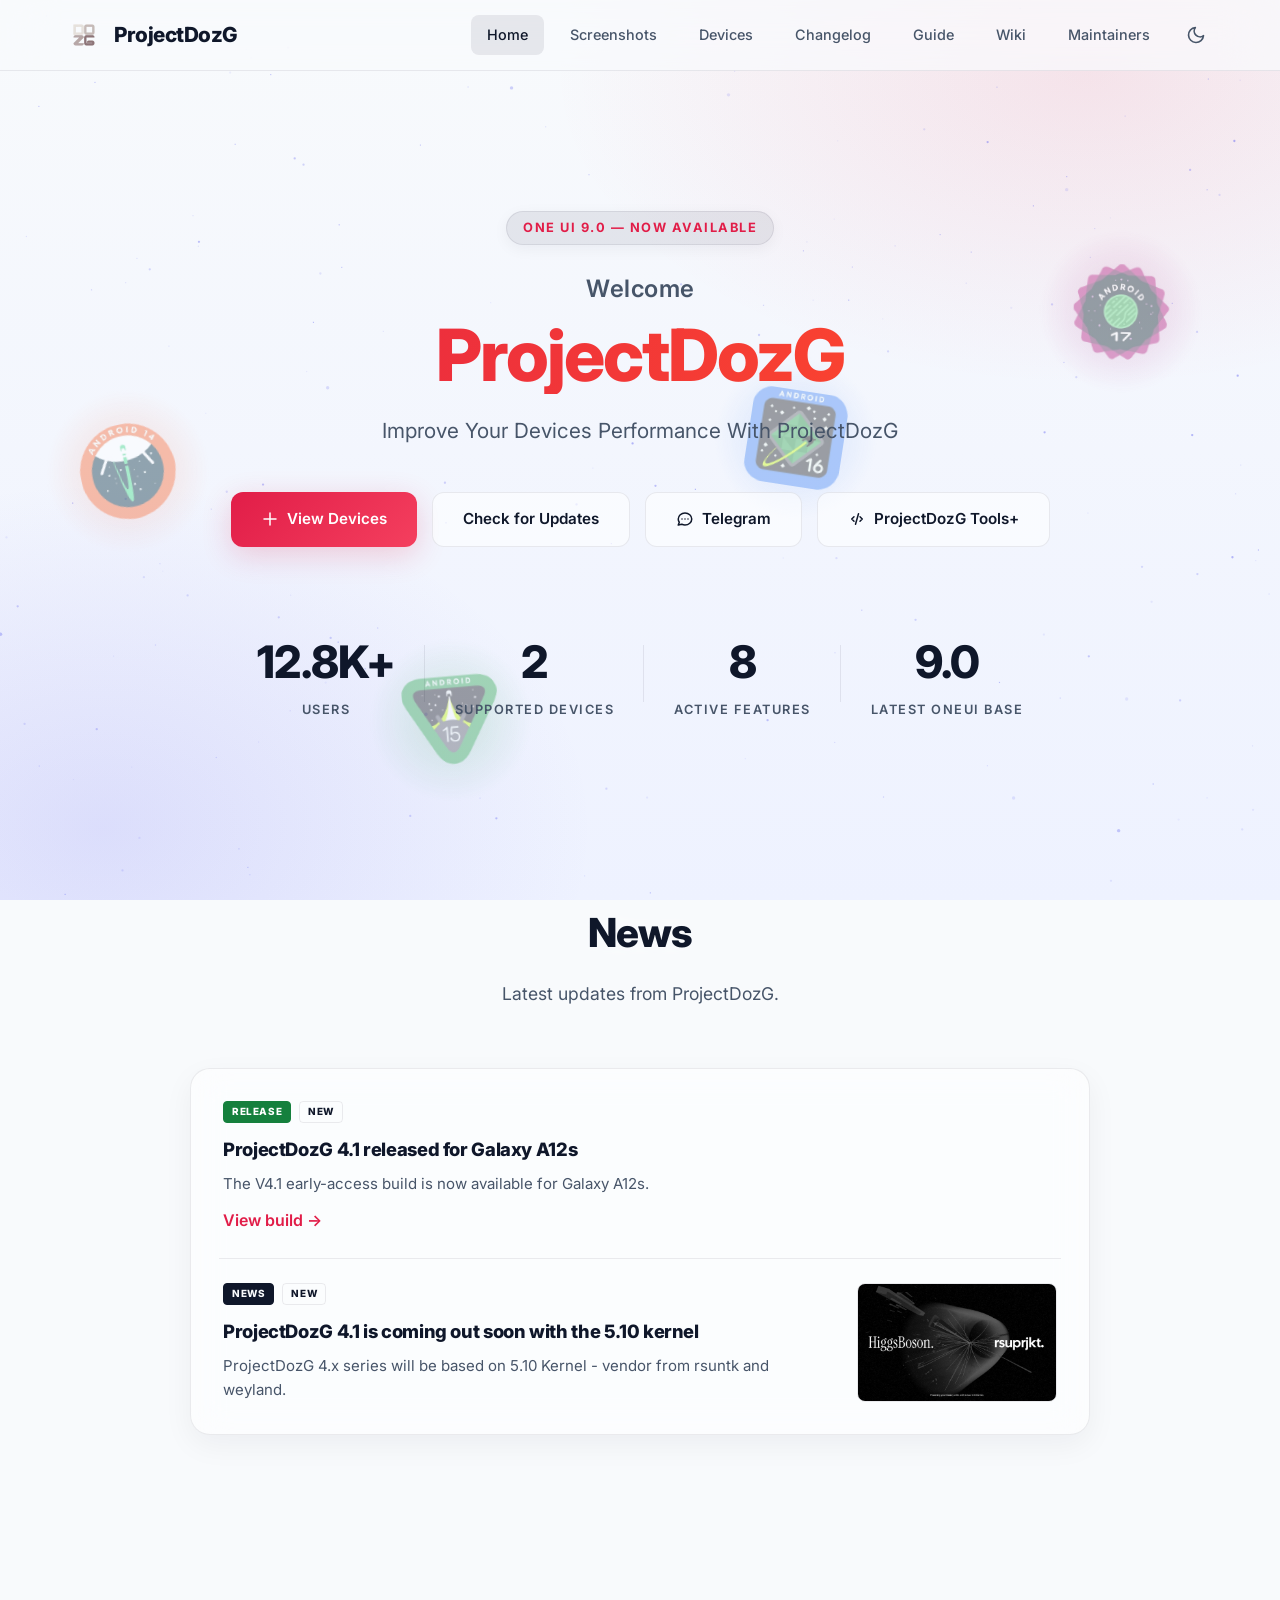
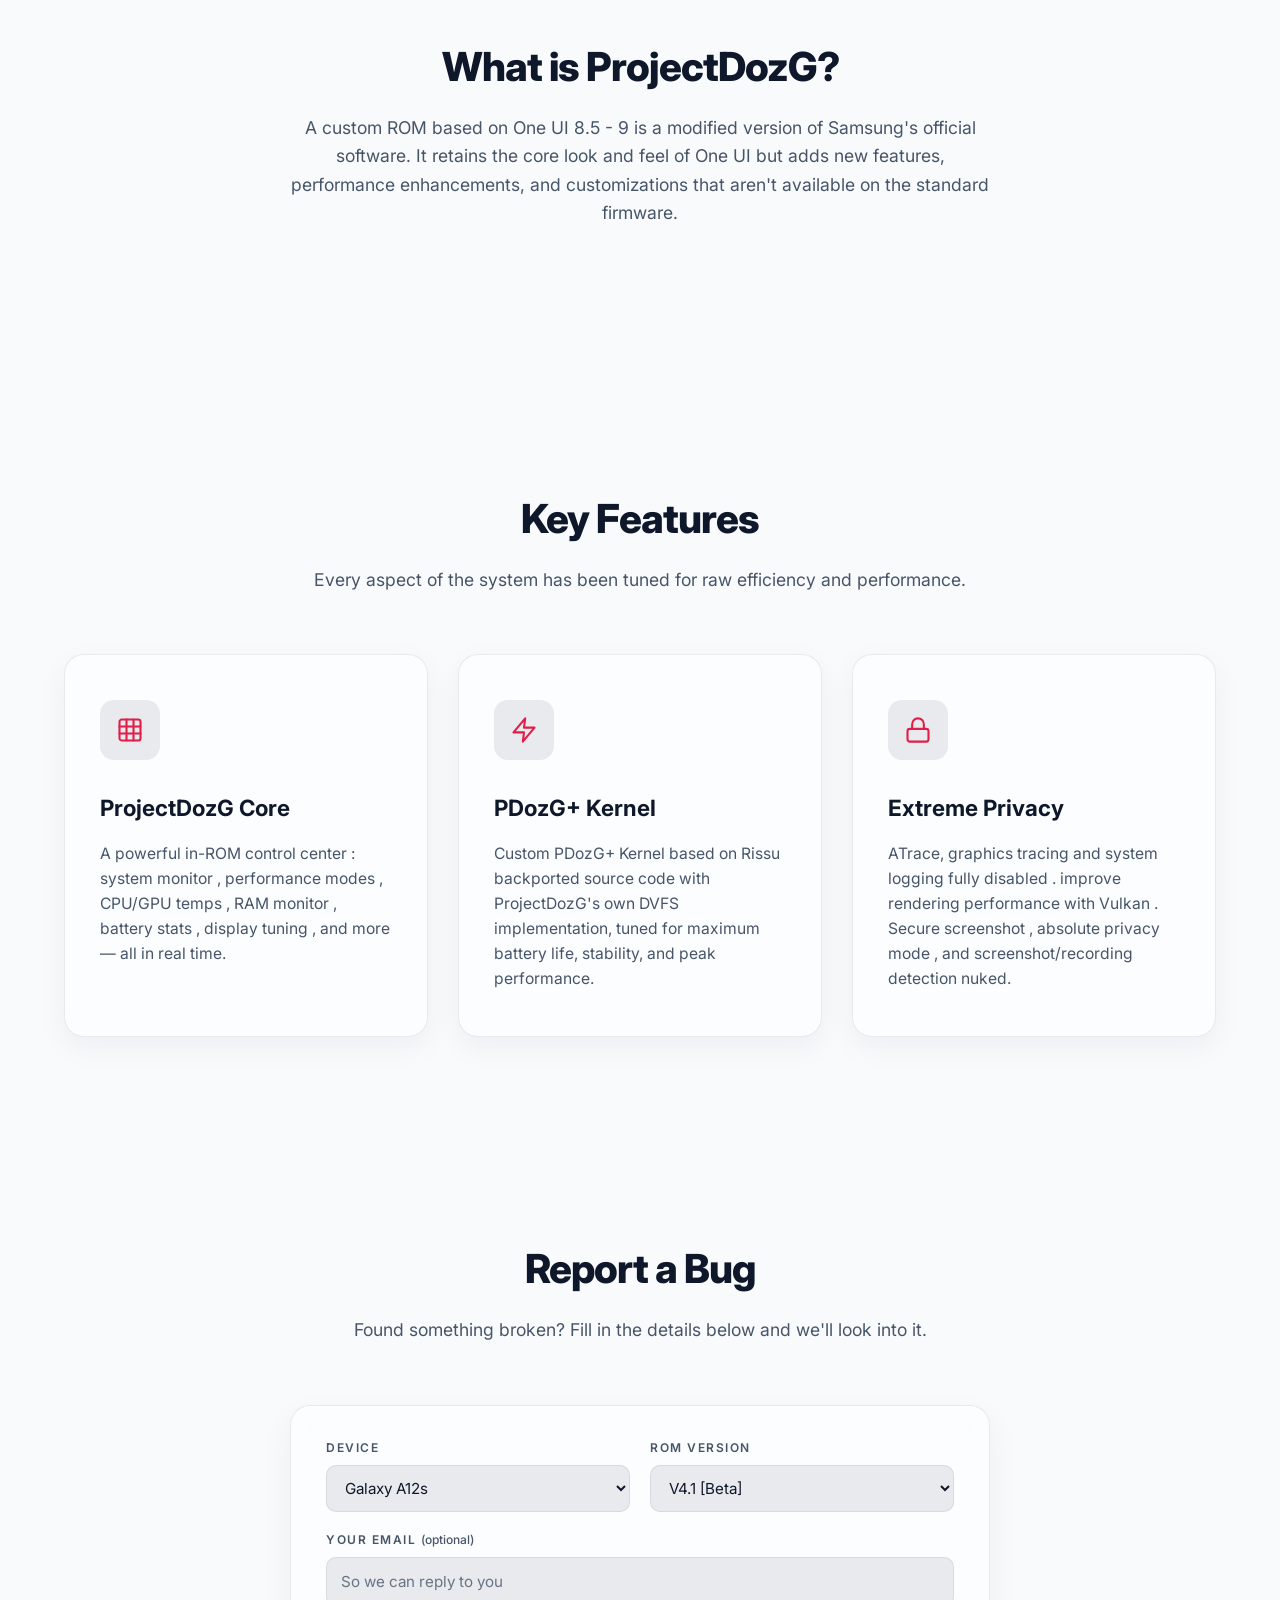
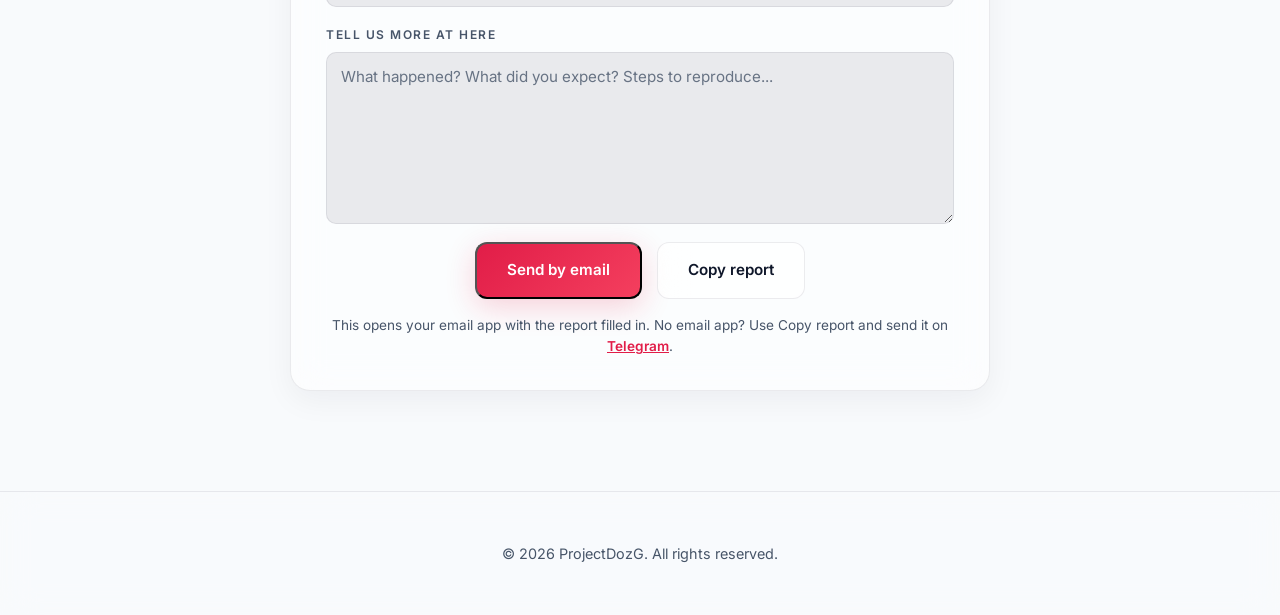
<file: index.html>
<!DOCTYPE html>
<html lang="en" data-theme="dark">
<head>
    <meta charset="UTF-8">
    <meta name="viewport" content="width=device-width, initial-scale=1.0">
    <meta name="theme-color" content="#08090d">
    <meta name="description" content="ProjectDozG: a custom One UI ROM with a tuned kernel, performance modes and extra privacy for Samsung Galaxy devices.">
    <title>ProjectDozG — Enhanced One UI 8.5–9</title>
    <link rel="icon" href="assets/logo-64.png" sizes="64x64" type="image/png">
    <link rel="apple-touch-icon" href="assets/logo-192.png">
    <link rel="preconnect" href="https://fonts.googleapis.com">
    <link rel="preconnect" href="https://fonts.gstatic.com" crossorigin>
    <link href="https://fonts.googleapis.com/css2?family=Inter:wght@400;500;600;700;800&family=JetBrains+Mono:wght@400&display=swap" rel="stylesheet">
    <link rel="stylesheet" href="style.css">
    <script>try{var t=localStorage.getItem('theme')||(matchMedia('(prefers-color-scheme: dark)').matches?'dark':'light');document.documentElement.dataset.theme=t;document.querySelector('meta[name="theme-color"]').content=t==='light'?'#f8fafc':'#08090d'}catch(e){}</script>
    <noscript><style>.reveal { opacity: 1; }</style></noscript>
</head>
<body>

    <a class="skip-link" href="#main">Skip to content</a>

    <div class="space" aria-hidden="true">
        <canvas id="space"></canvas>
    </div>

    <header>
        <a href="index.html" class="logo">
            <img src="assets/logo.webp" alt="" class="logo-img" width="40" height="40" fetchpriority="high">
            <span>ProjectDozG</span>
        </a>
        <div class="header-end">
            <nav aria-label="Main">
                <a href="index.html" class="active" aria-current="page">Home</a>
                <a href="screenshots.html">Screenshots</a>
                <a href="devices.html">Devices</a>
                <a href="changelog.html">Changelog</a>
                <a href="guide.html">Guide</a>
                <a href="wiki.html">Wiki</a>
                <a href="maintainers.html">Maintainers</a>
            </nav>
            <button type="button" class="theme-toggle-btn" id="themeToggle" aria-label="Toggle theme">
                <svg id="themeIcon" viewBox="0 0 24 24" aria-hidden="true"></svg>
            </button>
        </div>
    </header>

    <main id="main" tabindex="-1">
        <div class="hero">
            <span class="badge">ONE UI 9.0 — NOW AVAILABLE</span>
            <div class="welcome" aria-hidden="true"><span id="welcomeWord" lang="en">Welcome</span></div>
            <h1>ProjectDozG</h1>
            <p>Improve Your Devices Performance With ProjectDozG</p>

            <div class="btn-group">
                <a href="devices.html" class="btn btn-primary"><svg width="18" height="18" fill="none" stroke="currentColor" stroke-width="2" viewBox="0 0 24 24" aria-hidden="true"><path stroke-linecap="round" stroke-linejoin="round" d="M12 4v16m8-8H4"/></svg> View Devices</a>
                <a href="devices.html#Up" class="btn btn-secondary">Check for Updates</a>
                <a href="https://t.me/DaidozBuild" target="_blank" rel="noopener noreferrer" class="btn btn-secondary"><svg width="18" height="18" fill="none" stroke="currentColor" stroke-width="2" viewBox="0 0 24 24" aria-hidden="true"><path stroke-linecap="round" stroke-linejoin="round" d="M8 12h.01M12 12h.01M16 12h.01M21 12c0 4.418-4.03 8-9 8a9.863 9.863 0 01-4.255-.949L3 20l1.395-3.72C3.512 15.042 3 13.574 3 12c0-4.418 4.03-8 9-8s9 3.582 9 8z"/></svg> Telegram</a>
                <a href="wiki.html#tools" class="btn btn-secondary"><svg width="18" height="18" fill="none" stroke="currentColor" stroke-width="2" viewBox="0 0 24 24" aria-hidden="true"><path stroke-linecap="round" stroke-linejoin="round" d="M8 9l-3 3 3 3M16 9l3 3-3 3M14 5l-4 14"/></svg> ProjectDozG Tools+</a>
            </div>

            <div class="stats">
                <div class="stat-item">
                    <h3>12.8K+</h3>
                    <p>Users</p>
                </div>
                <div class="stat-item">
                    <h3>2</h3>
                    <p>Supported Devices</p>
                </div>
                <div class="stat-item">
                    <h3>8</h3>
                    <p>Active Features</p>
                </div>
                <div class="stat-item">
                    <h3>9.0</h3>
                    <p>Latest OneUI Base</p>
                </div>
            </div>
        </div>

        <section id="news" class="reveal">
            <h2 class="section-title">News</h2>
            <p class="section-desc">Latest updates from ProjectDozG.</p>

            <div class="news-list">
                <article class="news-item">
                    <div class="news-item-main">
                        <div class="news-meta">
                            <div class="news-badges">
                                <span class="news-badge is-release">RELEASE</span>
                                <span class="news-badge is-new">NEW</span>
                            </div>
                        </div>
                        <h3 class="news-title">ProjectDozG 4.1 released for Galaxy A12s</h3>
                        <p class="news-summary">The V4.1 early-access build is now available for Galaxy A12s.</p>
                        <a class="news-link" href="build.html?device=a12s&amp;build=v4.1">View build <span aria-hidden="true">→</span></a>
                    </div>
                </article>

                <article class="news-item">
                    <div class="news-item-main">
                        <div class="news-meta">
                            <div class="news-badges">
                                <span class="news-badge is-news">NEWS</span>
                                <span class="news-badge is-new">NEW</span>
                            </div>
                        </div>
                        <h3 class="news-title">ProjectDozG 4.1 is coming out soon with the 5.10 kernel</h3>
                        <p class="news-summary">ProjectDozG 4.x series will be based on 5.10 Kernel - vendor from rsuntk and weyland.</p>
                    </div>
                    <img class="news-thumb" src="assets/news/510-kernel.jpg" alt="HiggsBoson / rsuprjkt — powering the Galaxy A12s with the Linux 5.10 kernel" width="1280" height="720" loading="lazy" decoding="async">
                </article>
            </div>
        </section>

        <section id="about" class="reveal">
            <h2 class="section-title">What is ProjectDozG?</h2>
            <p class="section-desc">A custom ROM based on One UI 8.5 - 9 is a modified version of Samsung's official software. It retains the core look and feel of One UI but adds new features, performance enhancements, and customizations that aren't available on the standard firmware.</p>
        </section>

        <section id="features">
            <h2 class="section-title reveal">Key Features</h2>
            <p class="section-desc reveal">Every aspect of the system has been tuned for raw efficiency and performance.</p>

            <div class="features-grid">
                <div class="feature-card reveal" style="--delay: 0.1s;">
                    <div class="feature-icon-wrapper">
                        <svg viewBox="0 0 24 24" aria-hidden="true"><rect x="3" y="3" width="18" height="18" rx="2" ry="2"/><path d="M9 3v18M15 3v18M3 9h18M3 15h18"/></svg>
                    </div>
                    <h3>ProjectDozG Core</h3>
                    <p>A powerful in-ROM control center : system monitor , performance modes , CPU/GPU temps , RAM monitor , battery stats , display tuning , and more — all in real time.</p>
                </div>
                <div class="feature-card reveal" style="--delay: 0.2s;">
                    <div class="feature-icon-wrapper">
                        <svg viewBox="0 0 24 24" aria-hidden="true"><polygon points="13 2 3 14 12 14 11 22 21 10 12 10 13 2"/></svg>
                    </div>
                    <h3>PDozG+ Kernel</h3>
                    <p>Custom PDozG+ Kernel based on Rissu backported source code with ProjectDozG's own DVFS implementation, tuned for maximum battery life, stability, and peak performance.</p>
                </div>
                <div class="feature-card reveal" style="--delay: 0.3s;">
                    <div class="feature-icon-wrapper">
                        <svg viewBox="0 0 24 24" aria-hidden="true"><rect x="3" y="11" width="18" height="11" rx="2" ry="2"/><path d="M7 11V7a5 5 0 0 1 10 0v4"/></svg>
                    </div>
                    <h3>Extreme Privacy</h3>
                    <p>ATrace, graphics tracing and system logging fully disabled . improve rendering performance with Vulkan . Secure screenshot , absolute privacy mode , and screenshot/recording detection nuked.</p>
                </div>
            </div>
        </section>
        <section id="bugs">
            <h2 class="section-title reveal">Report a Bug</h2>
            <p class="section-desc reveal">Found something broken? Fill in the details below and we'll look into it.</p>

            <form class="bug-form reveal" id="bugForm" novalidate>
                <div class="field-row">
                    <div class="field">
                        <label class="build-label" for="bugDevice">Device</label>
                        <select class="field-input" id="bugDevice" required>
                            <option>Galaxy A12s</option>
                            <option>Galaxy A22</option>
                            <option>Other</option>
                        </select>
                    </div>
                    <div class="field">
                        <label class="build-label" for="bugVersion">ROM version</label>
                        <select class="field-input" id="bugVersion" required>
                            <option>V4.1 [Beta]</option>
                            <option>V3.5.3</option>
                            <option>Beta V3.1</option>
                            <option>Other</option>
                        </select>
                    </div>
                </div>

                <div class="field">
                    <label class="build-label" for="bugEmail">Your email <span class="optional">(optional)</span></label>
                    <input class="field-input" type="email" id="bugEmail" autocomplete="email" placeholder="So we can reply to you">
                </div>

                <div class="field">
                    <label class="build-label" for="bugDetails">Tell us more at here</label>
                    <textarea class="field-input" id="bugDetails" rows="6" required placeholder="What happened? What did you expect? Steps to reproduce..."></textarea>
                </div>

                <div class="btn-group">
                    <button type="submit" class="btn btn-primary">Send by email</button>
                    <button type="button" class="btn btn-secondary" id="bugCopy">Copy report</button>
                </div>
                <p class="form-note" id="bugNote" aria-live="polite">This opens your email app with the report filled in. No email app? Use Copy report and send it on <a href="https://t.me/DaidozBuild" target="_blank" rel="noopener noreferrer">Telegram</a>.</p>
            </form>
        </section>
    </main>

    <footer>
        <p>© <span data-year>2026</span> ProjectDozG. All rights reserved.</p>
    </footer>

    <script src="script.js" defer></script>
    <script src="space.js" defer></script>
    <script src="home.js" defer></script>
</body>
</html>
</file>
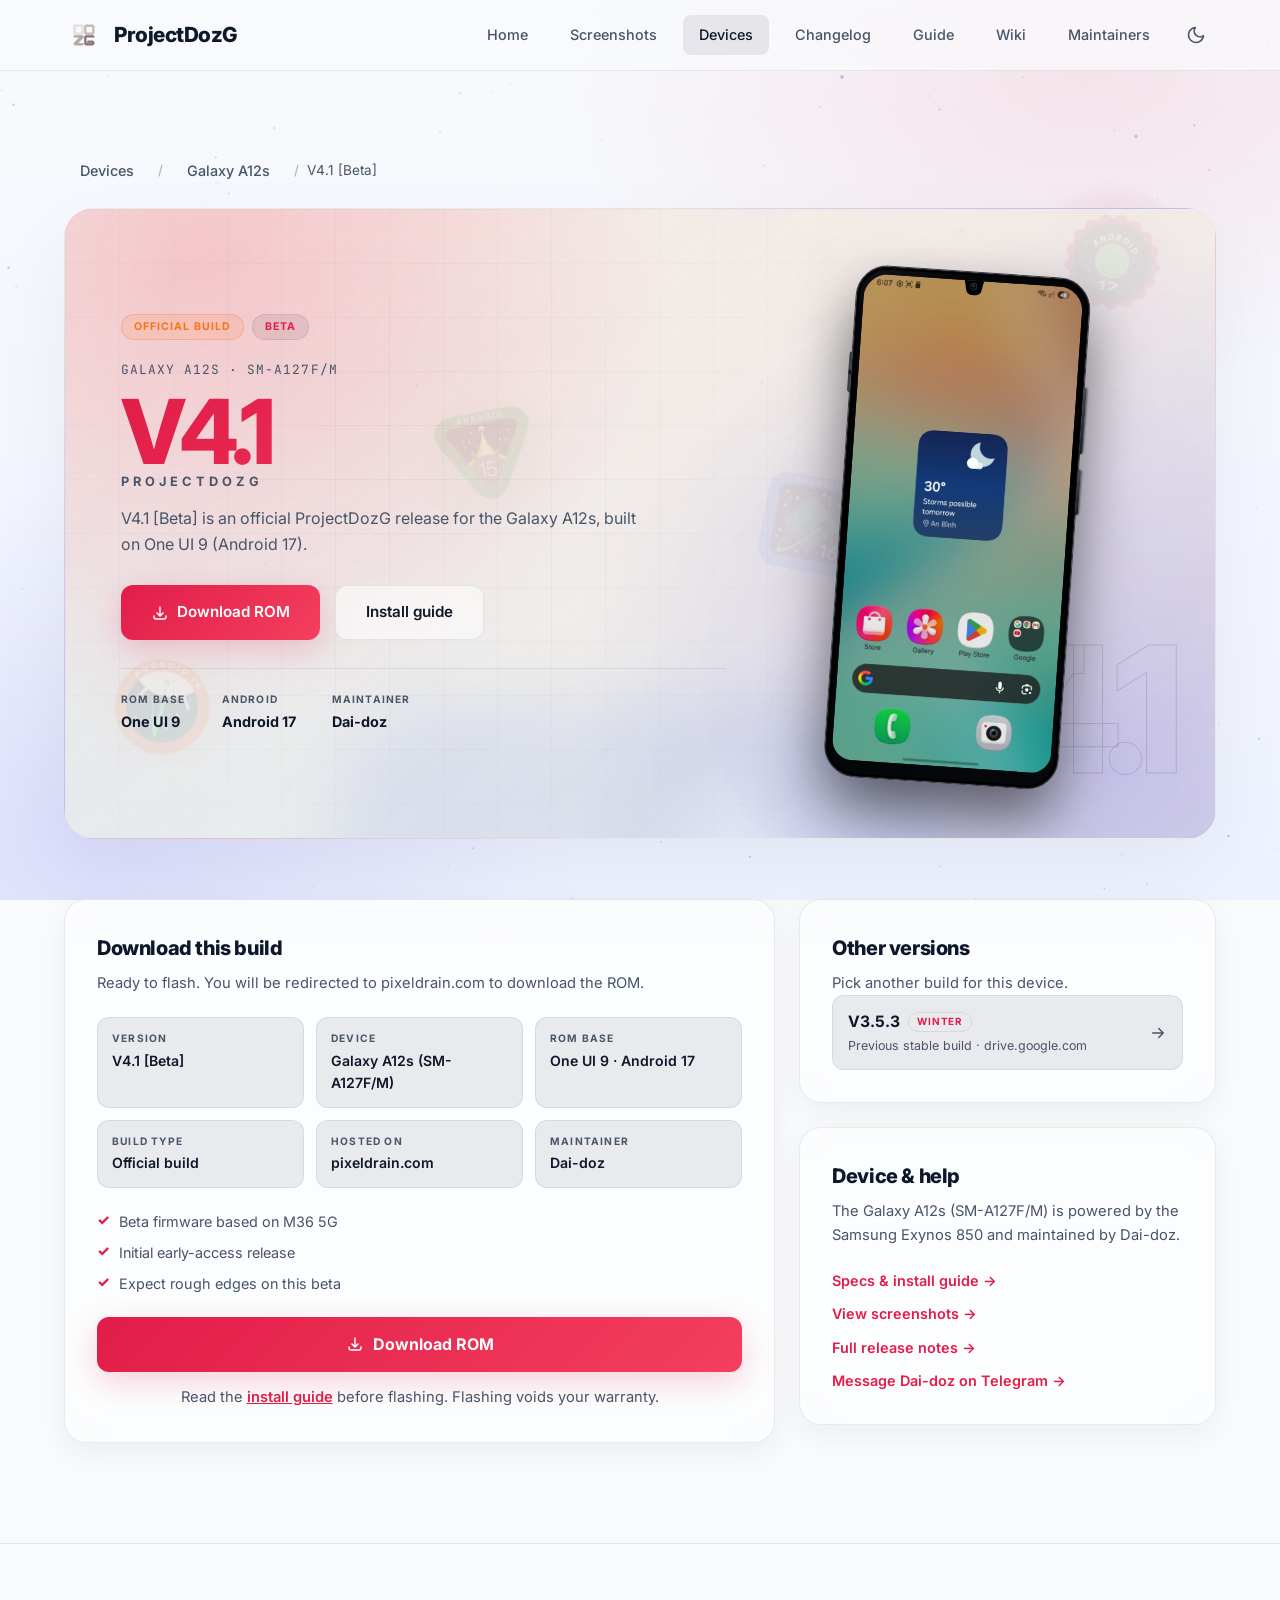
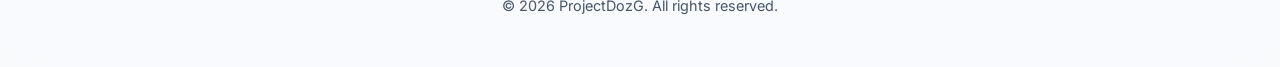
<file: build.html>
<!DOCTYPE html>
<html lang="en" data-theme="dark">
<head>
    <meta charset="UTF-8">
    <meta name="viewport" content="width=device-width, initial-scale=1.0">
    <meta name="theme-color" content="#08090d">
    <meta name="description" content="ProjectDozG build details, banner and download.">
    <title>Build — ProjectDozG</title>
    <link rel="icon" href="assets/logo-64.png" sizes="64x64" type="image/png">
    <link rel="apple-touch-icon" href="assets/logo-192.png">
    <link rel="preconnect" href="https://fonts.googleapis.com">
    <link rel="preconnect" href="https://fonts.gstatic.com" crossorigin>
    <link href="https://fonts.googleapis.com/css2?family=Inter:wght@400;500;600;700;800&family=JetBrains+Mono:wght@400&display=swap" rel="stylesheet">
    <link rel="stylesheet" href="style.css">
    <script>try{var t=localStorage.getItem('theme')||(matchMedia('(prefers-color-scheme: dark)').matches?'dark':'light');document.documentElement.dataset.theme=t;document.querySelector('meta[name="theme-color"]').content=t==='light'?'#f8fafc':'#08090d'}catch(e){}</script>
    <noscript><style>.reveal { opacity: 1; }</style></noscript>
</head>
<body>

    <a class="skip-link" href="#main">Skip to content</a>

    <div class="space" aria-hidden="true">
        <canvas id="space"></canvas>
    </div>

    <header>
        <a href="index.html" class="logo">
            <img src="assets/logo.webp" alt="" class="logo-img" width="40" height="40" fetchpriority="high">
            <span>ProjectDozG</span>
        </a>
        <div class="header-end">
            <nav aria-label="Main">
                <a href="index.html">Home</a>
                <a href="screenshots.html">Screenshots</a>
                <a href="devices.html" class="active" aria-current="page">Devices</a>
                <a href="changelog.html">Changelog</a>
                <a href="guide.html">Guide</a>
                <a href="wiki.html">Wiki</a>
                <a href="maintainers.html">Maintainers</a>
            </nav>
            <button type="button" class="theme-toggle-btn" id="themeToggle" aria-label="Toggle theme">
                <svg id="themeIcon" viewBox="0 0 24 24" aria-hidden="true"></svg>
            </button>
        </div>
    </header>

    <main id="main" class="build-page" tabindex="-1">
        <section class="build-hero" id="buildContent">
            <nav class="build-breadcrumb" aria-label="Breadcrumb">
                <a href="devices.html">Devices</a>
                <span class="build-crumb-sep" aria-hidden="true">/</span>
                <a href="devices.html" id="crumbDevice">Device</a>
                <span class="build-crumb-sep" aria-hidden="true">/</span>
                <span id="crumbBuild" aria-current="page">Build</span>
            </nav>

            <div class="build-banner" id="buildBanner">
                <div class="build-banner-copy">
                    <div class="build-eyebrow">
                        <span class="build-status" id="buildStatus">Official build</span>
                        <span class="build-tag" id="buildTag">Beta</span>
                    </div>

                    <p class="build-device" id="buildDevice">ProjectDozG build</p>

                    <h1>
                        <span class="build-version" id="buildVersion">V4.1</span>
                        <span class="build-wordmark">ProjectDozG</span>
                    </h1>

                    <p class="build-desc" id="buildDesc"></p>

                    <div class="btn-group build-actions">
                        <a class="btn btn-primary" id="bannerDownload" target="_blank" rel="noopener noreferrer">
                            <svg width="18" height="18" fill="none" stroke="currentColor" stroke-width="2" viewBox="0 0 24 24" aria-hidden="true"><path stroke-linecap="round" stroke-linejoin="round" d="M4 16v1a3 3 0 003 3h10a3 3 0 003-3v-1m-4-4l-4 4m0 0l-4-4m4 4V4"/></svg>
                            <span id="bannerDownloadText">Download ROM</span>
                        </a>
                        <a class="btn btn-secondary" id="bannerGuide" href="guide.html">Install guide</a>
                    </div>

                    <ul class="build-facts">
                        <li><span>ROM base</span><strong id="factBase">—</strong></li>
                        <li><span>Android</span><strong id="factAndroid">—</strong></li>
                        <li><span>Maintainer</span><strong id="factMaintainer">—</strong></li>
                    </ul>
                </div>

                <div class="build-banner-visual">
                    <span class="build-watermark" id="buildWatermark" aria-hidden="true">V4.1</span>
                    <div class="build-phone">
                        <span class="shot-notch" aria-hidden="true"></span>
                        <span class="shot-key shot-key-volume" aria-hidden="true"></span>
                        <span class="shot-key shot-key-power" aria-hidden="true"></span>
                        <span class="shot-sim" aria-hidden="true"></span>
                        <img id="buildShot" src="screenshots/v4.1/3.jpg" alt="" width="576" height="1280" decoding="async">
                    </div>
                </div>
            </div>
        </section>

        <section class="build-detail" id="buildDetail">
            <div class="build-layout">
                <article class="build-panel reveal">
                    <h2>Download this build</h2>
                    <p id="downloadDesc"></p>

                    <dl class="build-meta">
                        <div><dt>Version</dt><dd id="metaVersion">—</dd></div>
                        <div><dt>Device</dt><dd id="metaDevice">—</dd></div>
                        <div><dt>ROM base</dt><dd id="metaBase">—</dd></div>
                        <div><dt>Build type</dt><dd id="metaType">—</dd></div>
                        <div><dt>Hosted on</dt><dd id="metaHost">—</dd></div>
                        <div><dt>Maintainer</dt><dd id="metaMaintainer">—</dd></div>
                    </dl>

                    <ul class="build-highlights" id="buildHighlights"></ul>

                    <a class="build-download" id="detailDownload" target="_blank" rel="noopener noreferrer">
                        <svg width="18" height="18" fill="none" stroke="currentColor" stroke-width="2" viewBox="0 0 24 24" aria-hidden="true"><path stroke-linecap="round" stroke-linejoin="round" d="M4 16v1a3 3 0 003 3h10a3 3 0 003-3v-1m-4-4l-4 4m0 0l-4-4m4 4V4"/></svg>
                        <span id="detailDownloadText">Download ROM</span>
                    </a>

                    <p class="build-note" id="buildNote">Read the <a href="guide.html">install guide</a> before flashing. Flashing voids your warranty.</p>
                </article>

                <aside class="build-side">
                    <div class="build-panel reveal">
                        <h2>Other versions</h2>
                        <p>Pick another build for this device.</p>
                        <div class="build-list" id="otherBuilds"></div>
                    </div>

                    <div class="build-panel reveal">
                        <h2>Device &amp; help</h2>
                        <p id="deviceInfo"></p>
                        <div class="build-links">
                            <a class="card-more" id="deviceWiki" href="devices.html">Specs &amp; install guide →</a>
                            <a class="card-more" id="buildScreenshots" href="screenshots.html">View screenshots →</a>
                            <a class="card-more" href="changelog.html">Full release notes →</a>
                            <a class="card-more" id="deviceTelegram" href="https://t.me/Daidoza" target="_blank" rel="noopener noreferrer">Message maintainer on Telegram →</a>
                        </div>
                    </div>
                </aside>
            </div>
        </section>

        <section class="build-missing" id="buildMissing" hidden>
            <span class="badge">Build not found</span>
            <h1>That build isn't here</h1>
            <p>The version you followed may have moved. Pick a device and try again.</p>
            <a class="btn btn-primary" href="devices.html">Browse devices</a>
        </section>
    </main>

    <footer>
        <p>© <span data-year>2026</span> ProjectDozG. All rights reserved.</p>
    </footer>

    <script src="script.js" defer></script>
    <script src="space.js" defer></script>
    <script src="builds.js" defer></script>
    <script src="build.js" defer></script>
</body>
</html>
</file>
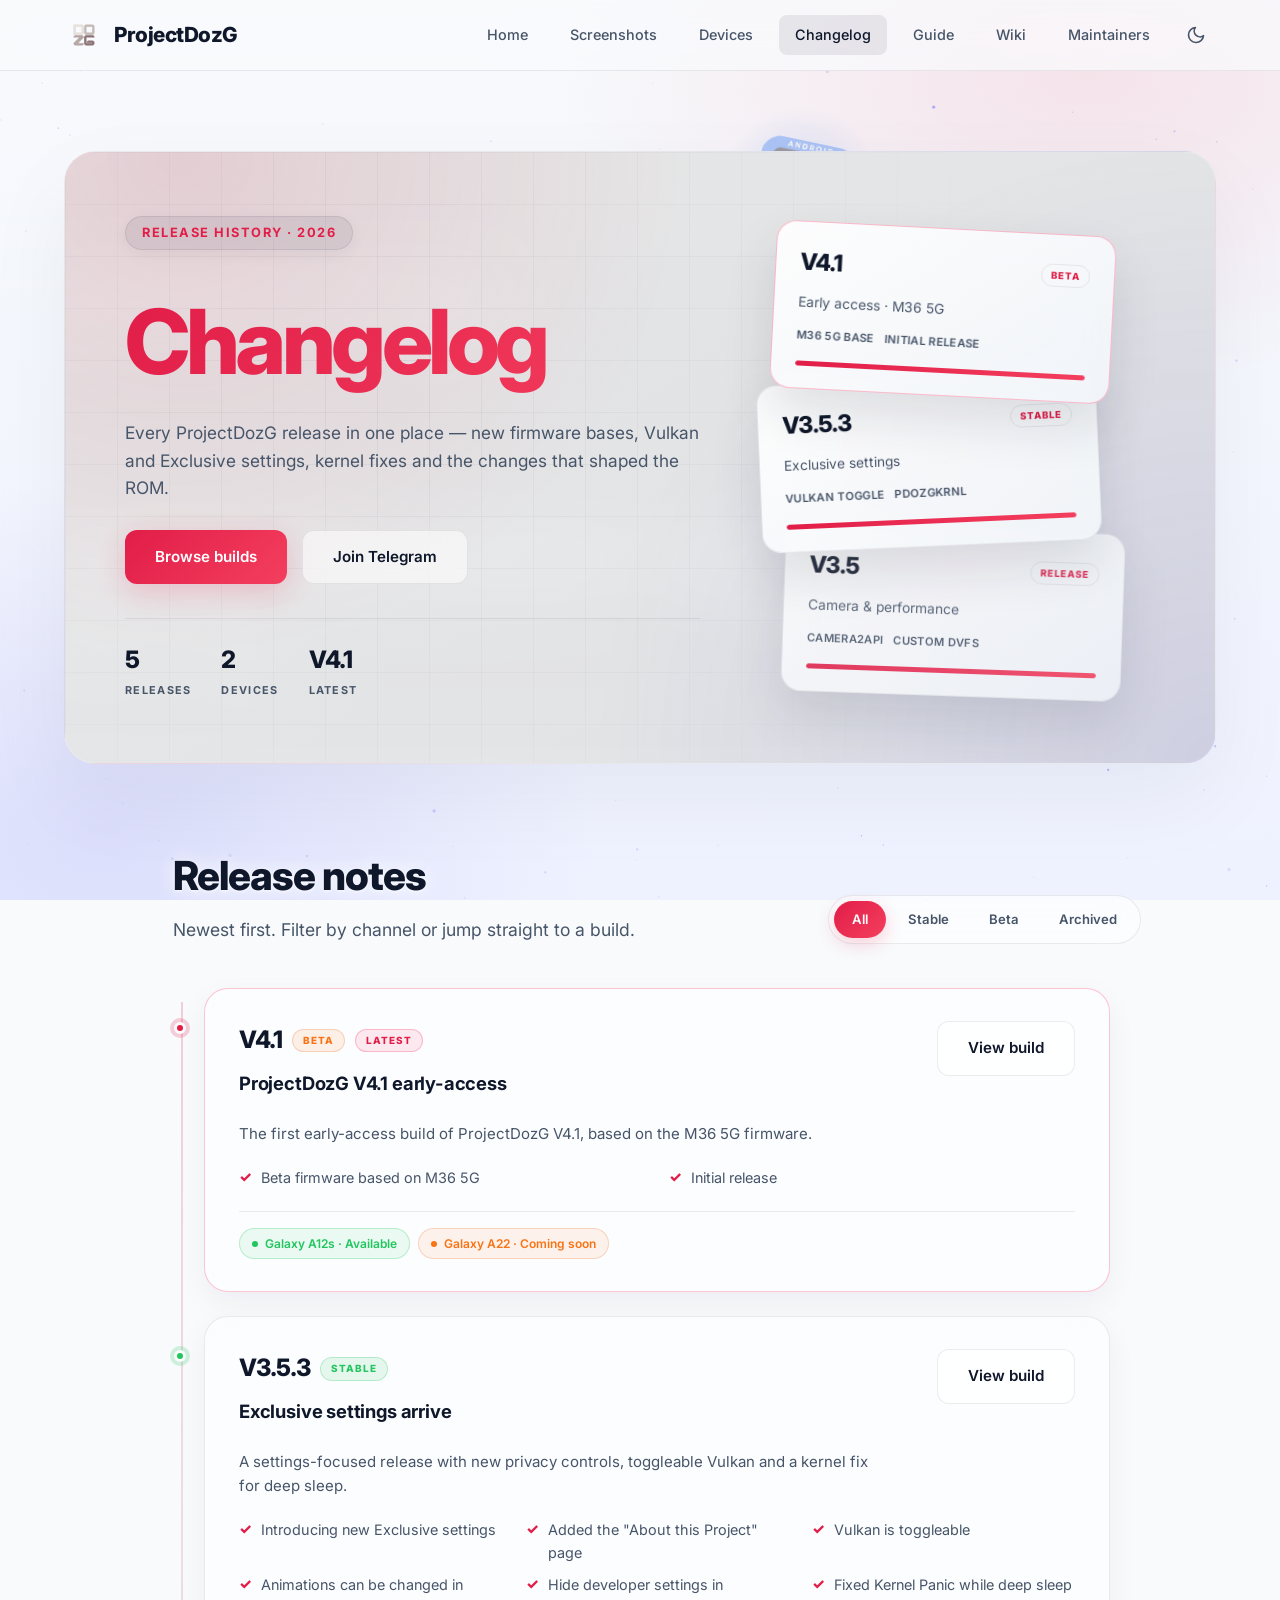
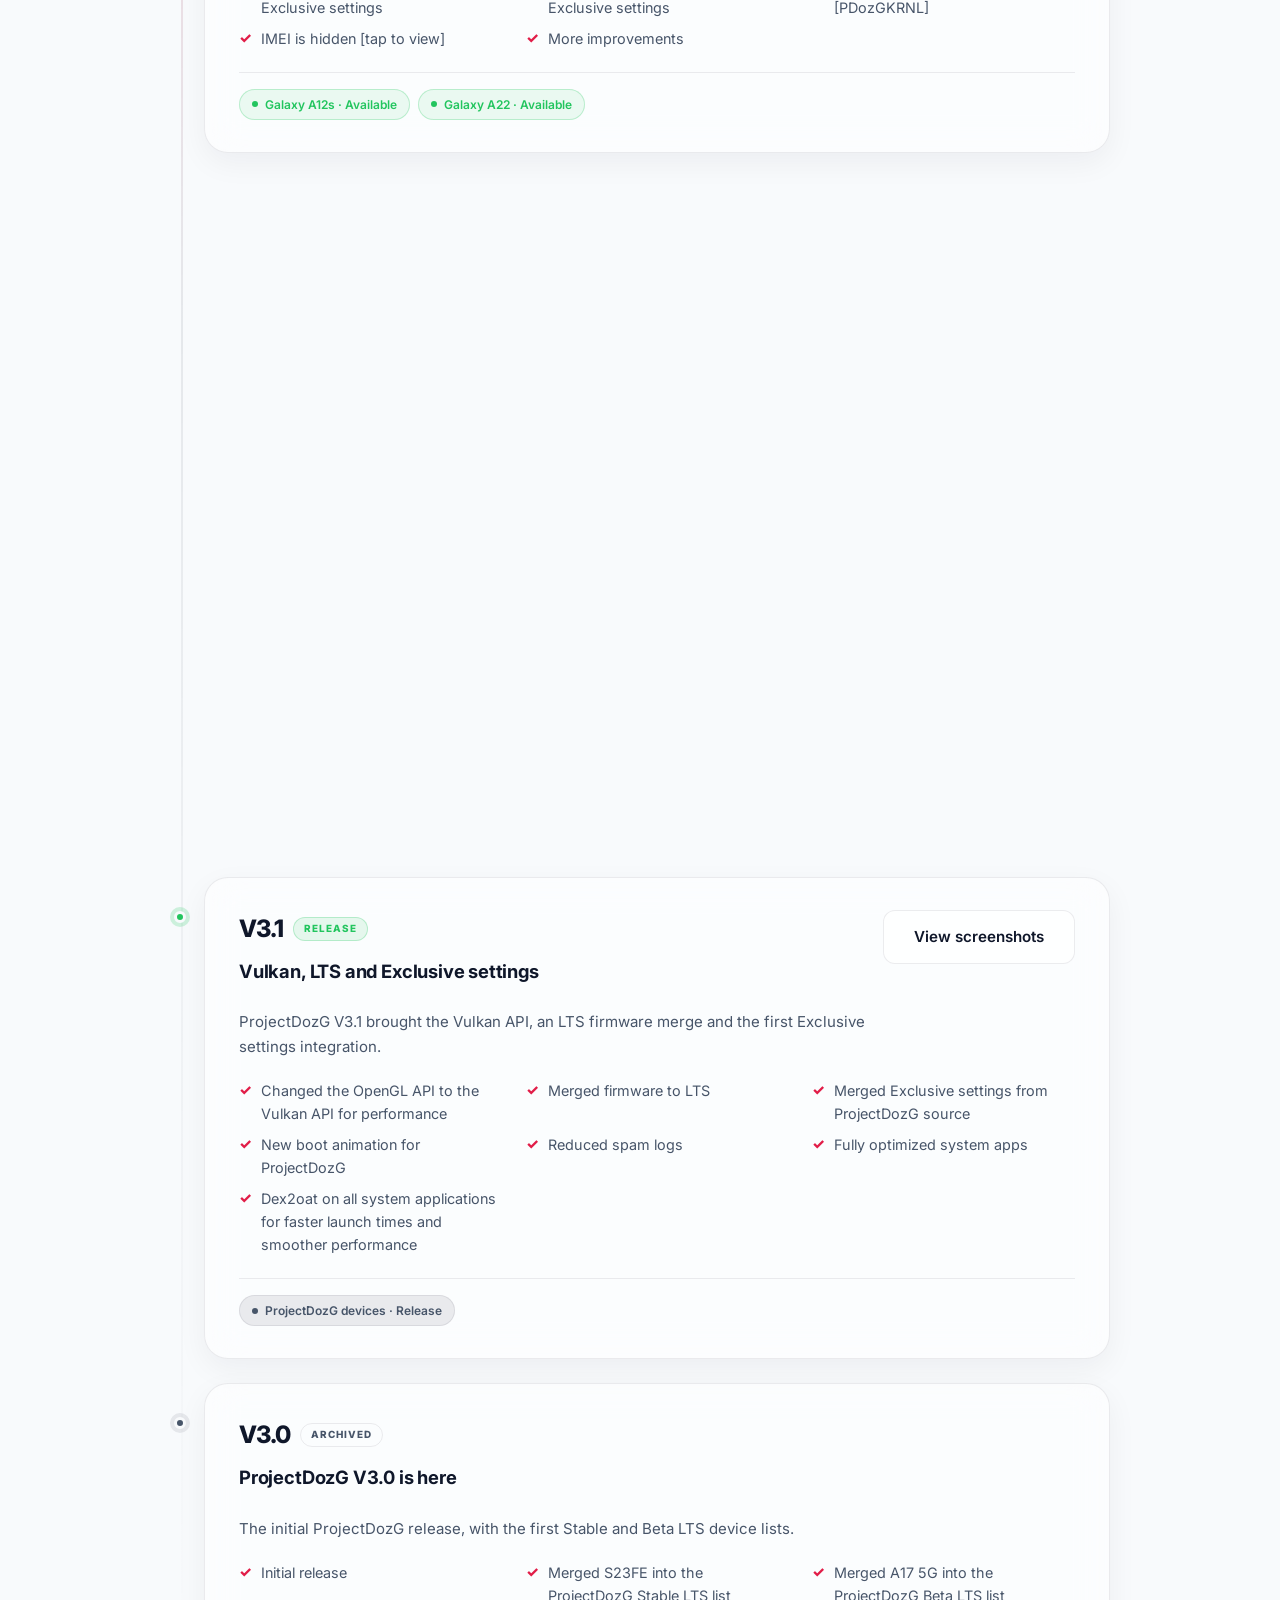
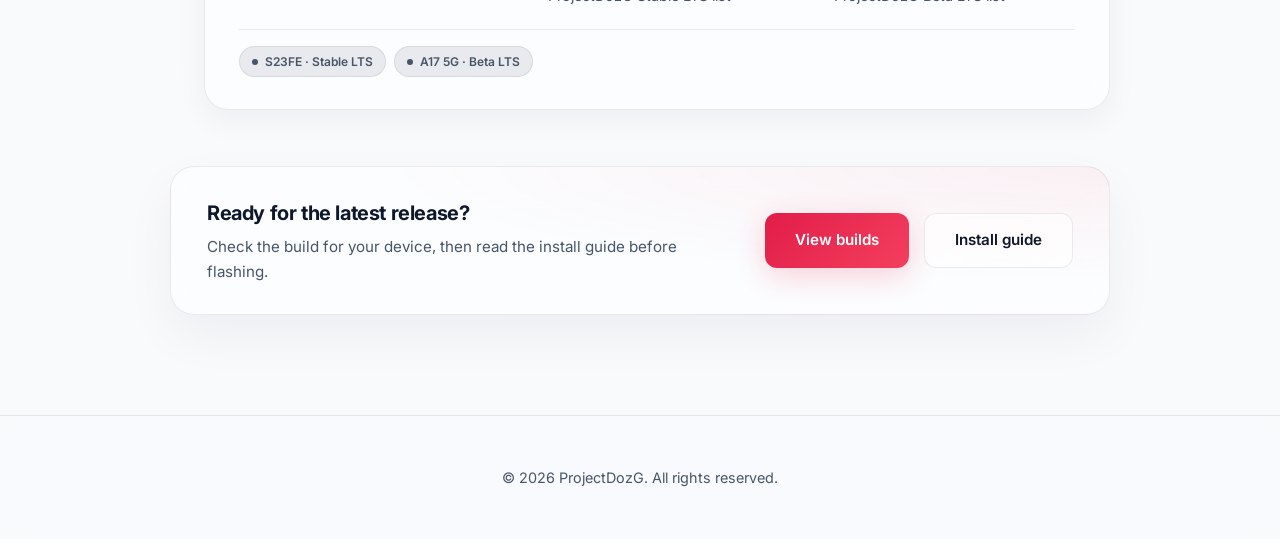
<file: changelog.html>
<!DOCTYPE html>
<html lang="en" data-theme="dark">
<head>
    <meta charset="UTF-8">
    <meta name="viewport" content="width=device-width, initial-scale=1.0">
    <meta name="theme-color" content="#08090d">
    <meta name="description" content="ProjectDozG changelog: every release, kernel update, privacy improvement and device release in one timeline.">
    <title>Changelog — ProjectDozG</title>
    <link rel="icon" href="assets/logo-64.png" sizes="64x64" type="image/png">
    <link rel="apple-touch-icon" href="assets/logo-192.png">
    <link rel="preconnect" href="https://fonts.googleapis.com">
    <link rel="preconnect" href="https://fonts.gstatic.com" crossorigin>
    <link href="https://fonts.googleapis.com/css2?family=Inter:wght@400;500;600;700;800&family=JetBrains+Mono:wght@400&display=swap" rel="stylesheet">
    <link rel="stylesheet" href="style.css">
    <script>try{var t=localStorage.getItem('theme')||(matchMedia('(prefers-color-scheme: dark)').matches?'dark':'light');document.documentElement.dataset.theme=t;document.querySelector('meta[name="theme-color"]').content=t==='light'?'#f8fafc':'#08090d'}catch(e){}</script>
    <noscript><style>.reveal { opacity: 1; }</style></noscript>
</head>
<body>

    <a class="skip-link" href="#main">Skip to content</a>

    <div class="space" aria-hidden="true">
        <canvas id="space"></canvas>
    </div>

    <header>
        <a href="index.html" class="logo">
            <img src="assets/logo.webp" alt="" class="logo-img" width="40" height="40" fetchpriority="high">
            <span>ProjectDozG</span>
        </a>
        <div class="header-end">
            <nav aria-label="Main">
                <a href="index.html">Home</a>
                <a href="screenshots.html">Screenshots</a>
                <a href="devices.html">Devices</a>
                <a href="changelog.html" class="active" aria-current="page">Changelog</a>
                <a href="guide.html">Guide</a>
                <a href="wiki.html">Wiki</a>
                <a href="maintainers.html">Maintainers</a>
            </nav>
            <button type="button" class="theme-toggle-btn" id="themeToggle" aria-label="Toggle theme">
                <svg id="themeIcon" viewBox="0 0 24 24" aria-hidden="true"></svg>
            </button>
        </div>
    </header>

    <main id="main" tabindex="-1">
        <!-- Custom changelog banner. To use another backdrop, change
             --changelog-banner on .changelog-banner in style.css. -->
        <section class="changelog-hero" id="changelog">
            <div class="changelog-banner">
                <div class="changelog-banner-copy">
                    <span class="badge">Release history · 2026</span>
                    <h1>Changelog</h1>
                    <p class="changelog-lead">Every ProjectDozG release in one place — new firmware bases, Vulkan and Exclusive settings, kernel fixes and the changes that shaped the ROM.</p>

                    <div class="btn-group changelog-actions">
                        <a href="devices.html" class="btn btn-primary">Browse builds</a>
                        <a href="https://t.me/DaidozBuild" target="_blank" rel="noopener noreferrer" class="btn btn-secondary">Join Telegram</a>
                    </div>

                    <ul class="changelog-stats">
                        <li><strong>5</strong><span>Releases</span></li>
                        <li><strong>2</strong><span>Devices</span></li>
                        <li><strong>V4.1</strong><span>Latest</span></li>
                    </ul>
                </div>

                <div class="changelog-banner-visual" aria-hidden="true">
                    <div class="release-stack">
                        <article class="release-preview is-latest">
                            <div class="release-preview-top">
                                <span class="release-preview-version">V4.1</span>
                                <span class="release-preview-tag">Beta</span>
                            </div>
                            <p class="release-preview-name">Early access · M36 5G</p>
                            <div class="release-preview-meta"><span>M36 5G base</span><span>Initial release</span></div>
                            <div class="release-preview-bar"><span style="--progress: 100%"></span></div>
                        </article>

                        <article class="release-preview is-stable">
                            <div class="release-preview-top">
                                <span class="release-preview-version">V3.5.3</span>
                                <span class="release-preview-tag">Stable</span>
                            </div>
                            <p class="release-preview-name">Exclusive settings</p>
                            <div class="release-preview-meta"><span>Vulkan toggle</span><span>PDozGKRNL</span></div>
                            <div class="release-preview-bar"><span style="--progress: 100%"></span></div>
                        </article>

                        <article class="release-preview is-old">
                            <div class="release-preview-top">
                                <span class="release-preview-version">V3.5</span>
                                <span class="release-preview-tag">Release</span>
                            </div>
                            <p class="release-preview-name">Camera &amp; performance</p>
                            <div class="release-preview-meta"><span>Camera2API</span><span>Custom DVFS</span></div>
                            <div class="release-preview-bar"><span style="--progress: 100%"></span></div>
                        </article>
                    </div>
                </div>
            </div>
        </section>

        <section class="changelog-section" aria-labelledby="releaseNotesTitle">
            <div class="changelog-section-head">
                <div>
                    <h2 class="section-title" id="releaseNotesTitle">Release notes</h2>
                    <p class="section-desc">Newest first. Filter by channel or jump straight to a build.</p>
                </div>

                <div class="changelog-filters" id="changelogFilters" role="group" aria-label="Filter releases" hidden>
                    <button type="button" class="changelog-filter is-active" data-filter="all" aria-pressed="true">All</button>
                    <button type="button" class="changelog-filter" data-filter="stable" aria-pressed="false">Stable</button>
                    <button type="button" class="changelog-filter" data-filter="beta" aria-pressed="false">Beta</button>
                    <button type="button" class="changelog-filter" data-filter="archived" aria-pressed="false">Archived</button>
                </div>
            </div>

            <ol class="changelog-list" id="changelogList">
                <!-- Add a release by copying one <li> block. Keep newest first,
                     and set data-status to beta, stable or archived. -->

                <li class="release-entry is-latest reveal" id="v4.1" data-status="beta">
                    <article class="release-card" aria-labelledby="release-v4-1-title">
                        <div class="release-head">
                            <div>
                                <div class="release-eyebrow">
                                    <span class="release-version">V4.1</span>
                                    <span class="release-badge is-beta">Beta</span>
                                    <span class="release-badge is-latest">Latest</span>
                                </div>
                                <h3 id="release-v4-1-title">ProjectDozG V4.1 early-access</h3>
                            </div>
                            <a class="btn btn-secondary release-link" href="build.html?device=a12s&amp;build=v4.1">View build</a>
                        </div>

                        <p class="release-summary">The first early-access build of ProjectDozG V4.1, based on the M36 5G firmware.</p>

                        <ul class="release-changes">
                            <li>Beta firmware based on M36 5G</li>
                            <li>Initial release</li>
                        </ul>

                        <div class="release-devices">
                            <a class="device-chip is-ready" href="build.html?device=a12s&amp;build=v4.1">Galaxy A12s · Available</a>
                            <a class="device-chip is-soon" href="build.html?device=a22&amp;build=v4.1">Galaxy A22 · Coming soon</a>
                        </div>
                    </article>
                </li>

                <li class="release-entry reveal" id="v3.5.3" data-status="stable">
                    <article class="release-card" aria-labelledby="release-v3-5-3-title">
                        <div class="release-head">
                            <div>
                                <div class="release-eyebrow">
                                    <span class="release-version">V3.5.3</span>
                                    <span class="release-badge is-stable">Stable</span>
                                </div>
                                <h3 id="release-v3-5-3-title">Exclusive settings arrive</h3>
                            </div>
                            <a class="btn btn-secondary release-link" href="build.html?device=a12s&amp;build=v3.5.3">View build</a>
                        </div>

                        <p class="release-summary">A settings-focused release with new privacy controls, toggleable Vulkan and a kernel fix for deep sleep.</p>

                        <ul class="release-changes">
                            <li>Introducing new Exclusive settings</li>
                            <li>Added the "About this Project" page</li>
                            <li>Vulkan is toggleable</li>
                            <li>Animations can be changed in Exclusive settings</li>
                            <li>Hide developer settings in Exclusive settings</li>
                            <li>Fixed Kernel Panic while deep sleep [PDozGKRNL]</li>
                            <li>IMEI is hidden [tap to view]</li>
                            <li>More improvements</li>
                        </ul>

                        <div class="release-devices">
                            <a class="device-chip is-ready" href="build.html?device=a12s&amp;build=v3.5.3">Galaxy A12s · Available</a>
                            <a class="device-chip is-ready" href="build.html?device=a22&amp;build=v3.5.3">Galaxy A22 · Available</a>
                        </div>
                    </article>
                </li>

                <li class="release-entry reveal" id="v3.5" data-status="stable">
                    <article class="release-card" aria-labelledby="release-v3-5-title">
                        <div class="release-head">
                            <div>
                                <div class="release-eyebrow">
                                    <span class="release-version">V3.5</span>
                                    <span class="release-badge is-stable">Release</span>
                                </div>
                                <h3 id="release-v3-5-title">Camera, performance and system tuning</h3>
                            </div>
                            <a class="btn btn-secondary release-link" href="screenshots.html">View screenshots</a>
                        </div>

                        <p class="release-summary">A feature-heavy release focused on camera support, system app optimization, RAM management and useful new tools.</p>

                        <ul class="release-changes">
                            <li>New boot animation from ProjectDozG</li>
                            <li>Reduced spam logs</li>
                            <li>Fully optimized system apps</li>
                            <li>Dex2oat on all system applications for faster launch times and smoother performance</li>
                            <li>Added Audio eraser engineer</li>
                            <li>Added Weather wallpaper engineer</li>
                            <li>Added creative studio</li>
                            <li>Fixed Samsung Camera</li>
                            <li>Full Camera2API enabled for all sensors</li>
                            <li>Improved RAM management for more responsive multitasking on 3/4 GB models</li>
                            <li>Fixed Samsung Cloud</li>
                            <li>Removed Now Brief</li>
                            <li>Custom DVFS</li>
                            <li>Spoofed GPhoto</li>
                            <li>Disabled encryption via vendor</li>
                            <li>Removed unnecessary apps</li>
                            <li>Latest security patch: S711BXXSGGZF2</li>
                            <li>Changed phone status to Custom</li>
                            <li>Updated vendor patches</li>
                            <li>Nuked Fabric_crypto</li>
                            <li>Nuked blur [from the latest vote]</li>
                        </ul>

                        <div class="release-devices">
                            <span class="device-chip is-archived">ProjectDozG devices · Release</span>
                        </div>
                    </article>
                </li>

                <li class="release-entry reveal" id="v3.1" data-status="stable">
                    <article class="release-card" aria-labelledby="release-v3-1-title">
                        <div class="release-head">
                            <div>
                                <div class="release-eyebrow">
                                    <span class="release-version">V3.1</span>
                                    <span class="release-badge is-stable">Release</span>
                                </div>
                                <h3 id="release-v3-1-title">Vulkan, LTS and Exclusive settings</h3>
                            </div>
                            <a class="btn btn-secondary release-link" href="screenshots.html#beta-v3.1">View screenshots</a>
                        </div>

                        <p class="release-summary">ProjectDozG V3.1 brought the Vulkan API, an LTS firmware merge and the first Exclusive settings integration.</p>

                        <ul class="release-changes">
                            <li>Changed the OpenGL API to the Vulkan API for performance</li>
                            <li>Merged firmware to LTS</li>
                            <li>Merged Exclusive settings from ProjectDozG source</li>
                            <li>New boot animation for ProjectDozG</li>
                            <li>Reduced spam logs</li>
                            <li>Fully optimized system apps</li>
                            <li>Dex2oat on all system applications for faster launch times and smoother performance</li>
                        </ul>

                        <div class="release-devices">
                            <span class="device-chip is-archived">ProjectDozG devices · Release</span>
                        </div>
                    </article>
                </li>

                <li class="release-entry reveal" id="v3.0" data-status="archived">
                    <article class="release-card" aria-labelledby="release-v3-0-title">
                        <div class="release-head">
                            <div>
                                <div class="release-eyebrow">
                                    <span class="release-version">V3.0</span>
                                    <span class="release-badge is-archived">Archived</span>
                                </div>
                                <h3 id="release-v3-0-title">ProjectDozG V3.0 is here</h3>
                            </div>
                        </div>

                        <p class="release-summary">The initial ProjectDozG release, with the first Stable and Beta LTS device lists.</p>

                        <ul class="release-changes">
                            <li>Initial release</li>
                            <li>Merged S23FE into the ProjectDozG Stable LTS list</li>
                            <li>Merged A17 5G into the ProjectDozG Beta LTS list</li>
                        </ul>

                        <div class="release-devices">
                            <span class="device-chip is-archived">S23FE · Stable LTS</span>
                            <span class="device-chip is-archived">A17 5G · Beta LTS</span>
                        </div>
                    </article>
                </li>
            </ol>

            <div class="screenshots-cta changelog-cta reveal">
                <div>
                    <h3>Ready for the latest release?</h3>
                    <p>Check the build for your device, then read the install guide before flashing.</p>
                </div>
                <div class="btn-group">
                    <a class="btn btn-primary" href="devices.html">View builds</a>
                    <a class="btn btn-secondary" href="guide.html">Install guide</a>
                </div>
            </div>
        </section>
    </main>

    <footer>
        <p>© <span data-year>2026</span> ProjectDozG. All rights reserved.</p>
    </footer>

    <script src="script.js" defer></script>
    <script src="space.js" defer></script>
    <script src="changelog.js" defer></script>
</body>
</html>
</file>
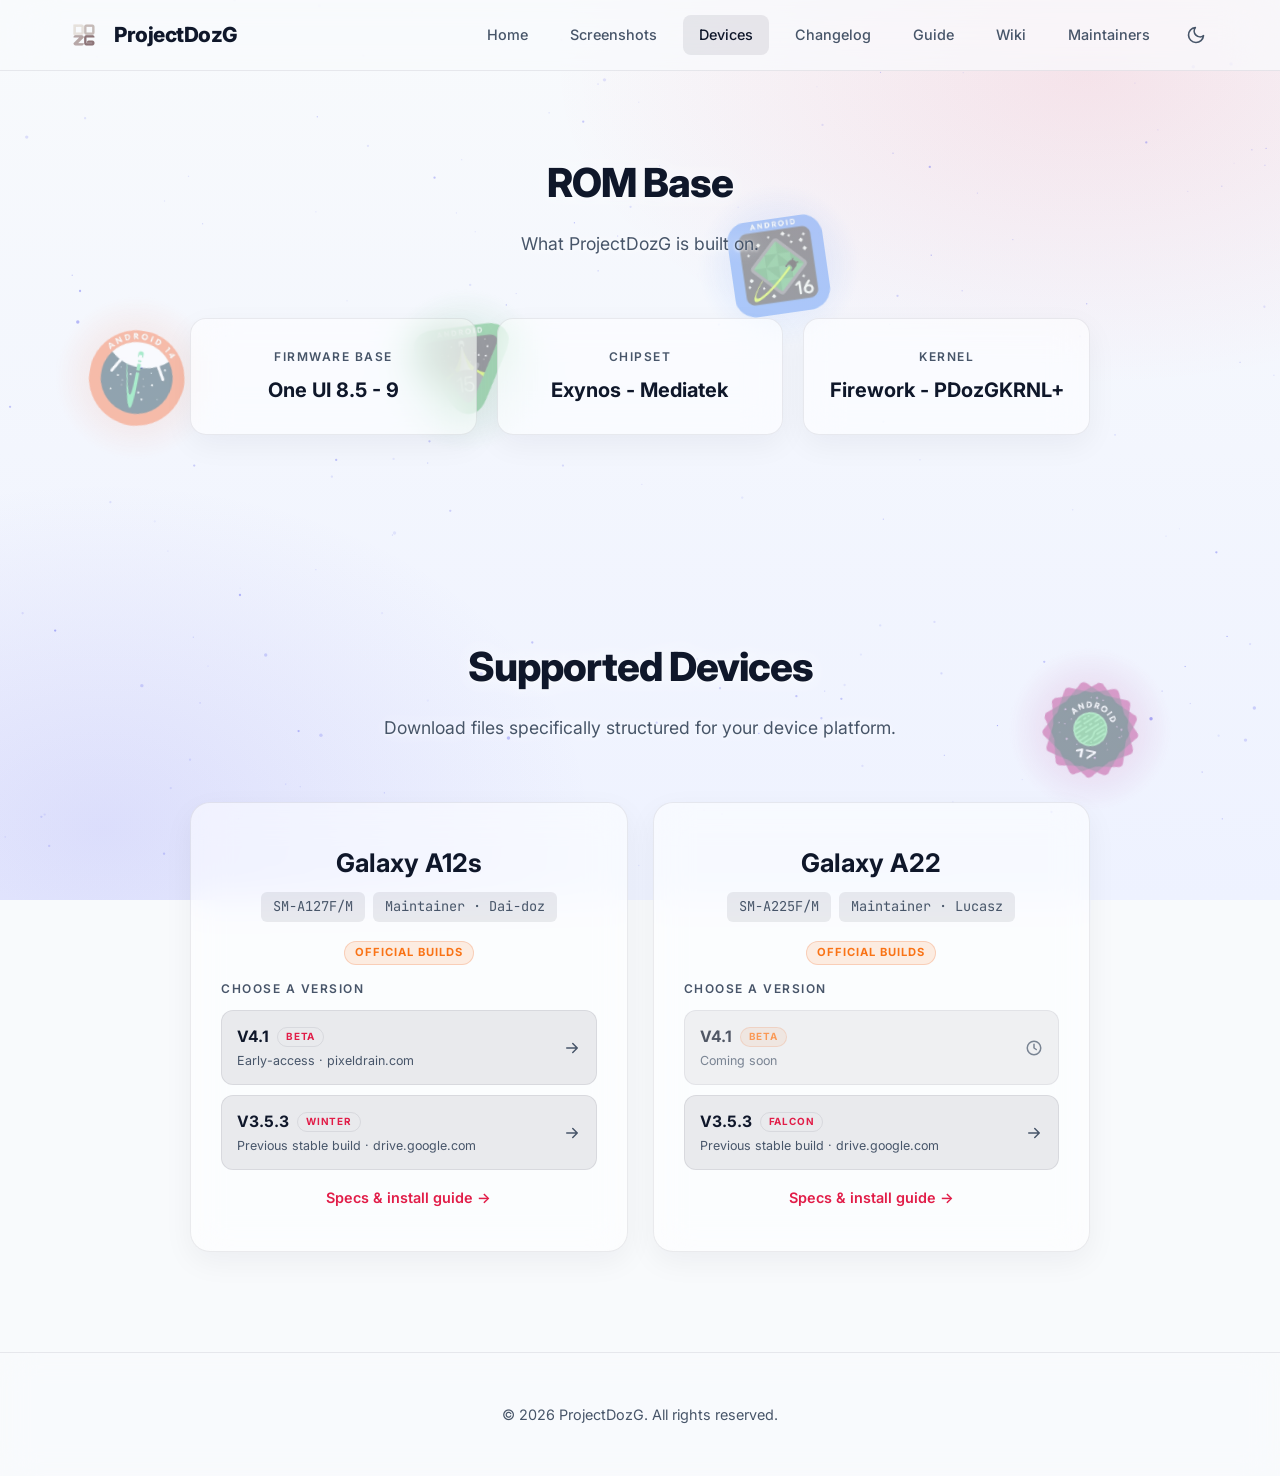
<file: devices.html>
<!DOCTYPE html>
<html lang="en" data-theme="dark">
<head>
    <meta charset="UTF-8">
    <meta name="viewport" content="width=device-width, initial-scale=1.0">
    <meta name="theme-color" content="#08090d">
    <meta name="description" content="Supported devices and downloads for ProjectDozG.">
    <title>Devices — ProjectDozG</title>
    <link rel="icon" href="assets/logo-64.png" sizes="64x64" type="image/png">
    <link rel="apple-touch-icon" href="assets/logo-192.png">
    <link rel="preconnect" href="https://fonts.googleapis.com">
    <link rel="preconnect" href="https://fonts.gstatic.com" crossorigin>
    <link href="https://fonts.googleapis.com/css2?family=Inter:wght@400;500;600;700;800&family=JetBrains+Mono:wght@400&display=swap" rel="stylesheet">
    <link rel="stylesheet" href="style.css">
    <script>try{var t=localStorage.getItem('theme')||(matchMedia('(prefers-color-scheme: dark)').matches?'dark':'light');document.documentElement.dataset.theme=t;document.querySelector('meta[name="theme-color"]').content=t==='light'?'#f8fafc':'#08090d'}catch(e){}</script>
    <noscript><style>.reveal { opacity: 1; }</style></noscript>
</head>
<body>

    <a class="skip-link" href="#main">Skip to content</a>

    <div class="space" aria-hidden="true">
        <canvas id="space"></canvas>
    </div>

    <header>
        <a href="index.html" class="logo">
            <img src="assets/logo.webp" alt="" class="logo-img" width="40" height="40" fetchpriority="high">
            <span>ProjectDozG</span>
        </a>
        <div class="header-end">
            <nav aria-label="Main">
                <a href="index.html">Home</a>
                <a href="screenshots.html">Screenshots</a>
                <a href="devices.html" class="active" aria-current="page">Devices</a>
                <a href="changelog.html">Changelog</a>
                <a href="guide.html">Guide</a>
                <a href="wiki.html">Wiki</a>
                <a href="maintainers.html">Maintainers</a>
            </nav>
            <button type="button" class="theme-toggle-btn" id="themeToggle" aria-label="Toggle theme">
                <svg id="themeIcon" viewBox="0 0 24 24" aria-hidden="true"></svg>
            </button>
        </div>
    </header>

    <main id="main" tabindex="-1">
        <section id="base">
            <h2 class="section-title reveal">ROM Base</h2>
            <p class="section-desc reveal">What ProjectDozG is built on.</p>
            <div class="info-grid">
                <div class="info-card reveal">
                    <div class="info-label">Firmware Base</div>
                    <div class="info-value">One UI 8.5 - 9</div>
                </div>
                <div class="info-card reveal">
                    <div class="info-label">Chipset</div>
                    <div class="info-value">Exynos - Mediatek</div>
                </div>
                <div class="info-card reveal">
                    <div class="info-label">Kernel</div>
                    <div class="info-value">Firework - PDozGKRNL+</div>
                </div>
            </div>
        </section>

        <section id="devices">
            <h2 class="section-title reveal">Supported Devices</h2>
            <p class="section-desc reveal">Download files specifically structured for your device platform.</p>

            <!-- Builds are defined once in builds.js; each row opens build.html. -->
            <div class="devices-grid">
                <article class="device-card reveal" data-device="a12s">
                    <h3>Galaxy A12s</h3>
                    <div class="device-meta">
                        <span class="device-codename">SM-A127F/M</span>
                        <span class="device-codename">Maintainer · Dai-doz</span>
                    </div>
                    <div><span class="badge-official">Official builds</span></div>
                    <p class="build-list-label">Choose a version</p>
                    <div class="build-list" data-build-list></div>
                    <a class="card-more" href="wiki.html#a12s">Specs &amp; install guide →</a>
                </article>

                <article class="device-card reveal" data-device="a22">
                    <h3>Galaxy A22</h3>
                    <div class="device-meta">
                        <span class="device-codename">SM-A225F/M</span>
                        <span class="device-codename">Maintainer · Lucasz</span>
                    </div>
                    <div><span class="badge-official">Official builds</span></div>
                    <p class="build-list-label">Choose a version</p>
                    <div class="build-list" data-build-list></div>
                    <a class="card-more" href="wiki.html#a22">Specs &amp; install guide →</a>
                </article>
            </div>
        </section>
    </main>

    <footer>
        <p>© <span data-year>2026</span> ProjectDozG. All rights reserved.</p>
    </footer>

    <script src="script.js" defer></script>
    <script src="space.js" defer></script>
    <script src="builds.js" defer></script>
    <script src="devices.js" defer></script>
</body>
</html>
</file>
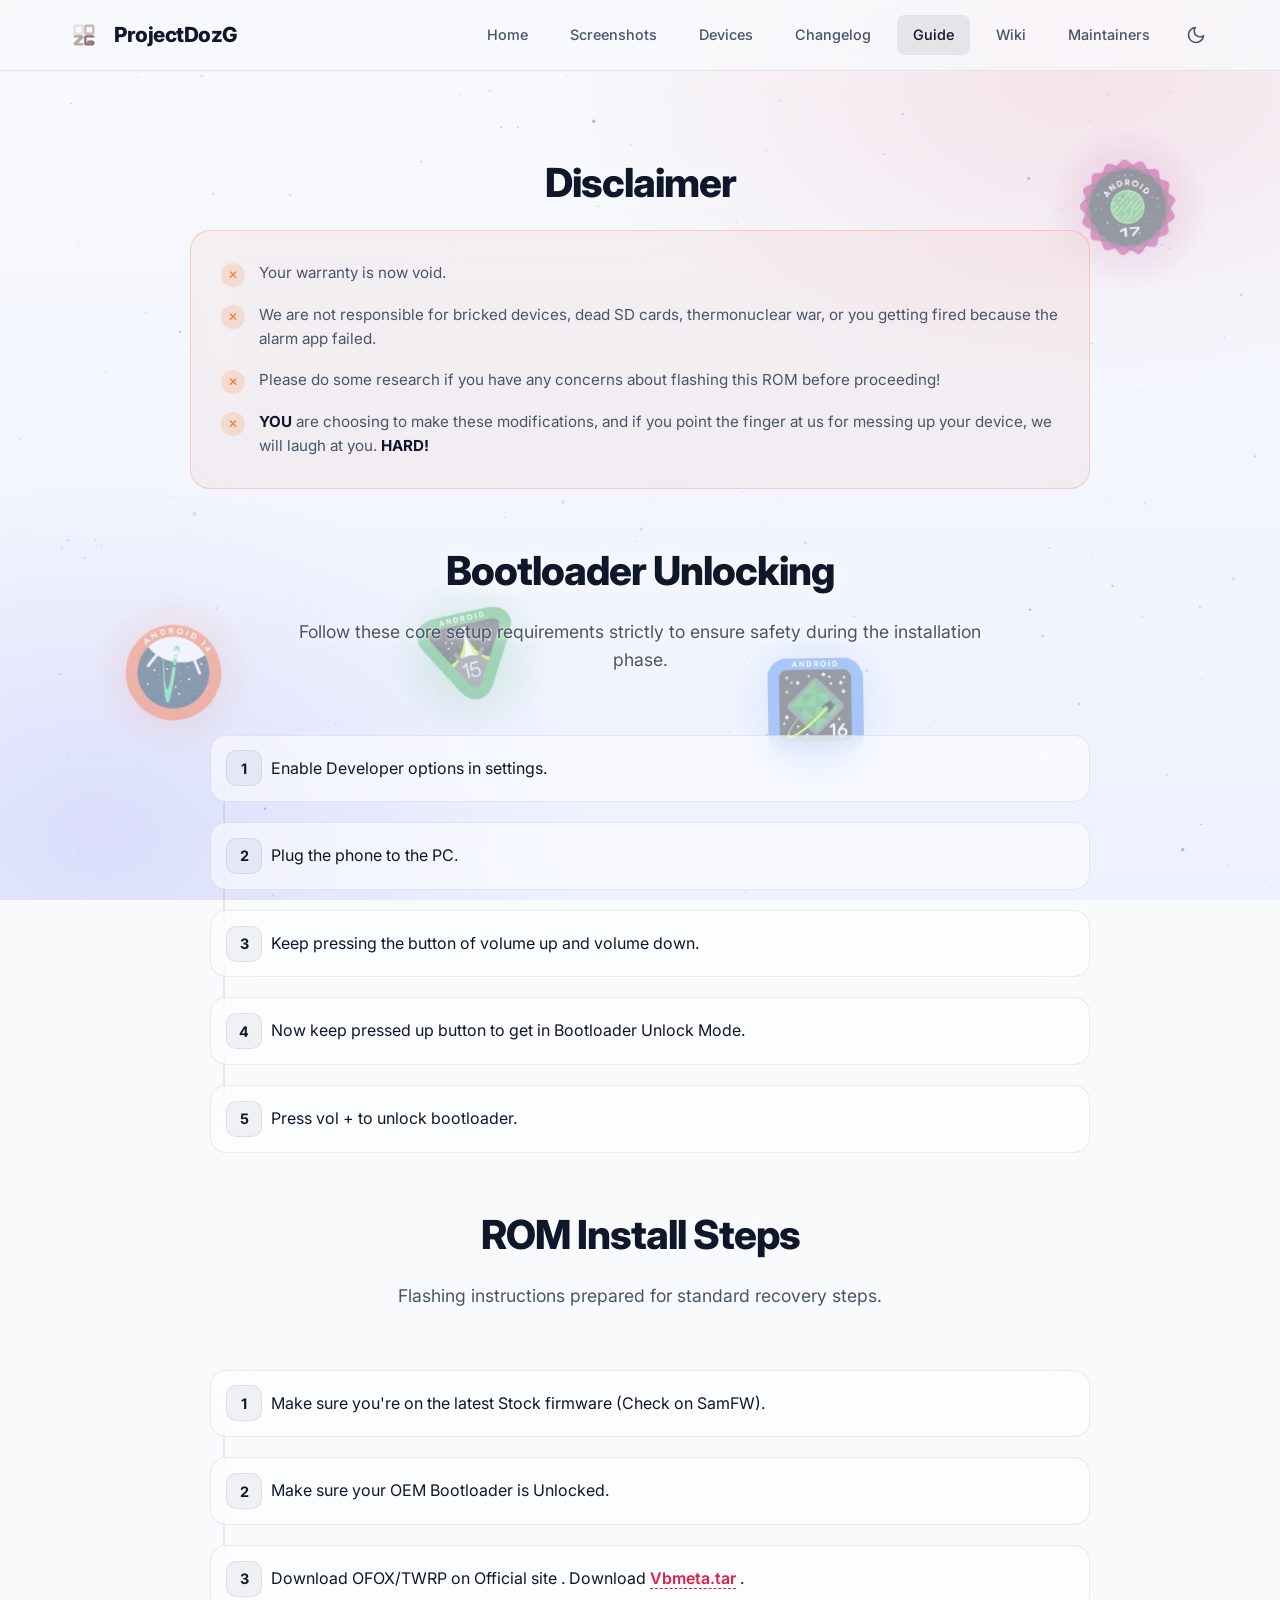
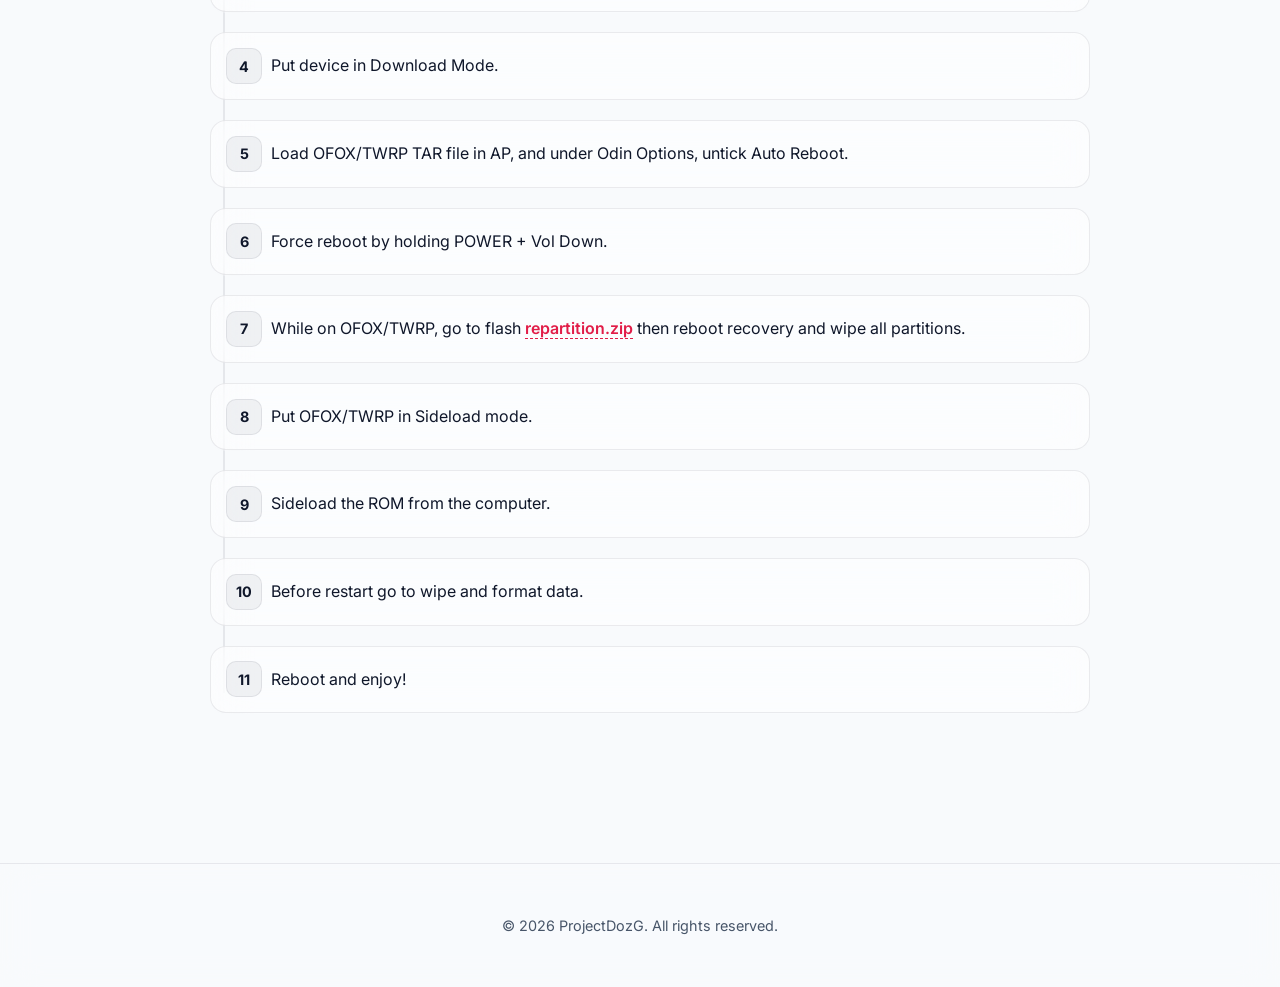
<file: guide.html>
<!DOCTYPE html>
<html lang="en" data-theme="dark">
<head>
    <meta charset="UTF-8">
    <meta name="viewport" content="width=device-width, initial-scale=1.0">
    <meta name="theme-color" content="#08090d">
    <meta name="description" content="How to unlock the bootloader and install ProjectDozG.">
    <title>Install Guide — ProjectDozG</title>
    <link rel="icon" href="assets/logo-64.png" sizes="64x64" type="image/png">
    <link rel="apple-touch-icon" href="assets/logo-192.png">
    <link rel="preconnect" href="https://fonts.googleapis.com">
    <link rel="preconnect" href="https://fonts.gstatic.com" crossorigin>
    <link href="https://fonts.googleapis.com/css2?family=Inter:wght@400;500;600;700;800&family=JetBrains+Mono:wght@400&display=swap" rel="stylesheet">
    <link rel="stylesheet" href="style.css">
    <script>try{var t=localStorage.getItem('theme')||(matchMedia('(prefers-color-scheme: dark)').matches?'dark':'light');document.documentElement.dataset.theme=t;document.querySelector('meta[name="theme-color"]').content=t==='light'?'#f8fafc':'#08090d'}catch(e){}</script>
    <noscript><style>.reveal { opacity: 1; }</style></noscript>
</head>
<body>

    <a class="skip-link" href="#main">Skip to content</a>

    <div class="space" aria-hidden="true">
        <canvas id="space"></canvas>
    </div>

    <header>
        <a href="index.html" class="logo">
            <img src="assets/logo.webp" alt="" class="logo-img" width="40" height="40" fetchpriority="high">
            <span>ProjectDozG</span>
        </a>
        <div class="header-end">
            <nav aria-label="Main">
                <a href="index.html">Home</a>
                <a href="screenshots.html">Screenshots</a>
                <a href="devices.html">Devices</a>
                <a href="changelog.html">Changelog</a>
                <a href="guide.html" class="active" aria-current="page">Guide</a>
                <a href="wiki.html">Wiki</a>
                <a href="maintainers.html">Maintainers</a>
            </nav>
            <button type="button" class="theme-toggle-btn" id="themeToggle" aria-label="Toggle theme">
                <svg id="themeIcon" viewBox="0 0 24 24" aria-hidden="true"></svg>
            </button>
        </div>
    </header>

    <main id="main" tabindex="-1">
        <section id="instructions">
            <div class="doc-container">

                <h2 class="section-title reveal">Disclaimer</h2>
                <div class="disclaimer-card reveal">
                    <ul class="disclaimer-list">
                        <li class="disclaimer-item">
                            <span class="disclaimer-icon" aria-hidden="true">✕</span>
                            <span>Your warranty is now void.</span>
                        </li>
                        <li class="disclaimer-item">
                            <span class="disclaimer-icon" aria-hidden="true">✕</span>
                            <span>We are not responsible for bricked devices, dead SD cards, thermonuclear war, or you getting fired because the alarm app failed.</span>
                        </li>
                        <li class="disclaimer-item">
                            <span class="disclaimer-icon" aria-hidden="true">✕</span>
                            <span>Please do some research if you have any concerns about flashing this ROM before proceeding!</span>
                        </li>
                        <li class="disclaimer-item">
                            <span class="disclaimer-icon" aria-hidden="true">✕</span>
                            <span><strong>YOU</strong> are choosing to make these modifications, and if you point the finger at us for messing up your device, we will laugh at you. <strong>HARD!</strong></span>
                        </li>
                    </ul>
                </div>

                <h2 class="section-title reveal">Bootloader Unlocking</h2>
                <p class="section-desc reveal">Follow these core setup requirements strictly to ensure safety during the installation phase.</p>
                <ol class="timeline reveal">
                    <li class="timeline-step"><span class="step-number">1</span>Enable Developer options in settings.</li>
                    <li class="timeline-step"><span class="step-number">2</span>Plug the phone to the PC.</li>
                    <li class="timeline-step"><span class="step-number">3</span>Keep pressing the button of volume up and volume down.</li>
                    <li class="timeline-step"><span class="step-number">4</span>Now keep pressed up button to get in Bootloader Unlock Mode.</li>
                    <li class="timeline-step"><span class="step-number">5</span>Press vol + to unlock bootloader.</li>
                </ol>

                <h2 class="section-title reveal">ROM Install Steps</h2>
                <p class="section-desc reveal">Flashing instructions prepared for standard recovery steps.</p>
                <ol class="timeline reveal">
                    <li class="timeline-step"><span class="step-number">1</span>Make sure you're on the latest Stock firmware (Check on SamFW).</li>
                    <li class="timeline-step"><span class="step-number">2</span>Make sure your OEM Bootloader is Unlocked.</li>
                    <li class="timeline-step"><span class="step-number">3</span>Download OFOX/TWRP on Official site . Download <a href="https://drive.google.com/file/d/1DROsPQb2gIuNgD0F-1r7r7Ju30OrwJkN/view?usp=drive_link" target="_blank" rel="noopener noreferrer">Vbmeta.tar</a> .</li>
                    <li class="timeline-step"><span class="step-number">4</span>Put device in Download Mode.</li>
                    <li class="timeline-step"><span class="step-number">5</span>Load OFOX/TWRP TAR file in AP, and under Odin Options, untick Auto Reboot.</li>
                    <li class="timeline-step"><span class="step-number">6</span>Force reboot by holding POWER + Vol Down.</li>
                    <li class="timeline-step"><span class="step-number">7</span>While on OFOX/TWRP, go to flash <a href="https://drive.google.com/file/d/1B_0JI-pQ-aZNtOMTHRh-KUY9z3CJCjDI/view?usp=drive_link" target="_blank" rel="noopener noreferrer">repartition.zip</a> then reboot recovery and wipe all partitions.</li>
                    <li class="timeline-step"><span class="step-number">8</span>Put OFOX/TWRP in Sideload mode.</li>
                    <li class="timeline-step"><span class="step-number">9</span>Sideload the ROM from the computer.</li>
                    <li class="timeline-step"><span class="step-number">10</span>Before restart go to wipe and format data.</li>
                    <li class="timeline-step"><span class="step-number">11</span>Reboot and enjoy!</li>
                </ol>

            </div>
        </section>
    </main>

    <footer>
        <p>© <span data-year>2026</span> ProjectDozG. All rights reserved.</p>
    </footer>

    <script src="script.js" defer></script>
    <script src="space.js" defer></script>
</body>
</html>
</file>
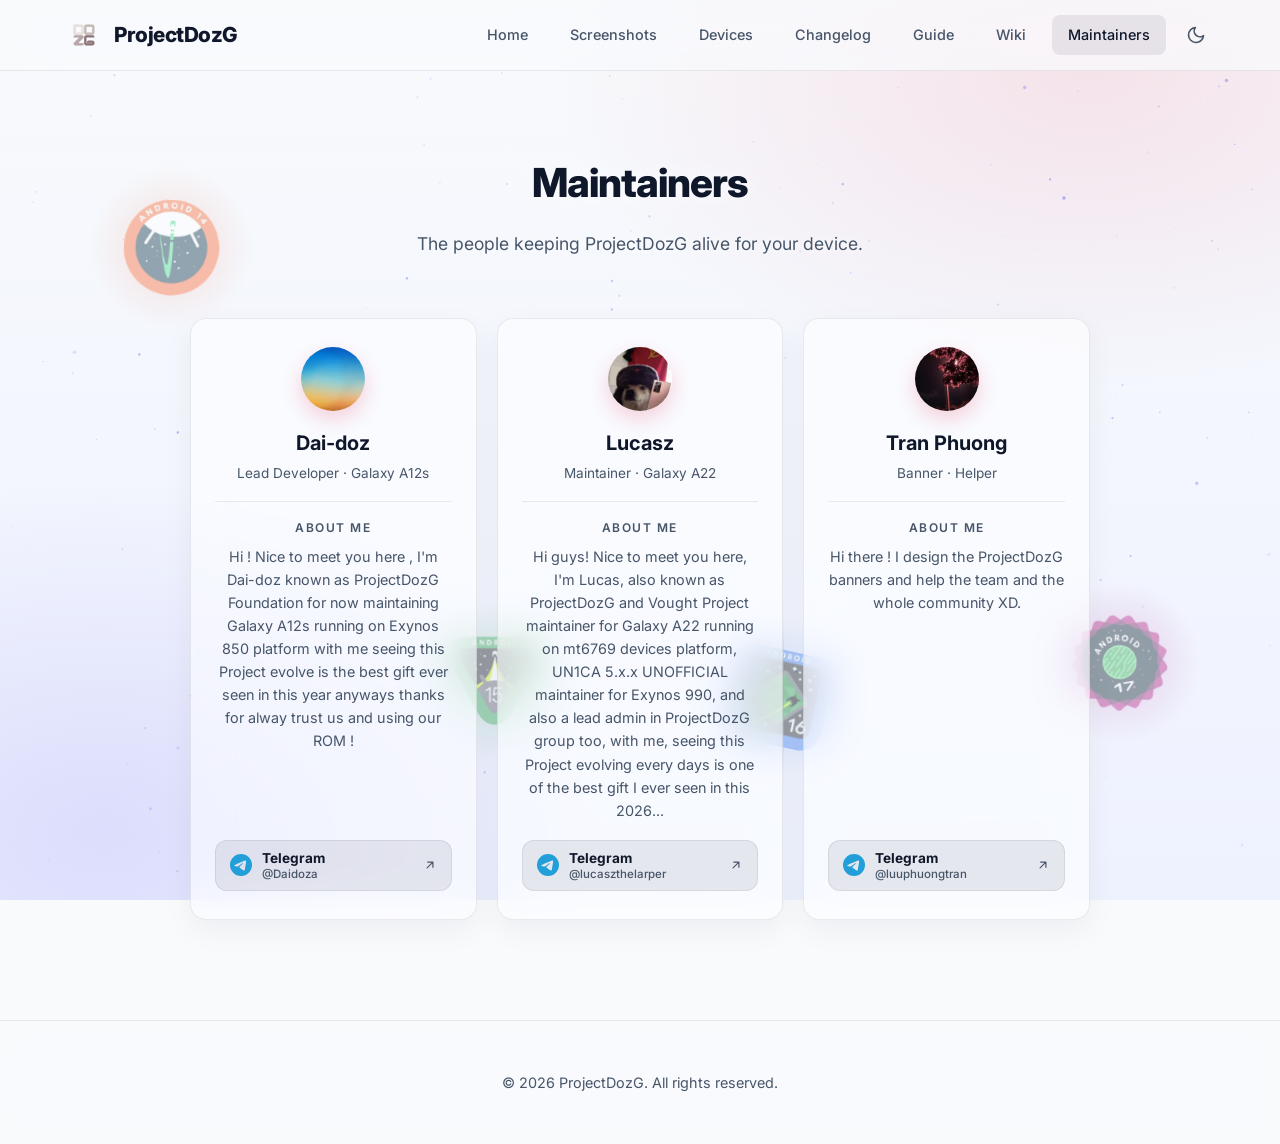
<file: maintainers.html>
<!DOCTYPE html>
<html lang="en" data-theme="dark">
<head>
    <meta charset="UTF-8">
    <meta name="viewport" content="width=device-width, initial-scale=1.0">
    <meta name="theme-color" content="#08090d">
    <meta name="description" content="The people behind ProjectDozG.">
    <title>Maintainers — ProjectDozG</title>
    <link rel="icon" href="assets/logo-64.png" sizes="64x64" type="image/png">
    <link rel="apple-touch-icon" href="assets/logo-192.png">
    <link rel="preconnect" href="https://fonts.googleapis.com">
    <link rel="preconnect" href="https://fonts.gstatic.com" crossorigin>
    <link href="https://fonts.googleapis.com/css2?family=Inter:wght@400;500;600;700;800&family=JetBrains+Mono:wght@400&display=swap" rel="stylesheet">
    <link rel="stylesheet" href="style.css">
    <script>try{var t=localStorage.getItem('theme')||(matchMedia('(prefers-color-scheme: dark)').matches?'dark':'light');document.documentElement.dataset.theme=t;document.querySelector('meta[name="theme-color"]').content=t==='light'?'#f8fafc':'#08090d'}catch(e){}</script>
    <noscript><style>.reveal { opacity: 1; }</style></noscript>
</head>
<body>

    <a class="skip-link" href="#main">Skip to content</a>

    <div class="space" aria-hidden="true">
        <canvas id="space"></canvas>
    </div>

    <header>
        <a href="index.html" class="logo">
            <img src="assets/logo.webp" alt="" class="logo-img" width="40" height="40" fetchpriority="high">
            <span>ProjectDozG</span>
        </a>
        <div class="header-end">
            <nav aria-label="Main">
                <a href="index.html">Home</a>
                <a href="screenshots.html">Screenshots</a>
                <a href="devices.html">Devices</a>
                <a href="changelog.html">Changelog</a>
                <a href="guide.html">Guide</a>
                <a href="wiki.html">Wiki</a>
                <a href="maintainers.html" class="active" aria-current="page">Maintainers</a>
            </nav>
            <button type="button" class="theme-toggle-btn" id="themeToggle" aria-label="Toggle theme">
                <svg id="themeIcon" viewBox="0 0 24 24" aria-hidden="true"></svg>
            </button>
        </div>
    </header>

    <main id="main" tabindex="-1">
        <section id="maintainers">
            <h2 class="section-title reveal">Maintainers</h2>
            <p class="section-desc reveal">The people keeping ProjectDozG alive for your device.</p>
            <!-- Profile pictures: assets/avatars/ (a letter avatar shows if a file is missing) -->
            <div class="info-grid">
                <article class="info-card maintainer-card reveal">
                    <img class="avatar" src="assets/avatars/dai-doz.webp" alt="Dai-doz" width="64" height="64" loading="lazy" decoding="async">
                    <div class="info-value">Dai-doz</div>
                    <div class="role">Lead Developer · Galaxy A12s</div>
                    <div class="about">
                        <div class="info-label">About me</div>
                        <p>Hi ! Nice to meet you here , I'm Dai-doz known as ProjectDozG Foundation for now maintaining Galaxy A12s running on Exynos 850 platform with me seeing this Project evolve is the best gift ever seen in this year anyways thanks for alway trust us and using our ROM !</p>
                    </div>
                    <a class="m-link tg-btn" href="https://t.me/Daidoza" target="_blank" rel="noopener noreferrer" aria-label="Message Dai-doz on Telegram at @Daidoza">
                        <svg class="tg-icon" viewBox="0 0 24 24" aria-hidden="true"><path fill="currentColor" d="M11.944 0A12 12 0 0 0 0 12a12 12 0 0 0 12 12 12 12 0 0 0 12-12A12 12 0 0 0 12 0a12 12 0 0 0-.056 0zm4.962 7.224c.1-.002.321.023.465.14a.506.506 0 0 1 .171.325c.016.093.036.306.02.472-.18 1.898-.962 6.502-1.36 8.627-.168.9-.499 1.201-.82 1.23-.696.065-1.225-.46-1.9-.902-1.056-.693-1.653-1.124-2.678-1.8-1.185-.78-.417-1.21.258-1.91.177-.184 3.247-2.977 3.307-3.23.007-.032.014-.15-.056-.212s-.174-.041-.249-.024c-.106.024-1.793 1.14-5.061 3.345-.48.33-.913.49-1.302.48-.428-.008-1.252-.241-1.865-.44-.752-.245-1.349-.374-1.297-.789.027-.216.325-.437.893-.663 3.498-1.524 5.83-2.529 6.998-3.014 3.332-1.386 4.025-1.627 4.476-1.635z"/></svg>
                        <span class="tg-copy">
                            <span class="tg-label">Telegram</span>
                            <span class="tg-handle">@Daidoza</span>
                        </span>
                        <svg class="tg-arrow" viewBox="0 0 24 24" fill="none" stroke="currentColor" stroke-width="2" aria-hidden="true"><path stroke-linecap="round" stroke-linejoin="round" d="M7 17L17 7M17 7H8M17 7v9"/></svg>
                    </a>
                </article>
                <article class="info-card maintainer-card reveal">
                    <img class="avatar" src="assets/avatars/lucasz.webp" alt="Lucasz" width="64" height="64" loading="lazy" decoding="async">
                    <div class="info-value">Lucasz</div>
                    <div class="role">Maintainer · Galaxy A22</div>
                    <div class="about">
                        <div class="info-label">About me</div>
                        <p>Hi guys! Nice to meet you here, I'm Lucas, also known as ProjectDozG and Vought Project maintainer for Galaxy A22 running on mt6769 devices platform, UN1CA 5.x.x UNOFFICIAL maintainer for Exynos 990, and also a lead admin in ProjectDozG group too, with me, seeing this Project evolving every days is one of the best gift I ever seen in this 2026...</p>
                    </div>
                    <a class="m-link tg-btn" href="https://t.me/lucaszthelarper" target="_blank" rel="noopener noreferrer" aria-label="Message Lucasz on Telegram at @lucaszthelarper">
                        <svg class="tg-icon" viewBox="0 0 24 24" aria-hidden="true"><path fill="currentColor" d="M11.944 0A12 12 0 0 0 0 12a12 12 0 0 0 12 12 12 12 0 0 0 12-12A12 12 0 0 0 12 0a12 12 0 0 0-.056 0zm4.962 7.224c.1-.002.321.023.465.14a.506.506 0 0 1 .171.325c.016.093.036.306.02.472-.18 1.898-.962 6.502-1.36 8.627-.168.9-.499 1.201-.82 1.23-.696.065-1.225-.46-1.9-.902-1.056-.693-1.653-1.124-2.678-1.8-1.185-.78-.417-1.21.258-1.91.177-.184 3.247-2.977 3.307-3.23.007-.032.014-.15-.056-.212s-.174-.041-.249-.024c-.106.024-1.793 1.14-5.061 3.345-.48.33-.913.49-1.302.48-.428-.008-1.252-.241-1.865-.44-.752-.245-1.349-.374-1.297-.789.027-.216.325-.437.893-.663 3.498-1.524 5.83-2.529 6.998-3.014 3.332-1.386 4.025-1.627 4.476-1.635z"/></svg>
                        <span class="tg-copy">
                            <span class="tg-label">Telegram</span>
                            <span class="tg-handle">@lucaszthelarper</span>
                        </span>
                        <svg class="tg-arrow" viewBox="0 0 24 24" fill="none" stroke="currentColor" stroke-width="2" aria-hidden="true"><path stroke-linecap="round" stroke-linejoin="round" d="M7 17L17 7M17 7H8M17 7v9"/></svg>
                    </a>
                </article>
                <article class="info-card maintainer-card reveal">
                    <img class="avatar" src="assets/avatars/TranPhuong.webp" alt="Tran Phuong" width="64" height="64" loading="lazy" decoding="async">
                    <div class="info-value">Tran Phuong</div>
                    <div class="role">Banner · Helper</div>
                    <div class="about">
                        <div class="info-label">About me</div>
                        <p>Hi there ! I design the ProjectDozG banners and help the team and the whole community XD.</p>
                    </div>
                    <a class="m-link tg-btn" href="https://t.me/luuphuongtran" target="_blank" rel="noopener noreferrer" aria-label="Message Tran Phuong on Telegram at @luuphuongtran">
                        <svg class="tg-icon" viewBox="0 0 24 24" aria-hidden="true"><path fill="currentColor" d="M11.944 0A12 12 0 0 0 0 12a12 12 0 0 0 12 12 12 12 0 0 0 12-12A12 12 0 0 0 12 0a12 12 0 0 0-.056 0zm4.962 7.224c.1-.002.321.023.465.14a.506.506 0 0 1 .171.325c.016.093.036.306.02.472-.18 1.898-.962 6.502-1.36 8.627-.168.9-.499 1.201-.82 1.23-.696.065-1.225-.46-1.9-.902-1.056-.693-1.653-1.124-2.678-1.8-1.185-.78-.417-1.21.258-1.91.177-.184 3.247-2.977 3.307-3.23.007-.032.014-.15-.056-.212s-.174-.041-.249-.024c-.106.024-1.793 1.14-5.061 3.345-.48.33-.913.49-1.302.48-.428-.008-1.252-.241-1.865-.44-.752-.245-1.349-.374-1.297-.789.027-.216.325-.437.893-.663 3.498-1.524 5.83-2.529 6.998-3.014 3.332-1.386 4.025-1.627 4.476-1.635z"/></svg>
                        <span class="tg-copy">
                            <span class="tg-label">Telegram</span>
                            <span class="tg-handle">@luuphuongtran</span>
                        </span>
                        <svg class="tg-arrow" viewBox="0 0 24 24" fill="none" stroke="currentColor" stroke-width="2" aria-hidden="true"><path stroke-linecap="round" stroke-linejoin="round" d="M7 17L17 7M17 7H8M17 7v9"/></svg>
                    </a>
                </article>
            </div>
        </section>
    </main>

    <footer>
        <p>© <span data-year>2026</span> ProjectDozG. All rights reserved.</p>
    </footer>

    <script src="script.js" defer></script>
    <script src="space.js" defer></script>
</body>
</html>
</file>
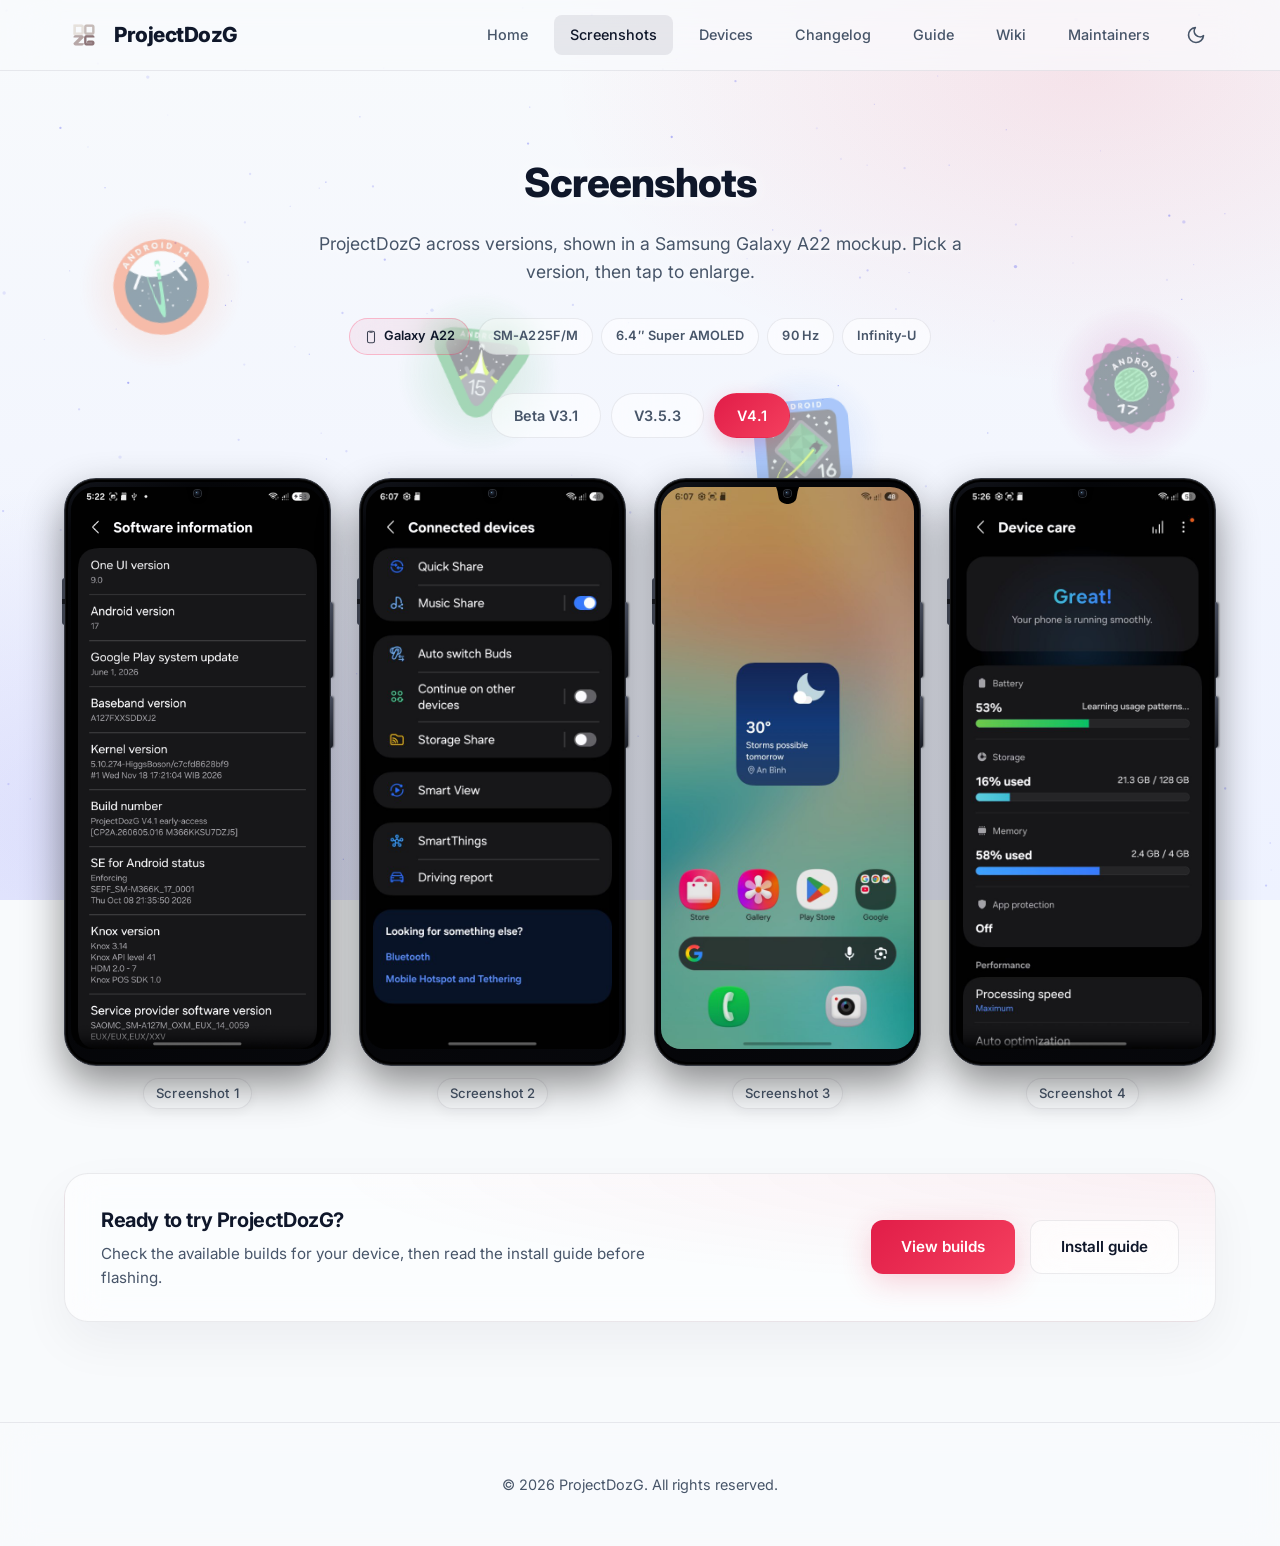
<file: screenshots.html>
<!DOCTYPE html>
<html lang="en" data-theme="dark">
<head>
    <meta charset="UTF-8">
    <meta name="viewport" content="width=device-width, initial-scale=1.0">
    <meta name="theme-color" content="#08090d">
    <meta name="description" content="ProjectDozG screenshots shown in a Samsung Galaxy A22 mockup.">
    <title>Screenshots — ProjectDozG</title>
    <link rel="icon" href="assets/logo-64.png" sizes="64x64" type="image/png">
    <link rel="apple-touch-icon" href="assets/logo-192.png">
    <link rel="preconnect" href="https://fonts.googleapis.com">
    <link rel="preconnect" href="https://fonts.gstatic.com" crossorigin>
    <link href="https://fonts.googleapis.com/css2?family=Inter:wght@400;500;600;700;800&family=JetBrains+Mono:wght@400&display=swap" rel="stylesheet">
    <link rel="stylesheet" href="style.css">
    <script>try{var t=localStorage.getItem('theme')||(matchMedia('(prefers-color-scheme: dark)').matches?'dark':'light');document.documentElement.dataset.theme=t;document.querySelector('meta[name="theme-color"]').content=t==='light'?'#f8fafc':'#08090d'}catch(e){}</script>
    <noscript><style>.reveal { opacity: 1; }</style></noscript>
</head>
<body>

    <a class="skip-link" href="#main">Skip to content</a>

    <div class="space" aria-hidden="true">
        <canvas id="space"></canvas>
    </div>

    <header>
        <a href="index.html" class="logo">
            <img src="assets/logo.webp" alt="" class="logo-img" width="40" height="40" fetchpriority="high">
            <span>ProjectDozG</span>
        </a>
        <div class="header-end">
            <nav aria-label="Main">
                <a href="index.html">Home</a>
                <a href="screenshots.html" class="active" aria-current="page">Screenshots</a>
                <a href="devices.html">Devices</a>
                <a href="changelog.html">Changelog</a>
                <a href="guide.html">Guide</a>
                <a href="wiki.html">Wiki</a>
                <a href="maintainers.html">Maintainers</a>
            </nav>
            <button type="button" class="theme-toggle-btn" id="themeToggle" aria-label="Toggle theme">
                <svg id="themeIcon" viewBox="0 0 24 24" aria-hidden="true"></svg>
            </button>
        </div>
    </header>

    <main id="main" tabindex="-1">
        <section id="screenshots">
            <h2 class="section-title reveal">Screenshots</h2>
            <p class="section-desc reveal">ProjectDozG across versions, shown in a Samsung Galaxy A22 mockup. Pick a version, then tap to enlarge.</p>

            <div class="a22-specs reveal" aria-label="Samsung Galaxy A22 mockup details">
                <span class="a22-spec a22-spec-brand">
                    <svg viewBox="0 0 24 24" aria-hidden="true"><rect x="6" y="2" width="12" height="20" rx="3"/><path d="M10 4h4"/></svg>
                    Galaxy A22
                </span>
                <span class="a22-spec">SM-A225F/M</span>
                <span class="a22-spec">6.4″ Super AMOLED</span>
                <span class="a22-spec">90 Hz</span>
                <span class="a22-spec">Infinity-U</span>
            </div>

            <div class="tabs reveal" id="versionTabs" role="tablist" aria-label="ROM version"></div>
            <p class="tab-note" id="versionNote" hidden></p>

            <!-- Filled by screenshots.js. Images go in screenshots/<version>/1 ... 4 -->
            <div class="shots-grid" id="shotsGrid" role="tabpanel" aria-live="polite"></div>

            <div class="screenshots-cta reveal">
                <div>
                    <h3>Ready to try ProjectDozG?</h3>
                    <p>Check the available builds for your device, then read the install guide before flashing.</p>
                </div>
                <div class="btn-group">
                    <a class="btn btn-primary" href="devices.html">View builds</a>
                    <a class="btn btn-secondary" href="guide.html">Install guide</a>
                </div>
            </div>
        </section>

        <div class="lightbox" id="lightbox" role="dialog" aria-modal="true" aria-label="Screenshot preview" aria-describedby="lightboxCaption" aria-hidden="true">
            <button type="button" class="lightbox-close" id="lightboxClose" aria-label="Close preview">
                <svg viewBox="0 0 24 24" fill="none" stroke="currentColor" stroke-width="2" aria-hidden="true"><path stroke-linecap="round" d="M6 6l12 12M18 6L6 18"/></svg>
            </button>
            <button type="button" class="lightbox-nav prev" id="lightboxPrev" aria-label="Previous screenshot">
                <svg viewBox="0 0 24 24" fill="none" stroke="currentColor" stroke-width="2" aria-hidden="true"><path stroke-linecap="round" stroke-linejoin="round" d="M15 5l-7 7 7 7"/></svg>
            </button>

            <figure class="lightbox-figure">
                <img id="lightboxImg" alt="">
                <figcaption id="lightboxCaption" aria-live="polite"></figcaption>
            </figure>

            <button type="button" class="lightbox-nav next" id="lightboxNext" aria-label="Next screenshot">
                <svg viewBox="0 0 24 24" fill="none" stroke="currentColor" stroke-width="2" aria-hidden="true"><path stroke-linecap="round" stroke-linejoin="round" d="M9 5l7 7-7 7"/></svg>
            </button>
        </div>
    </main>

    <footer>
        <p>© <span data-year>2026</span> ProjectDozG. All rights reserved.</p>
    </footer>

    <script src="script.js" defer></script>
    <script src="space.js" defer></script>
    <script src="screenshots.js" defer></script>
</body>
</html>
</file>
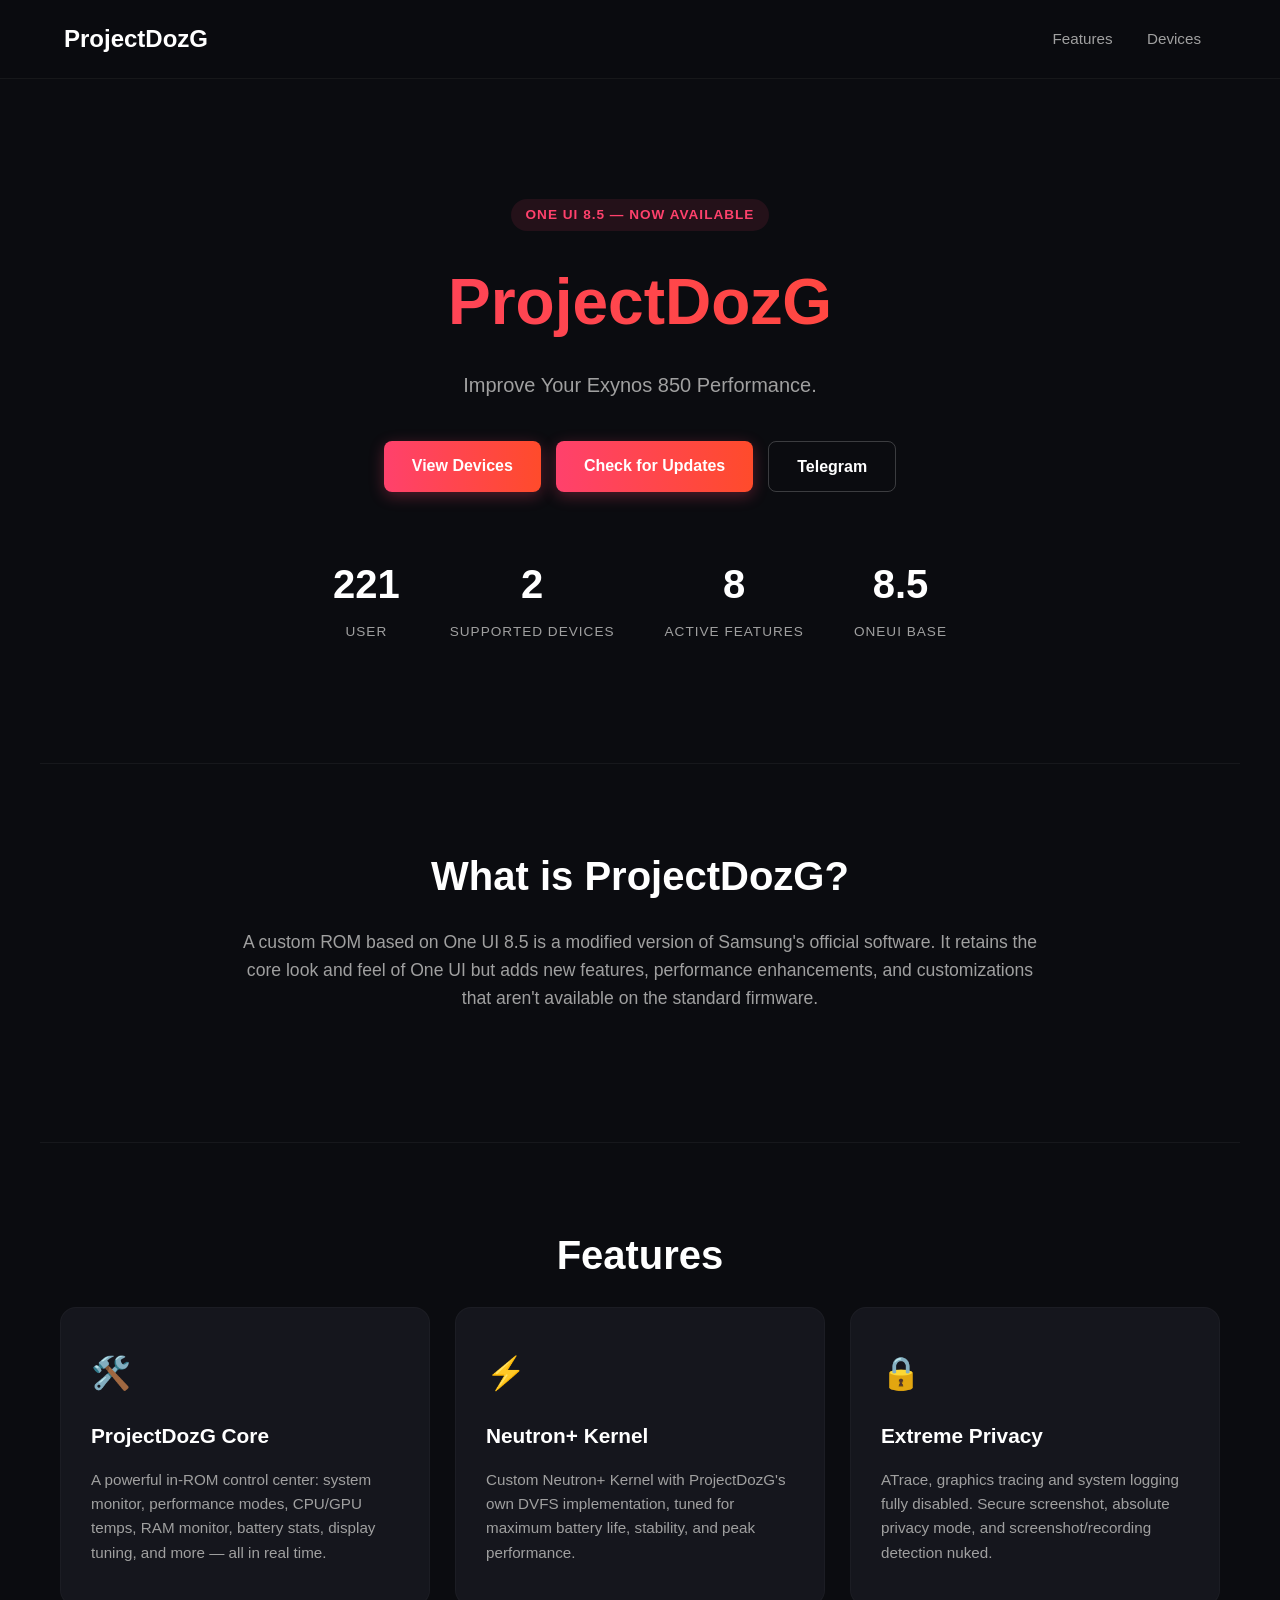
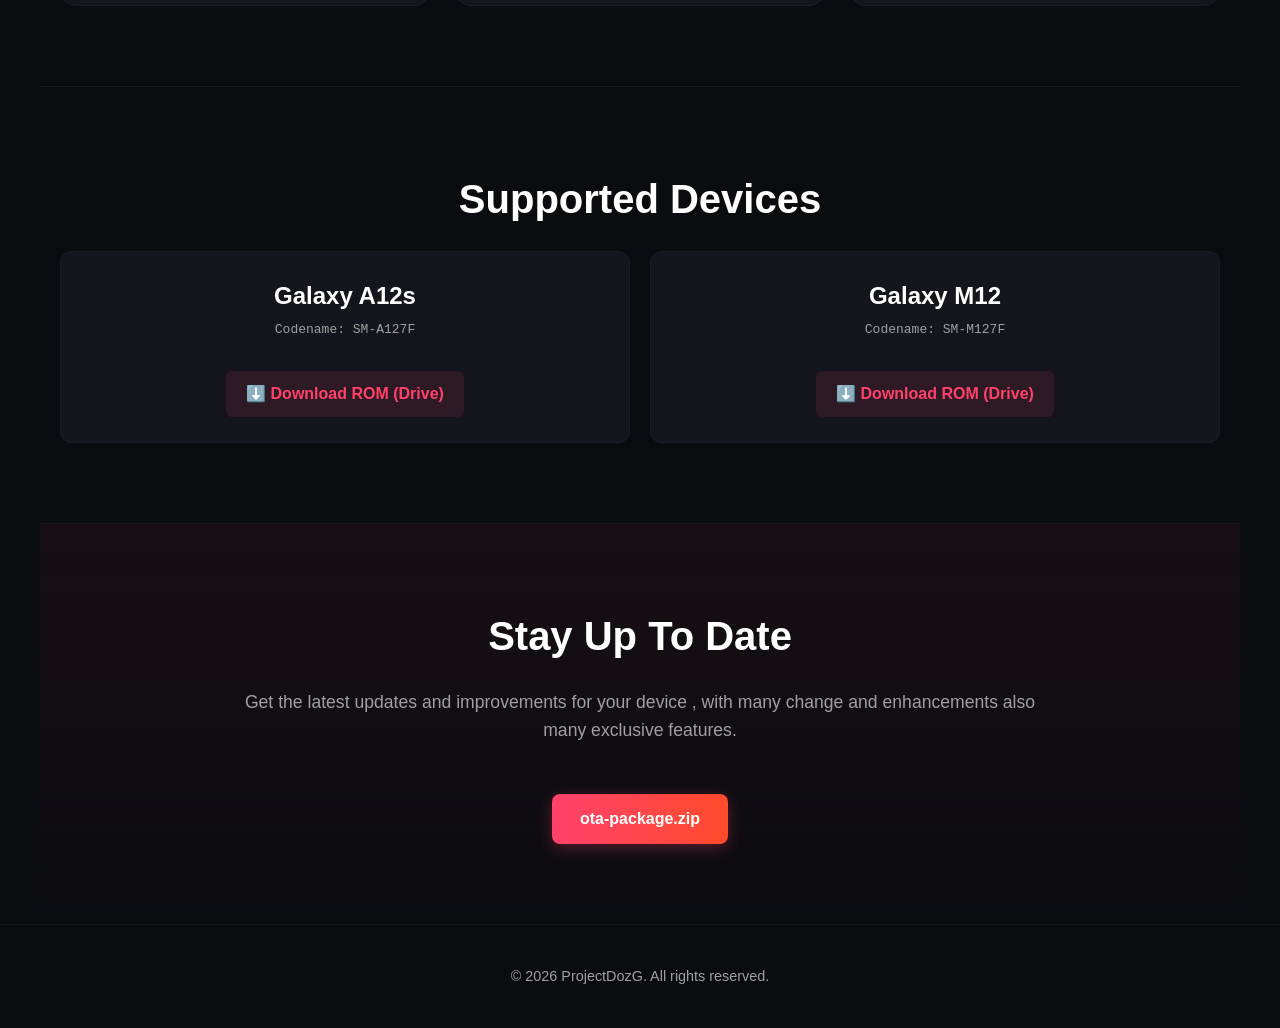
<file: test.html>
<!DOCTYPE html>
<html lang="en">
<head>
    <meta charset="UTF-8">
    <meta name="viewport" content="width=device-width, initial-scale=1.0">
    <title>ProjectDozG - Enhanced OneUI 8.5</title>
    <style>
        :root {
            --bg-color: #0b0c10;
            --card-bg: #15161d;
            --text-main: #ffffff;
            --text-muted: #a0a0a0;
            --accent: #ff416c;
            --accent-gradient: linear-gradient(90deg, #ff416c, #ff4b2b);
        }

        * {
            box-sizing: border-box;
            margin: 0;
            padding: 0;
            font-family: 'Inter', -apple-system, BlinkMacSystemFont, "Segoe UI", Roboto, sans-serif;
        }

        body {
            background-color: var(--bg-color);
            color: var(--text-main);
            line-height: 1.6;
        }

        /* Navbar */
        header {
            display: flex;
            justify-content: space-between;
            align-items: center;
            padding: 20px 5%;
            background: rgba(11, 12, 16, 0.8);
            position: sticky;
            top: 0;
            backdrop-filter: blur(10px);
            z-index: 100;
            border-bottom: 1px solid rgba(255,255,255,0.05);
        }

        .logo {
            font-size: 1.5rem;
            font-weight: bold;
            color: var(--text-main);
            text-decoration: none;
        }

        nav a {
            color: var(--text-muted);
            text-decoration: none;
            margin: 0 15px;
            font-size: 0.95rem;
            font-weight: 500;
            transition: color 0.3s ease;
        }

        nav a:hover {
            color: var(--text-main);
        }

        /* Hero Section */
        .hero {
            text-align: center;
            padding: 120px 20px 80px;
        }

        .badge {
            display: inline-block;
            background: rgba(255, 65, 108, 0.1);
            color: var(--accent);
            padding: 5px 15px;
            border-radius: 20px;
            font-size: 0.85rem;
            font-weight: bold;
            margin-bottom: 20px;
            text-transform: uppercase;
            letter-spacing: 1px;
        }

        .hero h1 {
            font-size: 4rem;
            font-weight: 800;
            margin-bottom: 15px;
            background: var(--accent-gradient);
            -webkit-background-clip: text;
            -webkit-text-fill-color: transparent;
        }

        .hero p {
            font-size: 1.25rem;
            color: var(--text-muted);
            margin-bottom: 40px;
        }

        .btn-group {
            display: flex;
            justify-content: center;
            gap: 15px;
            flex-wrap: wrap;
        }

        .btn {
            padding: 12px 28px;
            border-radius: 8px;
            text-decoration: none;
            font-weight: 600;
            font-size: 1rem;
            transition: transform 0.2s, box-shadow 0.2s;
        }

        .btn-primary {
            background: var(--accent-gradient);
            color: #fff;
            box-shadow: 0 4px 15px rgba(255, 65, 108, 0.3);
        }

        .btn-secondary {
            background: transparent;
            color: var(--text-main);
            border: 1px solid rgba(255,255,255,0.2);
        }

        .btn:hover {
            transform: translateY(-2px);
        }

        /* Stats */
        .stats {
            display: flex;
            justify-content: center;
            gap: 50px;
            margin-top: 60px;
            flex-wrap: wrap;
        }

        .stat-item h3 {
            font-size: 2.5rem;
            margin-bottom: 5px;
            color: var(--text-main);
        }

        .stat-item p {
            font-size: 0.85rem;
            color: var(--text-muted);
            text-transform: uppercase;
            letter-spacing: 1px;
        }

        /* Sections */
        section {
            max-width: 1200px;
            margin: 0 auto;
            padding: 80px 20px;
            border-top: 1px solid rgba(255,255,255,0.05);
        }

        .section-title {
            text-align: center;
            font-size: 2.5rem;
            margin-bottom: 20px;
        }

        .section-desc {
            text-align: center;
            color: var(--text-muted);
            max-width: 800px;
            margin: 0 auto 50px;
            font-size: 1.1rem;
        }

        /* Features Grid */
        .features-grid {
            display: grid;
            grid-template-columns: repeat(auto-fit, minmax(320px, 1fr));
            gap: 25px;
        }

        .feature-card {
            background: var(--card-bg);
            padding: 40px 30px;
            border-radius: 16px;
            border: 1px solid rgba(255,255,255,0.03);
            transition: transform 0.3s;
        }

        .feature-card:hover {
            transform: translateY(-5px);
            border-color: rgba(255,255,255,0.1);
        }

        .feature-icon {
            font-size: 2rem;
            margin-bottom: 20px;
        }

        .feature-card h3 {
            font-size: 1.3rem;
            margin-bottom: 15px;
        }

        .feature-card p {
            color: var(--text-muted);
            font-size: 0.95rem;
        }

        /* Devices List */
        .devices-grid {
            display: grid;
            grid-template-columns: repeat(auto-fit, minmax(250px, 1fr));
            gap: 20px;
            justify-content: center;
        }

        .device-card {
            background: var(--card-bg);
            padding: 25px;
            border-radius: 12px;
            text-align: center;
            border: 1px solid rgba(255,255,255,0.03);
            transition: border-color 0.3s;
        }
        
        .device-card:hover {
            border-color: var(--accent);
        }

        .download-link {
            display: inline-block;
            margin-top: 15px;
            padding: 10px 20px;
            background: rgba(255, 65, 108, 0.1);
            color: var(--accent);
            text-decoration: none;
            border-radius: 6px;
            font-weight: 600;
            transition: background 0.3s, color 0.3s;
        }

        .download-link:hover {
            background: var(--accent);
            color: #fff;
        }

        /* Footer */
        footer {
            text-align: center;
            padding: 40px 20px;
            border-top: 1px solid rgba(255,255,255,0.05);
            color: var(--text-muted);
            font-size: 0.9rem;
        }

        @media (max-width: 768px) {
            .hero h1 { font-size: 2.5rem; }
            .stats { gap: 20px; }
            nav { display: none; }
        }
    </style>
</head>
<body>

    <header>
        <a href="#" class="logo">ProjectDozG</a>
        <nav>
            <a href="#features">Features</a>
            <a href="#devices">Devices</a>
        </nav>
    </header>

    <div class="hero">
        <span class="badge">ONE UI 8.5 — NOW AVAILABLE</span>
        <h1>ProjectDozG</h1>
        <p>Improve Your Exynos 850 Performance.</p>
        
        <div class="btn-group">
            <a href="#devices" class="btn btn-primary">View Devices</a>
             <a href="#Up" class="btn btn-primary">Check for Updates</a>
<a href="https://t.me/DaidozBuild" target="_blank" class="btn btn-secondary"> Telegram</a>
        </div>

<div class="stats">
            <div class="stat-item">
                <h3>221</h3>
                <p>User</p>
            </div>
            <div class="stat-item">
                <h3>2</h3>
                <p>Supported Devices</p>
            </div>
            <div class="stat-item">
                <h3>8</h3>
                <p>Active Features</p>
            </div>
            <div class="stat-item">
                <h3>8.5</h3>
                <p>OneUI Base</p>
            </div>
        </div>
    </div>

    <section id="about">
        <h2 class="section-title">What is ProjectDozG?</h2>
        <p class="section-desc">A custom ROM based on One UI 8.5 is a modified version of Samsung's official software. It retains the core look and feel of One UI but adds new features, performance enhancements, and customizations that aren't available on the standard firmware.</p>
    </section>

    <section id="features">
        <h2 class="section-title">Features</h2>
        <div class="features-grid">
            <div class="feature-card">
                <div class="feature-icon">🛠️</div>
                <h3>ProjectDozG Core</h3>
                <p>A powerful in-ROM control center: system monitor, performance modes, CPU/GPU temps, RAM monitor, battery stats, display tuning, and more — all in real time.</p>
            </div>
            <div class="feature-card">
                <div class="feature-icon">⚡</div>
                <h3>Neutron+ Kernel</h3>
                <p>Custom Neutron+ Kernel with ProjectDozG's own DVFS implementation, tuned for maximum battery life, stability, and peak performance.</p>
            </div>
            <div class="feature-card">
                <div class="feature-icon">🔒</div>
                <h3>Extreme Privacy</h3>
                <p>ATrace, graphics tracing and system logging fully disabled. Secure screenshot, absolute privacy mode, and screenshot/recording detection nuked.</p>
            </div>
        </div>
    </section>

    <section id="devices">
        <h2 class="section-title">Supported Devices</h2>
        <div class="devices-grid">
            
            <!-- THIẾT BỊ 1: A12S -->
            <div class="device-card">
                <h3 style="font-size: 1.5rem; margin-bottom: 5px;">Galaxy A12s</h3>
                <p style="color: var(--text-muted); margin-bottom: 15px; font-family: monospace;">Codename: SM-A127F</p>
                
                <a href="https://drive.google.com/file/d/13kllT0SqZaMci19ddatYdHRjJ1ldCV5r/view?usp=drive_link" target="_blank" class="download-link">
                    ⬇️ Download ROM (Drive)
                </a>
            </div>

            <div class="device-card">
                <h3 style="font-size: 1.5rem; margin-bottom: 5px;">Galaxy M12</h3>
                <p style="color: var(--text-muted); margin-bottom: 15px; font-family: monospace;">Codename: SM-M127F</p>
                
                <a href="https://drive.google.com/file/d/1x-ZZ_07ug3Trt8WemqQRWFhiJsdWDiLS/view?usp=sharing" target="_blank" class="download-link">
                    ⬇️ Download ROM (Drive)
                </a>
            </div>

        </div>
    </section>

    <section id="Up" style="background: linear-gradient(180deg, rgba(255,65,108,0.05) 0%, rgba(11,12,16,1) 100%);">
        <h2 class="section-title">Stay Up To Date</h2>
        <p class="section-desc">Get the latest updates and improvements for your device , with many change and enhancements also many exclusive features.</p>
        <div class="btn-group">
             <a href="https://drive.google.com/file/d/1A0kYxNg_gY_CvxoozUUFjmlm4HYoFtTl/view?usp=drive_link" target="_blank" class="btn btn-primary">ota-package.zip</a>
    </section>

    <footer>
        <p>© 2026 ProjectDozG. All rights reserved.</p>
    </footer>

</body>
</html>
</file>
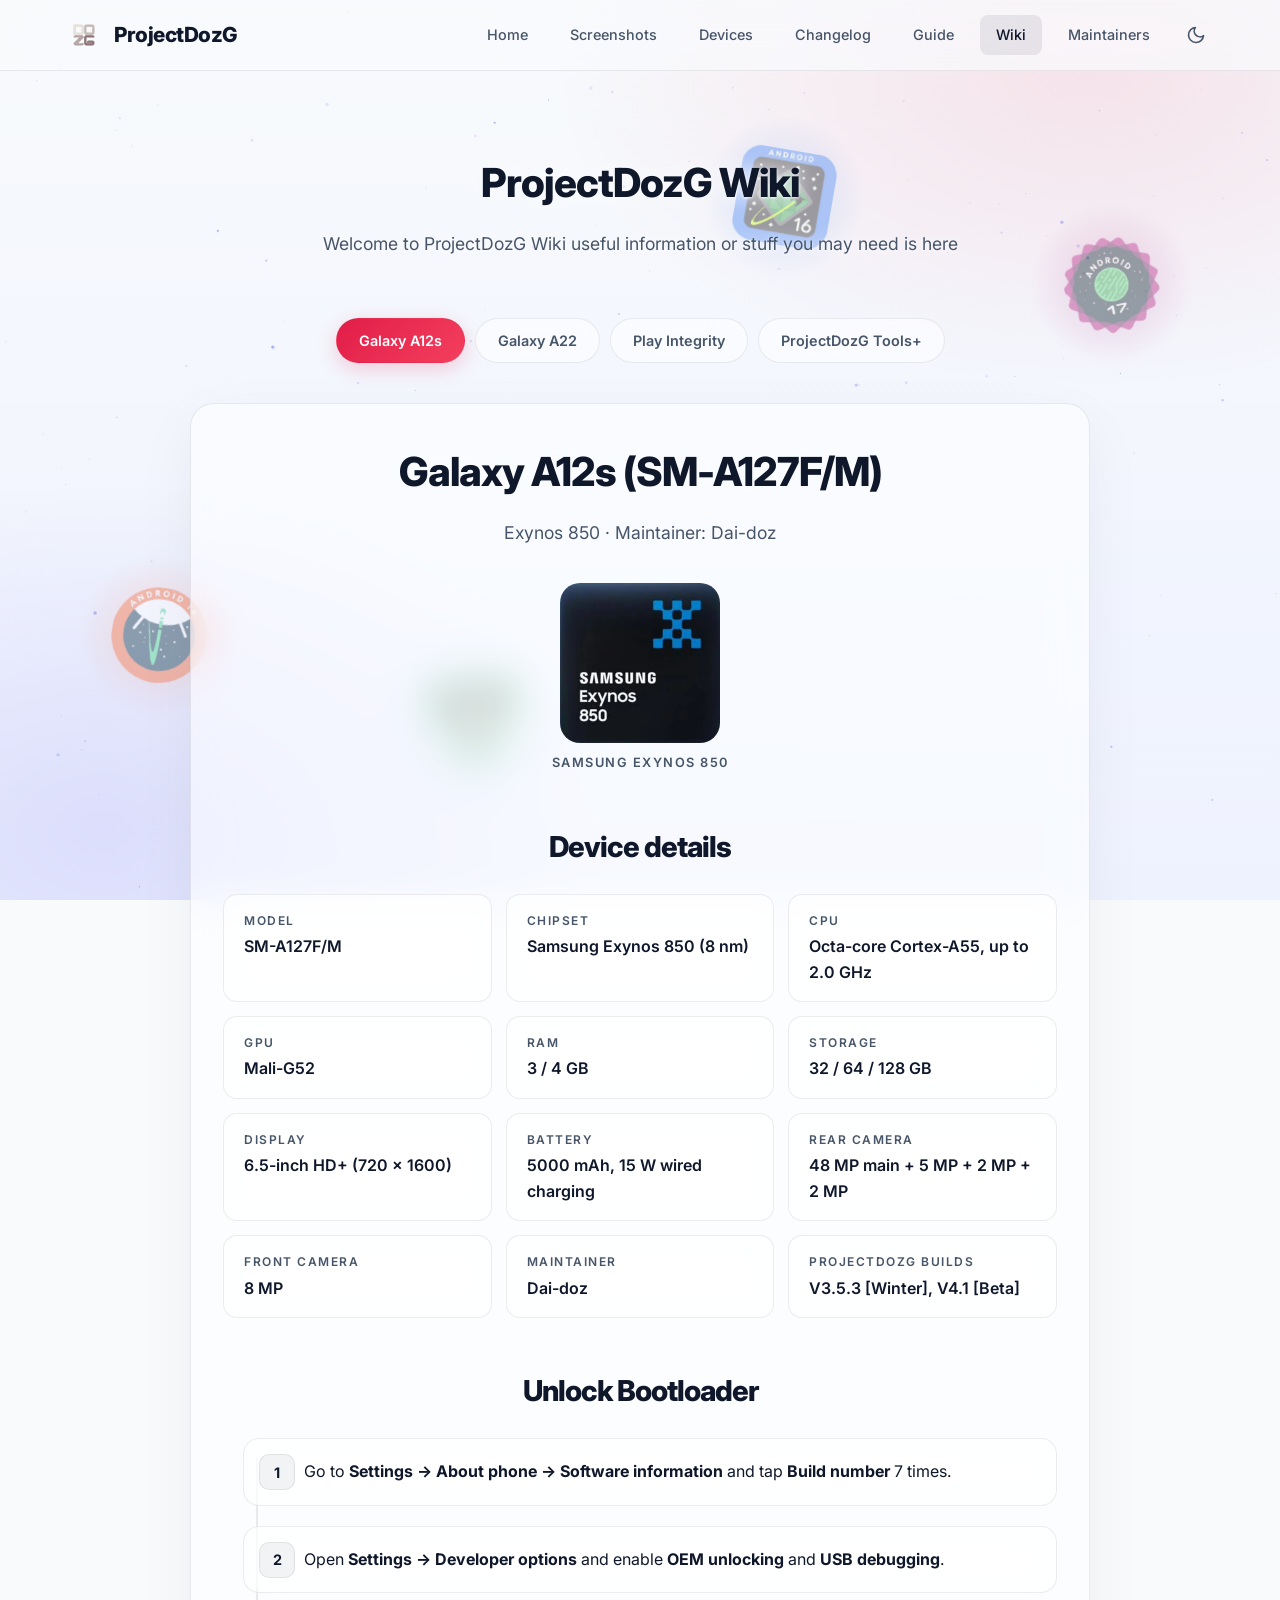
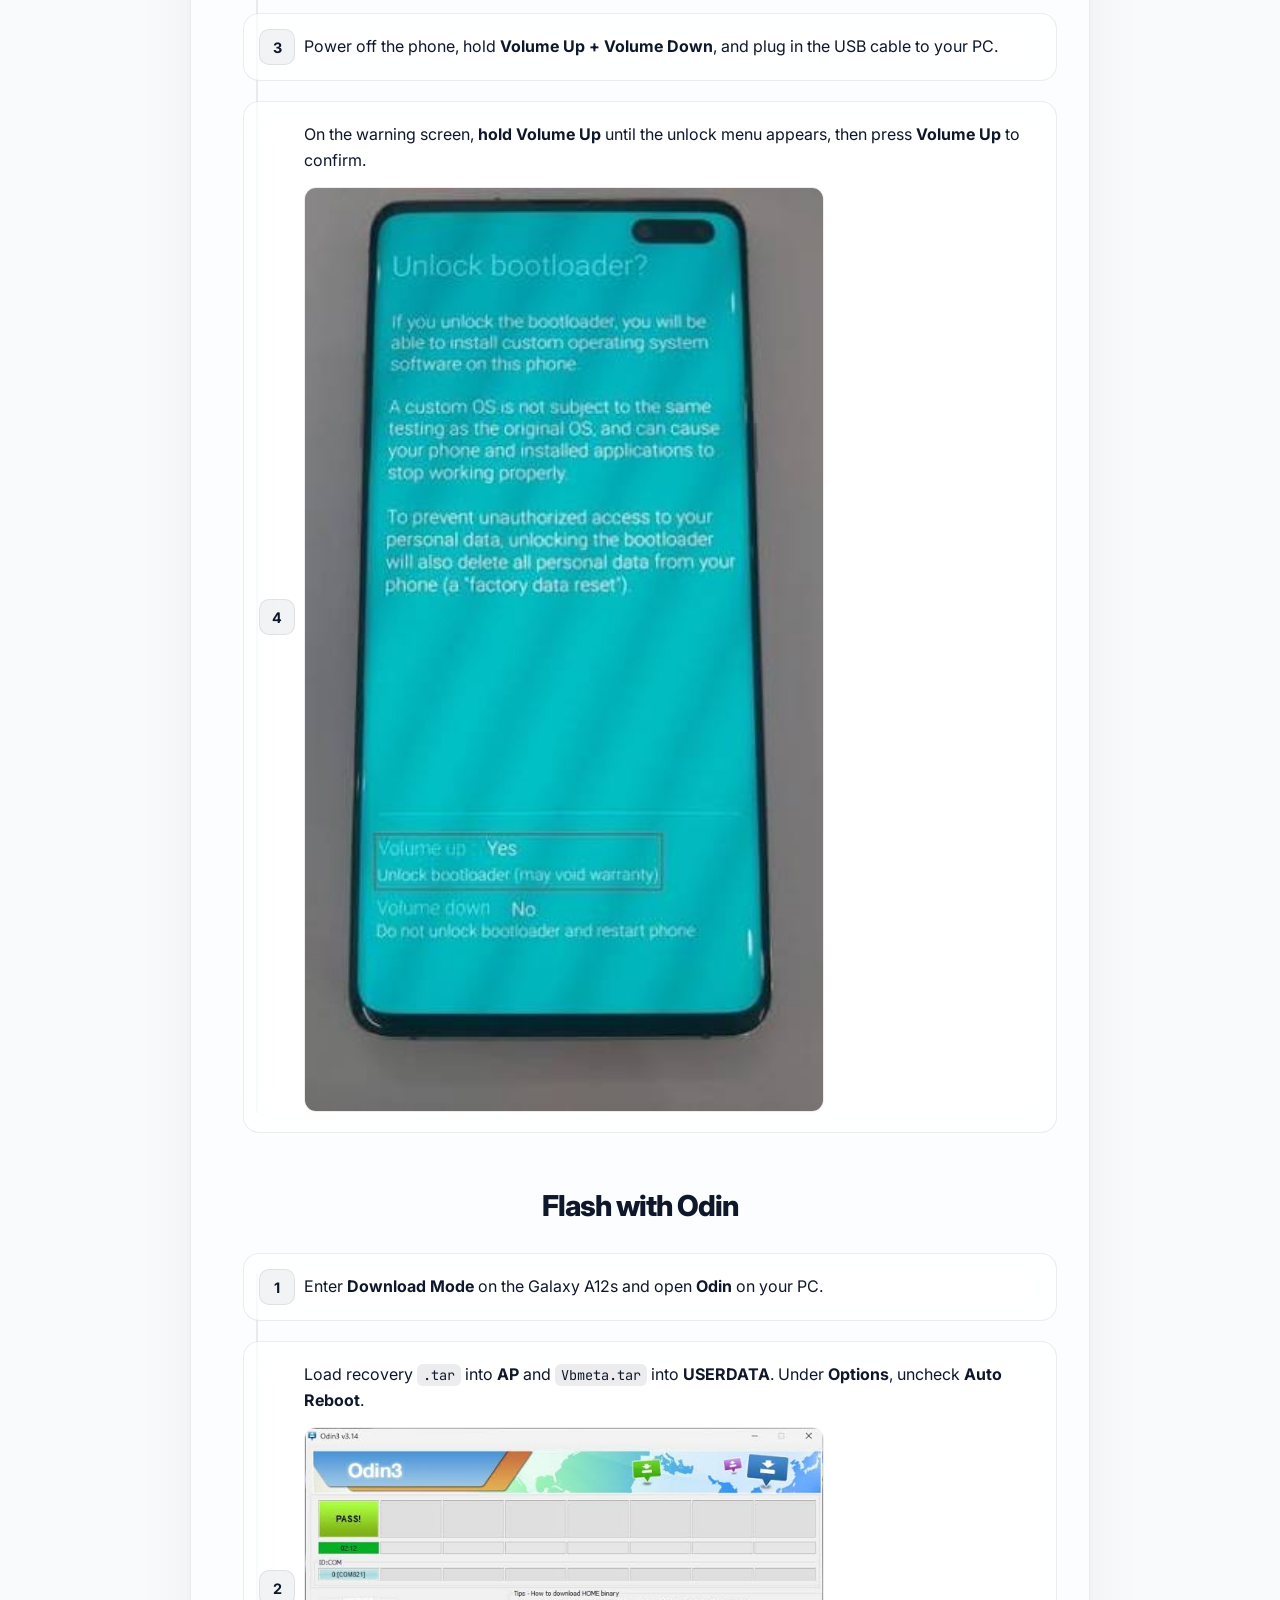
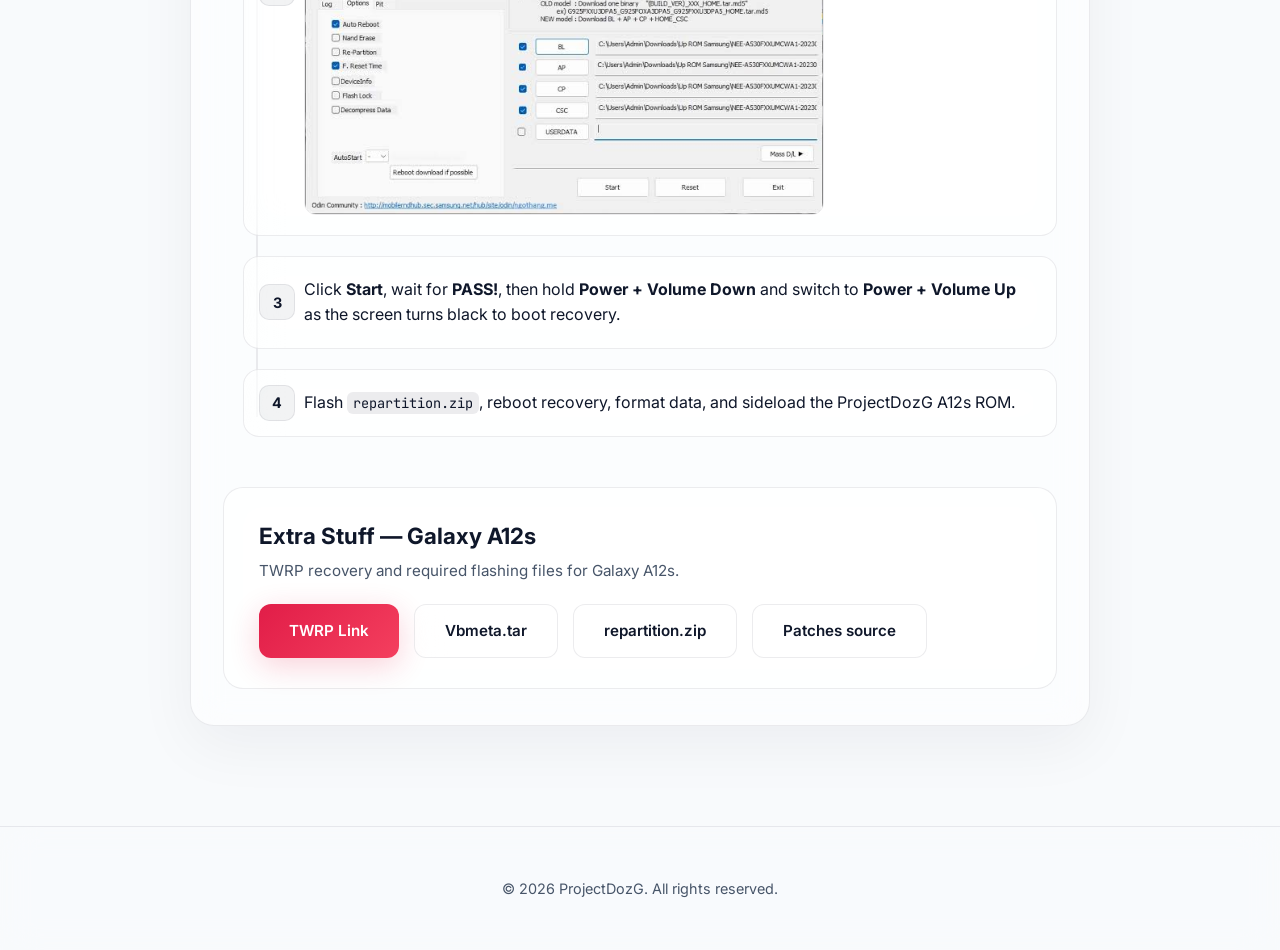
<file: wiki.html>
<!DOCTYPE html>
<html lang="en" data-theme="dark">
<head>
    <meta charset="UTF-8">
    <meta name="viewport" content="width=device-width, initial-scale=1.0">
    <meta name="theme-color" content="#08090d">
    <meta name="description" content="ProjectDozG wiki: device details, install guides and Play Integrity setup.">
    <title>Wiki — ProjectDozG</title>
    <link rel="icon" href="assets/logo-64.png" sizes="64x64" type="image/png">
    <link rel="apple-touch-icon" href="assets/logo-192.png">
    <link rel="preconnect" href="https://fonts.googleapis.com">
    <link rel="preconnect" href="https://fonts.gstatic.com" crossorigin>
    <link href="https://fonts.googleapis.com/css2?family=Inter:wght@400;500;600;700;800&family=JetBrains+Mono:wght@400&display=swap" rel="stylesheet">
    <link rel="stylesheet" href="style.css">
    <script>try{var t=localStorage.getItem('theme')||(matchMedia('(prefers-color-scheme: dark)').matches?'dark':'light');document.documentElement.dataset.theme=t;document.querySelector('meta[name="theme-color"]').content=t==='light'?'#f8fafc':'#08090d'}catch(e){}</script>
    <noscript><style>.reveal { opacity: 1; } .wiki-panel[hidden] { display: block !important; }</style></noscript>
</head>
<body>

    <a class="skip-link" href="#main">Skip to content</a>

    <div class="space" aria-hidden="true">
        <canvas id="space"></canvas>
    </div>

    <header>
        <a href="index.html" class="logo">
            <img src="assets/logo.webp" alt="" class="logo-img" width="40" height="40" fetchpriority="high">
            <span>ProjectDozG</span>
        </a>
        <div class="header-end">
            <nav aria-label="Main">
                <a href="index.html">Home</a>
                <a href="screenshots.html">Screenshots</a>
                <a href="devices.html">Devices</a>
                <a href="changelog.html">Changelog</a>
                <a href="guide.html">Guide</a>
                <a href="wiki.html" class="active" aria-current="page">Wiki</a>
                <a href="maintainers.html">Maintainers</a>
            </nav>
            <button type="button" class="theme-toggle-btn" id="themeToggle" aria-label="Toggle theme">
                <svg id="themeIcon" viewBox="0 0 24 24" aria-hidden="true"></svg>
            </button>
        </div>
    </header>

    <main id="main" tabindex="-1">
        <section id="wiki">
            <h2 class="section-title reveal">ProjectDozG Wiki</h2>
            <p class="section-desc reveal">Welcome to ProjectDozG Wiki useful information or stuff you may need is here</p>

            <div class="tabs reveal" role="tablist" aria-label="Wiki sections">
                <button type="button" class="tab active" role="tab" aria-selected="true" data-tab="a12s">Galaxy A12s</button>
                <button type="button" class="tab" role="tab" aria-selected="false" data-tab="a22">Galaxy A22</button>
                <button type="button" class="tab" role="tab" aria-selected="false" data-tab="integrity">Play Integrity</button>
                <button type="button" class="tab" role="tab" aria-selected="false" data-tab="tools">ProjectDozG Tools+</button>
            </div>

            <div id="tab-a12s" class="wiki-panel" role="tabpanel" data-device="Galaxy A12s" data-short="A12s">
                <div class="doc-container">
                    <h2 class="section-title">Galaxy A12s (SM-A127F/M)</h2>
                    <p class="section-desc">Exynos 850 · Maintainer: Dai-doz</p>

                    <figure class="chip-figure">
                        <img src="assets/chips/exynos-850.webp" alt="Samsung Exynos 850 chipset" width="160" height="160" loading="lazy" decoding="async">
                        <figcaption>Samsung Exynos 850</figcaption>
                    </figure>

                    <h3 class="sub-title">Device details</h3>
                    <dl class="spec-grid">
                        <div class="spec"><dt>Model</dt><dd>SM-A127F/M</dd></div>
                        <div class="spec"><dt>Chipset</dt><dd>Samsung Exynos 850 (8 nm)</dd></div>
                        <div class="spec"><dt>CPU</dt><dd>Octa-core Cortex-A55, up to 2.0 GHz</dd></div>
                        <div class="spec"><dt>GPU</dt><dd>Mali-G52</dd></div>
                        <div class="spec"><dt>RAM</dt><dd>3 / 4 GB</dd></div>
                        <div class="spec"><dt>Storage</dt><dd>32 / 64 / 128 GB</dd></div>
                        <div class="spec"><dt>Display</dt><dd>6.5-inch HD+ (720 × 1600)</dd></div>
                        <div class="spec"><dt>Battery</dt><dd>5000 mAh, 15 W wired charging</dd></div>
                        <div class="spec"><dt>Rear camera</dt><dd>48 MP main + 5 MP + 2 MP + 2 MP</dd></div>
                        <div class="spec"><dt>Front camera</dt><dd>8 MP</dd></div>
                        <div class="spec"><dt>Maintainer</dt><dd>Dai-doz</dd></div>
                        <div class="spec"><dt>ProjectDozG builds</dt><dd>V3.5.3 [Winter], V4.1 [Beta]</dd></div>
                    </dl>

                    <div data-install></div>

                    <div class="wiki-card">
                        <div>
                            <h3>Extra Stuff — Galaxy A12s</h3>
                            <p>TWRP recovery and required flashing files for Galaxy A12s.</p>
                        </div>
                        <div class="btn-group">
                            <a href="https://twrp.me/samsung/a12s.html" target="_blank" rel="noopener noreferrer" class="btn btn-primary">TWRP Link</a>
                            <a href="https://drive.google.com/file/d/1DROsPQb2gIuNgD0F-1r7r7Ju30OrwJkN/view?usp=drive_link" target="_blank" rel="noopener noreferrer" class="btn btn-secondary">Vbmeta.tar</a>
                            <a href="https://drive.google.com/file/d/1B_0JI-pQ-aZNtOMTHRh-KUY9z3CJCjDI/view?usp=drive_link" target="_blank" rel="noopener noreferrer" class="btn btn-secondary">repartition.zip</a>
                            <!-- Paste the patches source URL into href (button stays inactive while it is empty) -->
                            <a href="https://github.com/Dai-doz/A127X-repository" target="_blank" rel="noopener noreferrer" class="btn btn-secondary">Patches source</a>
                        </div>
                    </div>
                </div>
            </div>

            <div id="tab-a22" class="wiki-panel" role="tabpanel" data-device="Galaxy A22" data-short="A22" hidden>
                <div class="doc-container">
                    <h2 class="section-title">Galaxy A22 (SM-A225F/M)</h2>
                    <p class="section-desc">MediaTek Helio G80 (4G) · Maintainer: Lucasz</p>

                    <figure class="chip-figure">
                        <img src="assets/chips/helio-g80.webp" alt="MediaTek Helio G80 chipset" width="160" height="160" loading="lazy" decoding="async">
                        <figcaption>MediaTek Helio G80</figcaption>
                    </figure>

                    <h3 class="sub-title">Device details</h3>
                    <dl class="spec-grid">
                        <div class="spec"><dt>Model</dt><dd>SM-A225F/M (4G)</dd></div>
                        <div class="spec"><dt>Chipset</dt><dd>MediaTek Helio G80 (12 nm)</dd></div>
                        <div class="spec"><dt>CPU</dt><dd>Octa-core: 2 × 2.0 GHz + 6 × 1.8 GHz</dd></div>
                        <div class="spec"><dt>GPU</dt><dd>Mali-G52 MC2</dd></div>
                        <div class="spec"><dt>RAM</dt><dd>4 / 6 GB</dd></div>
                        <div class="spec"><dt>Storage</dt><dd>64 / 128 GB (eMMC 5.1), microSDXC slot</dd></div>
                        <div class="spec"><dt>Display</dt><dd>6.4-inch Super AMOLED, 90 Hz (720 × 1600)</dd></div>
                        <div class="spec"><dt>Battery</dt><dd>5000 mAh, 15 W wired charging</dd></div>
                        <div class="spec"><dt>Rear camera</dt><dd>48 MP main + 8 MP ultrawide + 2 MP macro</dd></div>
                        <div class="spec"><dt>Front camera</dt><dd>13 MP</dd></div>
                        <div class="spec"><dt>Maintainer</dt><dd>Lucasz</dd></div>
                        <div class="spec"><dt>ProjectDozG builds</dt><dd>V3.5.3 [Falcon], V4.1 [Beta] (coming soon)</dd></div>
                    </dl>

                    <div data-install></div>

                    <div class="wiki-card">
                        <div>
                            <h3>Extra Stuff — Galaxy A22</h3>
                            <p>TWRP recovery and required flashing files for Galaxy A22.</p>
                        </div>
                        <div class="btn-group">
                            <a href="https://twrp.me/Devices/Samsung/" target="_blank" rel="noopener noreferrer" class="btn btn-primary">TWRP Link</a>
                            <a href="https://drive.google.com/file/d/1DROsPQb2gIuNgD0F-1r7r7Ju30OrwJkN/view?usp=drive_link" target="_blank" rel="noopener noreferrer" class="btn btn-secondary">Vbmeta.tar</a>
                            <a href="https://drive.google.com/file/d/1B_0JI-pQ-aZNtOMTHRh-KUY9z3CJCjDI/view?usp=drive_link" target="_blank" rel="noopener noreferrer" class="btn btn-secondary">repartition.zip</a>
                            <!-- Paste the patches source URL into href (button stays inactive while it is empty) -->
                            <a href="" target="_blank" rel="noopener noreferrer" class="btn btn-secondary">Patches source [ Not available ]</a>
                        </div>
                    </div>
                </div>
            </div>

            <div id="tab-integrity" class="wiki-panel" role="tabpanel" hidden>
                <div class="doc-container">
                    <h2 class="section-title">Play Integrity Tutorial</h2>
                    <p class="section-desc">Set up Play Integrity verdicts on ProjectDozG for banking apps, Google Wallet, and RCS.</p>

                    <div class="info-grid" style="margin-bottom: 40px;">
                        <div class="info-card">
                            <div class="info-label">Verdict 1</div>
                            <div class="info-value">BASIC</div>
                            <p class="info-note">Standard app and Play Store integrity check.</p>
                        </div>
                        <div class="info-card">
                            <div class="info-label">Verdict 2</div>
                            <div class="info-value">DEVICE</div>
                            <p class="info-note">Needed for Google Wallet and many banking apps.</p>
                        </div>
                        <div class="info-card">
                            <div class="info-label">Verdict 3</div>
                            <div class="info-value">STRONG</div>
                            <p class="info-note">Requires a valid hardware keybox with TrickyStore.</p>
                        </div>
                    </div>

                    <h3 class="sub-title">Setup Steps</h3>
                    <ol class="timeline">
                        <li class="timeline-step"><span class="step-number">1</span>Ensure your root solution (<strong>Magisk</strong>, <strong>KernelSU</strong>, or <strong>APatch</strong>) is installed and <strong>Zygisk</strong> (or <strong>Zygisk Next</strong>) is enabled.</li>
                        <li class="timeline-step"><span class="step-number">2</span>Flash the latest <strong>PlayIntegrityFork</strong> module in your root manager.</li>
                        <li class="timeline-step"><span class="step-number">3</span>Optional (for <strong>STRONG</strong>): Install <strong>TrickyStore</strong>, place a valid <code>keybox.xml</code> in <code>/data/adb/tricky_store/</code>, and list target apps in <code>target.txt</code>.</li>
                        <li class="timeline-step"><span class="step-number">4</span>Add <strong>Google Play Services</strong>, <strong>Google Play Store</strong>, and banking apps to your DenyList / hide list as needed, then reboot.</li>
                        <li class="timeline-step"><span class="step-number">5</span>Tap <strong>Action</strong> on PlayIntegrityFork to refresh the fingerprint, clear Google Play Services/Store cache if needed, and test with a Play Integrity checker app.</li>
                    </ol>

                    <div class="wiki-card">
                        <div>
                            <h3>Extra Stuff — Play Integrity</h3>
                            <p>Official module repositories for Play Integrity and Zygisk.</p>
                        </div>
                        <div class="btn-group">
                            <a href="https://github.com/osm0sis/PlayIntegrityFork/releases" target="_blank" rel="noopener noreferrer" class="btn btn-primary">PlayIntegrityFork</a>
                            <a href="https://github.com/Dr-TSNG/ZygiskNext/releases" target="_blank" rel="noopener noreferrer" class="btn btn-secondary">Zygisk Next</a>
                            <a href="https://github.com/5ec1cff/TrickyStore/releases" target="_blank" rel="noopener noreferrer" class="btn btn-secondary">TrickyStore</a>
                        </div>
                    </div>
                </div>
            </div>

            <div id="tab-tools" class="wiki-panel" role="tabpanel" hidden>
                <div class="doc-container">
                    <h2 class="section-title">ProjectDozG Tools+</h2>
                    <p class="section-desc">A lightweight, feature-rich custom One UI ROM builder.</p>

                    <div class="wiki-card">
                        <div>
                            <h3>Build ROMs with ProjectDozG Tools+</h3>
                            <p>Official repository, website and community links.</p>
                        </div>
                        <div class="btn-group">
                            <a href="https://github.com/Dai-doz/ProjectDozG-Tools" target="_blank" rel="noopener noreferrer" class="btn btn-primary">GitHub repo</a>
                            <a href="https://t.me/DaidozBuild" target="_blank" rel="noopener noreferrer" class="btn btn-secondary">Telegram group</a>
                        </div>
                    </div>

                    <h3 class="sub-title">Preview</h3>
                    <p class="section-desc">ProjectDozG's Tools is a custom One UI ROM builder that lets you base any device you want, with vendor and flashable <code>super.img</code> included. Developed by ProjectDozG — we'll keep evolving it and fixing issues you find. Our tools are always open source and free.</p>

                    <h3 class="sub-title">Notes</h3>
                    <ol class="timeline">
                        <li class="timeline-step"><span class="step-number">1</span>Use <strong>5.10</strong> for Android 17+ (One UI 9+) and <strong>4.19</strong> for Android 14–16.2 (One UI 6–8.5). You can also use 5.10 on One UI 6–8.5.</li>
                        <li class="timeline-step"><span class="step-number">2</span>Use the latest kernel file. Flash the 5.10 kernel via <strong>Odin</strong>, and the 4.19 kernel via <strong>custom recovery</strong>.</li>
                        <li class="timeline-step"><span class="step-number">3</span>Known limits: the flashable zip / <code>super.img</code> build is only available for <strong>SM-A127</strong>. The tools only support Exynos — a MediaTek base device won't boot.</li>
                        <li class="timeline-step"><span class="step-number">4</span>If the One UI 8.5 build doesn't boot, use this <a href="https://github.com/Dai-doz/android_vendor_a12snsxx/releases/download/A127FXXSDDXJ5/vendor.img" target="_blank" rel="noopener noreferrer">custom vendor</a>.</li>
                        <li class="timeline-step"><span class="step-number">5</span>Switching to 4.19? Flash this <a href="https://t.me/folkvalleyfiles/17" target="_blank" rel="noopener noreferrer">stock DTBO</a>.</li>
                    </ol>

                    <h3 class="sub-title">Resources</h3>
                    <div class="tools-table-wrap">
                        <table class="tools-table">
                            <thead><tr><th>Resource</th><th>Link</th></tr></thead>
                            <tbody>
                                <tr><td>Repository</td><td><a href="https://github.com/Dai-doz/ProjectDozG-Tools" target="_blank" rel="noopener noreferrer">Dai-doz/ProjectDozG-Tools</a></td></tr>
                                <tr><td>One UI 8.5 vendor</td><td><a href="https://github.com/Dai-doz/android_vendor_a12snsxx/releases/download/A127FXXSDDXJ5/vendor.img" target="_blank" rel="noopener noreferrer">vendor.img</a></td></tr>
                                <tr><td>5.10 kernel</td><td><a href="https://t.me/rsuntkfiles" target="_blank" rel="noopener noreferrer">5.10KRNL repo</a></td></tr>
                                <tr><td>4.19 kernel</td><td><a href="https://t.me/ProjectDozGOfficialGroup/6414" target="_blank" rel="noopener noreferrer">4.19KRNL repo</a></td></tr>
                            </tbody>
                        </table>
                    </div>

                    <h3 class="sub-title">Open source</h3>
                    <div class="tools-table-wrap">
                        <table class="tools-table">
                            <thead><tr><th>Component</th><th>Repository</th></tr></thead>
                            <tbody>
                                <tr><td>5.10 vendor</td><td><a href="https://github.com/rsuntk/a12s-510_vendor" target="_blank" rel="noopener noreferrer">rsuntk/a12s-510_vendor</a></td></tr>
                                <tr><td>4.19 vendor</td><td><a href="https://github.com/Dai-doz/android_vendor_a12snsxx" target="_blank" rel="noopener noreferrer">Dai-doz/android_vendor_a12snsxx</a></td></tr>
                                <tr><td>4.19 kernel</td><td><a href="https://github.com/ProjectDozG/android_kernel_samsung_a12s" target="_blank" rel="noopener noreferrer">ProjectDozG/android_kernel_samsung_a12s</a></td></tr>
                                <tr><td>5.10 kernel</td><td><a href="https://github.com/rsuntk/android_kernel_samsung_a12s-5.10" target="_blank" rel="noopener noreferrer">rsuntk/android_kernel_samsung_a12s-5.10</a></td></tr>
                            </tbody>
                        </table>
                    </div>

                    <h3 class="sub-title">Overview</h3>
                    <p class="section-desc">ProjectDozG is a work-in-progress custom One UI platform that started on the One UI 7 Vanilla platform and has since evolved into a stable daily-driver ROM. The first release shipped on April 14 with an One UI 8 / S23FE base, and development continues toward a faster, cleaner and more capable experience.</p>
                    <p class="section-desc">Thanks to everyone who has used the project and contributed. 💙</p>

                    <dl class="spec-grid">
                        <div class="spec"><dt>Base</dt><dd>Universal UI 6.1 - 9 / Base: Universal</dd></div>
                        <div class="spec"><dt>First release</dt><dd>April 14</dd></div>
                        <div class="spec"><dt>Focus</dt><dd>Performance · Stability · Privacy · Clean UX</dd></div>
                    </dl>

                    <h3 class="sub-title">Supported devices</h3>
                    <div class="tools-table-wrap">
                        <table class="tools-table">
                            <thead><tr><th>Device</th><th>Model</th><th>Fingerprint</th></tr></thead>
                            <tbody>
                                <tr><td>Samsung Galaxy A22</td><td>SM-A225F</td><td>Sidemount-FP</td></tr>
                                <tr><td>Samsung Galaxy Note 20 Ultra 4G</td><td>SM-N085F</td><td>FOD</td></tr>
                                <tr><td>Samsung Galaxy A12s</td><td>SM-A127F</td><td>Sidemount-FP</td></tr>
                                <tr><td>Samsung Galaxy A06 4G</td><td>SM-A065F</td><td>Sidemount-FP</td></tr>
                            </tbody>
                        </table>
                    </div>
                    <p class="tools-note">Device configs are stored in <code>platform/&lt;MODEL&gt;/</code>. Each build verifies config, <code>floating_feature.xml</code> and <code>Stock/</code> locally — no device configs are downloaded from an external repository.</p>

                    <h3 class="sub-title">Key features</h3>
                    <div class="tools-table-wrap">
                        <table class="tools-table">
                            <thead><tr><th>Category</th><th>Highlights</th></tr></thead>
                            <tbody>
                                <tr><td>⚡ Performance</td><td>System optimization · Heavy debloat (removed unnecessary apps &amp; services, including Samsung DeX and Bixby) · Smoother UI · Optimized background processes · Better battery efficiency</td></tr>
                                <tr><td>🧩 Functionality</td><td>Screenshot anywhere (global) · Built-in screen recorder · More floating features · Full edge features · Stock device configs · Extra brightness · Object, shadow and reflection remover · Multi-user support · Camera privacy toggle</td></tr>
                                <tr><td>🔗 Integration</td><td>BluetoothLibraryPatcher</td></tr>
                            </tbody>
                        </table>
                    </div>

                    <h3 class="sub-title">Security &amp; privacy</h3>
                    <div class="wiki-card">
                        <div>
                            <h3>Secure by default</h3>
                            <p>Secure Folder support · Essential security components retained · Stable and safe daily-driver experience.</p>
                        </div>
                    </div>

                    <h3 class="sub-title">Project goal</h3>
                    <p class="section-desc">To deliver a lightweight yet fully featured Samsung One UI ROM that balances performance, stability, essential features and a clean user experience.</p>
                    <div class="info-grid">
                        <div class="info-card"><div class="info-label">01</div><div class="info-value">Performance</div></div>
                        <div class="info-card"><div class="info-label">02</div><div class="info-value">Stability</div></div>
                        <div class="info-card"><div class="info-label">03</div><div class="info-value">Essential features</div></div>
                    </div>

                    <h3 class="sub-title">How to use</h3>
                    <ol class="timeline">
                        <li class="timeline-step"><span class="step-number">1</span>Fork the repository. Give the repo a ⭐ star, then fork it to your GitHub account.</li>
                        <li class="timeline-step"><span class="step-number">2</span>Open your fork, go to <strong>Actions</strong>, select <strong>ProjectDozG Tools</strong> and click <strong>Run workflow</strong>.</li>
                        <li class="timeline-step"><span class="step-number">3</span>Or run it locally with <code>bash run.sh &lt;STOCK_DEVICE&gt; &lt;TARGET_DEVICE&gt; &lt;USE_UI_8_TETHERING_APEX&gt; &lt;OUTPUT_FILESYSTEM&gt;</code>.</li>
                    </ol>

                    <h3 class="sub-title">Credits &amp; acknowledgements</h3>
                    <div class="tools-table-wrap">
                        <table class="tools-table tools-table-credits">
                            <thead><tr><th>#</th><th>Project</th><th>Author</th><th>Used for</th></tr></thead>
                            <tbody>
                                <tr><td class="tools-credit-index">01</td><td>Samsung Firmware Downloader</td><td>topjohnwu</td><td>Downloading Samsung firmware</td></tr>
                                <tr><td class="tools-credit-index">02</td><td>Multi Disabler</td><td>ianmacd</td><td>Disabling Samsung security and data encryption</td></tr>
                                <tr><td class="tools-credit-index">03</td><td>Bluetooth Library Patcher · alternative</td><td>3arthur6, duhansysl</td><td>Patching Samsung Bluetooth libraries</td></tr>
                                <tr><td class="tools-credit-index">04</td><td>UN1CA Project</td><td>salvogiangri</td><td>Knox Guard patch, SSRM patch and SELinux patch references</td></tr>
                                <tr><td class="tools-credit-index">05</td><td>App optimization stuck fix</td><td>ExtremeXT</td><td>Fixing app optimization stalls</td></tr>
                                <tr><td class="tools-credit-index">07</td><td>GoFile Uploader</td><td>Sushrut1101</td><td>GoFile uploads</td></tr>
                                <tr><td class="tools-credit-index">08</td><td>OMC Decoder</td><td>fei-ke</td><td>OMC decoding</td></tr>
                                <tr><td class="tools-credit-index">09</td><td>apktool</td><td>iBotPeaches</td><td>Resource / smali patching</td></tr>
                            </tbody>
                        </table>
                    </div>

                    <h3 class="sub-title">Licensing</h3>
                    <p class="section-desc">This project is licensed under the GNU GPL v3 — see the LICENSE file for details.</p>
                    <div class="tools-table-wrap">
                        <table class="tools-table">
                            <thead><tr><th>Component</th><th>License</th></tr></thead>
                            <tbody>
                                <tr><td>android-tools</td><td>Apache License 2.0</td></tr>
                                <tr><td>apktool</td><td>Apache License 2.0</td></tr>
                                <tr><td>erofs-utils</td><td>GPL-2.0 / Apache-2.0</td></tr>
                                <tr><td>platform_build</td><td>Apache License 2.0</td></tr>
                                <tr><td>e2fsprogs</td><td>GPL-2.0 / LGPL-2.1</td></tr>
                            </tbody>
                        </table>
                    </div>
                    <p class="tools-note">Made with 💙 by the ProjectDozG team.</p>
                </div>
            </div>
        </section>
    </main>

    <!-- Install guide, written once and copied into each device panel by wiki.js -->
    <template id="install-guide">
        <h3 class="sub-title">Unlock Bootloader</h3>
        <ol class="timeline">
            <li class="timeline-step"><span class="step-number">1</span>Go to <strong>Settings → About phone → Software information</strong> and tap <strong>Build number</strong> 7 times.</li>
            <li class="timeline-step"><span class="step-number">2</span>Open <strong>Settings → Developer options</strong> and enable <strong>OEM unlocking</strong> and <strong>USB debugging</strong>.</li>
            <li class="timeline-step"><span class="step-number">3</span>Power off the phone, hold <strong>Volume Up + Volume Down</strong>, and plug in the USB cable to your PC.</li>
            <li class="timeline-step"><span class="step-number">4</span>On the warning screen, <strong>hold Volume Up</strong> until the unlock menu appears, then press <strong>Volume Up</strong> to confirm.
                <img class="tutorial-img" src="assets/tutorials/unlock-bootloader.jpg" alt="Bootloader unlock warning screen" loading="lazy" decoding="async">
            </li>
        </ol>

        <h3 class="sub-title">Flash with Odin</h3>
        <ol class="timeline">
            <li class="timeline-step"><span class="step-number">1</span>Enter <strong>Download Mode</strong> on the <span data-device></span> and open <strong>Odin</strong> on your PC.</li>
            <li class="timeline-step"><span class="step-number">2</span>Load recovery <code>.tar</code> into <strong>AP</strong> and <code>Vbmeta.tar</code> into <strong>USERDATA</strong>. Under <strong>Options</strong>, uncheck <strong>Auto Reboot</strong>.
                <img class="tutorial-img" src="assets/tutorials/odin-flash.jpg" alt="Odin flash settings" loading="lazy" decoding="async">
            </li>
            <li class="timeline-step"><span class="step-number">3</span>Click <strong>Start</strong>, wait for <strong>PASS!</strong>, then hold <strong>Power + Volume Down</strong> and switch to <strong>Power + Volume Up</strong> as the screen turns black to boot recovery.</li>
            <li class="timeline-step"><span class="step-number">4</span>Flash <code>repartition.zip</code>, reboot recovery, format data, and sideload the ProjectDozG <span data-short></span> ROM.</li>
        </ol>
    </template>

    <footer>
        <p>© <span data-year>2026</span> ProjectDozG. All rights reserved.</p>
    </footer>

    <script src="script.js" defer></script>
    <script src="space.js" defer></script>
    <script src="wiki.js" defer></script>
</body>
</html>
</file>
<file: style.css>
/* ==========================================================================
   ProjectDozG — shared stylesheet
   1. Tokens   2. Base   3. Space background   4. Layout   5. Header
   6. Buttons  7. Hero   8. Cards        9. Screenshots  10. Guide
   11. Wiki    12. Footer  13. Motion    14. Responsive  15. Changelog
   16. Tools wiki tables
   ========================================================================== */

/* 1. Tokens ---------------------------------------------------------------- */
:root {
    color-scheme: dark;
    --ease: cubic-bezier(0.16, 1, 0.3, 1);
    --transition-smooth:
        transform 0.4s var(--ease),
        background 0.4s var(--ease),
        border-color 0.4s var(--ease),
        box-shadow 0.4s var(--ease),
        color 0.4s var(--ease),
        opacity 0.4s var(--ease);

    --glass-blur: blur(18px) saturate(1.3);   /* frosted-glass strength: raise/lower the 18px */

    --bg-color: #08090d;
    --card-bg: rgba(21, 23, 30, 0.5);
    --card-hover-border: rgba(255, 65, 108, 0.3);
    --text-main: #f8fafc;
    --text-muted: #94a3b8;
    --accent: #ff416c;
    --accent-glow: rgba(255, 65, 108, 0.4);
    --accent-gradient: linear-gradient(135deg, #ff416c 0%, #ff4b2b 100%);
    --glass-border: rgba(255, 255, 255, 0.05);
    --glass-shadow: rgba(0, 0, 0, 0.4);
    --nav-bg: rgba(8, 9, 13, 0.75);
    --warning-bg: rgba(249, 115, 22, 0.06);
    --warning-border: rgba(249, 115, 22, 0.2);
    --step-num-bg: rgba(255, 255, 255, 0.05);
}

[data-theme="light"] {
    color-scheme: light;
    --bg-color: #f8fafc;
    --card-bg: rgba(255, 255, 255, 0.55);
    --card-hover-border: rgba(225, 29, 72, 0.3);
    --text-main: #0f172a;
    --text-muted: #475569;
    --accent: #e11d48;
    --accent-glow: rgba(225, 29, 72, 0.2);
    --accent-gradient: linear-gradient(135deg, #e11d48 0%, #f43f5e 100%);
    --glass-border: rgba(15, 23, 42, 0.08);
    --glass-shadow: rgba(15, 23, 42, 0.05);
    --nav-bg: rgba(248, 250, 252, 0.75);
    --warning-bg: rgba(234, 88, 12, 0.05);
    --warning-border: rgba(234, 88, 12, 0.2);
    --step-num-bg: rgba(15, 23, 42, 0.05);
}

/* 2. Base ------------------------------------------------------------------ */
*,
*::before,
*::after {
    box-sizing: border-box;
    margin: 0;
    padding: 0;
}

html {
    scroll-behavior: smooth;
}

body {
    position: relative;
    overflow-x: hidden;
    background-color: var(--bg-color);
    color: var(--text-main);
    font-family: 'Inter', system-ui, -apple-system, 'Segoe UI', Roboto, sans-serif;
    line-height: 1.6;
    transition: background-color 0.3s ease, color 0.3s ease;
}

button,
select {
    font: inherit;
    color: inherit;
}

img {
    max-width: 100%;
}

ol,
ul {
    list-style: none;
}

code {
    padding: 2px 6px;
    border-radius: 6px;
    background: var(--glass-border);
    font-family: 'JetBrains Mono', ui-monospace, monospace;
    font-size: 0.85em;
}

::-webkit-scrollbar { width: 10px; }
::-webkit-scrollbar-track { background: var(--bg-color); }
::-webkit-scrollbar-thumb {
    background: var(--glass-border);
    border: 2px solid var(--bg-color);
    border-radius: 5px;
}
::-webkit-scrollbar-thumb:hover { background: var(--text-muted); }

:focus-visible {
    outline: 2px solid var(--accent);
    outline-offset: 2px;
}

/* Keyboard users can jump straight past the sticky header. */
.skip-link {
    position: fixed;
    top: -100px;
    left: 16px;
    z-index: 1000;
    padding: 10px 18px;
    border-radius: 10px;
    background: var(--accent-gradient);
    box-shadow: 0 8px 24px var(--accent-glow);
    color: #fff;
    font-weight: 700;
    text-decoration: none;
    transition: top 0.2s var(--ease);
}

.skip-link:focus {
    top: 16px;
}

/* Anchor links land below the sticky header. */
section[id],
.wiki-panel {
    scroll-margin-top: 90px;
}

/* 3. Space background (stars + planets are drawn by space.js) -------------- */
.space {
    position: fixed;
    inset: 0;
    z-index: -2;
    overflow: hidden;
    pointer-events: none;
    background:
        radial-gradient(ellipse 60% 50% at 85% 8%, rgba(255, 65, 108, 0.16), transparent 70%),
        radial-gradient(ellipse 55% 55% at 8% 92%, rgba(79, 70, 229, 0.22), transparent 70%),
        radial-gradient(ellipse 40% 35% at 55% 55%, rgba(56, 189, 248, 0.05), transparent 70%),
        linear-gradient(180deg, #04050c 0%, #090c1f 100%);
}

[data-theme="light"] .space {
    background:
        radial-gradient(ellipse 60% 50% at 85% 8%, rgba(225, 29, 72, 0.1), transparent 70%),
        radial-gradient(ellipse 55% 55% at 8% 92%, rgba(79, 70, 229, 0.12), transparent 70%),
        linear-gradient(180deg, #f8fafc 0%, #eef2ff 100%);
}

.space canvas {
    display: block;
    width: 100%;
    height: 100%;
}

/* 4. Layout ---------------------------------------------------------------- */
section {
    max-width: 1200px;
    margin: 0 auto;
    padding: 100px 24px;
}

main > section:first-child {
    padding-top: 80px;
}

.section-title {
    margin-bottom: 15px;
    text-align: center;
    font-size: 2.5rem;
    font-weight: 800;
    letter-spacing: -1px;
    text-shadow:
        0 1px 3px var(--bg-color),
        0 0 18px var(--bg-color);
}

.section-desc {
    max-width: 700px;
    margin: 0 auto 60px;
    text-align: center;
    color: var(--text-muted);
    font-size: 1.1rem;
    text-shadow:
        0 1px 3px var(--bg-color),
        0 0 18px var(--bg-color);
}

.sub-title {
    margin: 50px 0 24px;
    text-align: center;
    font-size: 1.8rem;
    font-weight: 800;
    letter-spacing: -1px;
}

.section-desc + .sub-title {
    margin-top: 0;
}

.doc-container {
    max-width: 900px;
    margin: 0 auto;
}

/* 5. Header ---------------------------------------------------------------- */
header {
    position: sticky;
    top: 0;
    z-index: 100;
    display: flex;
    align-items: center;
    justify-content: space-between;
    padding: 15px 5%;
    background: var(--nav-bg);
    border-bottom: 1px solid var(--glass-border);
    backdrop-filter: blur(26px) saturate(1.3);
    -webkit-backdrop-filter: blur(26px) saturate(1.3);
}

.header-end {
    display: flex;
    align-items: center;
}

.logo {
    display: flex;
    align-items: center;
    gap: 10px;
    color: var(--text-main);
    font-size: 1.3rem;
    font-weight: 800;
    letter-spacing: -0.5px;
    text-decoration: none;
}

.logo-img {
    display: block;
    width: 40px;
    height: 40px;
    object-fit: contain;
}

nav {
    display: flex;
    align-items: center;
    gap: 10px;
}

nav a {
    padding: 8px 16px;
    border-radius: 8px;
    color: var(--text-muted);
    font-size: 0.9rem;
    font-weight: 500;
    text-decoration: none;
    transition: var(--transition-smooth);
}

nav a:hover,
nav a.active {
    background: var(--glass-border);
    color: var(--text-main);
}

.theme-toggle-btn {
    display: flex;
    align-items: center;
    justify-content: center;
    width: 40px;
    height: 40px;
    margin-left: 10px;
    border: none;
    border-radius: 10px;
    background: none;
    color: var(--text-muted);
    cursor: pointer;
    transition: var(--transition-smooth);
}

.theme-toggle-btn:hover {
    background: var(--glass-border);
    color: var(--text-main);
    transform: scale(1.05);
}

.theme-toggle-btn svg {
    width: 20px;
    height: 20px;
    fill: none;
    stroke: currentColor;
    stroke-width: 2;
    stroke-linecap: round;
    stroke-linejoin: round;
}

/* 6. Buttons --------------------------------------------------------------- */
.btn-group {
    display: flex;
    flex-wrap: wrap;
    justify-content: center;
    gap: 15px;
}

.btn {
    display: inline-flex;
    align-items: center;
    gap: 8px;
    padding: 14px 30px;
    border-radius: 12px;
    font-size: 0.95rem;
    font-weight: 600;
    text-decoration: none;
    transition: var(--transition-smooth);
}

.btn:hover {
    transform: translateY(-3px) scale(1.02);
}

.btn-primary {
    background: var(--accent-gradient);
    color: #fff;
    box-shadow: 0 8px 30px var(--accent-glow);
}

.btn-primary:hover {
    box-shadow: 0 12px 35px var(--accent-glow);
}

.btn-secondary {
    background: var(--card-bg);
    border: 1px solid var(--glass-border);
    color: var(--text-main);
}

.btn-secondary:hover {
    background: var(--glass-border);
    border-color: var(--text-muted);
}

/* A button whose href is still empty (wiki.js marks it aria-disabled) */
.btn[aria-disabled="true"] {
    opacity: 0.55;
    pointer-events: none;
}

.btn-primary[aria-disabled="true"] {
    background: var(--glass-border);
    box-shadow: none;
    color: var(--text-muted);
}

/* 7. Hero ------------------------------------------------------------------ */
.hero {
    position: relative;
    padding: 140px 20px 80px;
    text-align: center;
}

.badge {
    display: inline-flex;
    align-items: center;
    margin-bottom: 25px;
    padding: 6px 16px;
    border: 1px solid var(--glass-border);
    border-radius: 100px;
    background: var(--glass-border);
    box-shadow: 0 4px 15px var(--glass-shadow);
    color: var(--accent);
    font-size: 0.8rem;
    font-weight: 700;
    letter-spacing: 1.5px;
    text-transform: uppercase;
    animation: fadeInDown 1s var(--ease);
}

.hero h1 {
    margin-bottom: 20px;
    background: var(--accent-gradient);
    -webkit-background-clip: text;
    background-clip: text;
    -webkit-text-fill-color: transparent;
    font-size: 4.5rem;
    font-weight: 800;
    line-height: 1.1;
    letter-spacing: -2px;
    background-image: linear-gradient(100deg, var(--accent) 0%, #ff4b2b 38%, #ff9a5a 55%, var(--accent) 100%);
    background-size: 220% 100%;
    animation: titleIn 1.5s var(--ease) 0.35s both, titleShine 7s ease-in-out 2s infinite alternate;
}

.hero p {
    max-width: 600px;
    margin: 0 auto 45px;
    color: var(--text-muted);
    font-size: 1.3rem;
    animation: fadeInUp 1s var(--ease) 0.8s both;
}

.hero .btn-group {
    animation: fadeInUp 1s var(--ease) 1s both;
}

.stats {
    display: flex;
    flex-wrap: wrap;
    justify-content: center;
    gap: 60px;
    margin-top: 80px;
    animation: fadeInUp 1s var(--ease) 1.2s both;
}

.stat-item {
    position: relative;
    text-align: center;
}

.stat-item:not(:last-child)::after {
    content: '';
    position: absolute;
    top: 20%;
    right: -30px;
    width: 1px;
    height: 60%;
    background: var(--glass-border);
}

.stat-item h3 {
    margin-bottom: 2px;
    font-size: 2.8rem;
    font-weight: 800;
    letter-spacing: -1px;
}

.stat-item p {
    margin: 0;
    max-width: none;
    color: var(--text-muted);
    font-size: 0.8rem;
    font-weight: 600;
    letter-spacing: 1.5px;
    text-transform: uppercase;
    animation: none;
}

/* Cycling "Welcome" line above the title (see home.js) */
.welcome {
    height: 2.4rem;
    margin-bottom: 6px;
    color: var(--text-muted);
    font-size: 1.5rem;
    font-weight: 600;
    letter-spacing: 0.5px;
}

.welcome span {
    display: inline-block;
    animation: wordIn 0.9s var(--ease) 0.2s both;
}

.welcome span.out {
    animation: wordOut 0.45s ease-in both;
}

/* 8. Cards ----------------------------------------------------------------- */
.features-grid {
    display: grid;
    grid-template-columns: repeat(auto-fit, minmax(min(320px, 100%), 1fr));
    gap: 30px;
}

.devices-grid {
    display: grid;
    grid-template-columns: repeat(auto-fit, minmax(min(280px, 100%), 1fr));
    gap: 25px;
    max-width: 900px;
    margin: 0 auto;
}

.info-grid {
    display: grid;
    grid-template-columns: repeat(auto-fit, minmax(min(220px, 100%), 1fr));
    gap: 20px;
    max-width: 900px;
    margin: 0 auto;
}

.feature-card,
.device-card,
.info-card,
.timeline-step,
.wiki-card,
.spec {
    background: var(--card-bg);
    border: 1px solid var(--glass-border);
}

.feature-card,
.device-card,
.info-card,
.timeline-step,
.wiki-card,
.spec,
.bug-form,
.disclaimer-card,
.tab,
.btn-secondary,
footer {
    backdrop-filter: var(--glass-blur);
    -webkit-backdrop-filter: var(--glass-blur);
}

.feature-card,
.device-card,
.info-card {
    box-shadow: 0 10px 30px var(--glass-shadow);
    transition: var(--transition-smooth);
}

/* Feature card */
.feature-card {
    position: relative;
    overflow: hidden;
    padding: 45px 35px;
    border-radius: 20px;
}

.feature-card::before {
    content: '';
    position: absolute;
    top: 0;
    left: 0;
    width: 100%;
    height: 3px;
    background: var(--accent-gradient);
    opacity: 0;
    transition: var(--transition-smooth);
}

.feature-card:hover {
    transform: translateY(-8px);
    border-color: var(--card-hover-border);
}

.feature-card:hover::before {
    opacity: 1;
}

.feature-icon-wrapper {
    display: flex;
    align-items: center;
    justify-content: center;
    width: 60px;
    height: 60px;
    margin-bottom: 30px;
    border-radius: 14px;
    background: var(--glass-border);
    color: var(--accent);
    transition: var(--transition-smooth);
}

.feature-card:hover .feature-icon-wrapper {
    background: var(--accent);
    box-shadow: 0 8px 20px var(--accent-glow);
    color: #fff;
    transform: scale(1.05) rotate(5deg);
}

.feature-icon-wrapper svg {
    width: 28px;
    height: 28px;
    fill: none;
    stroke: currentColor;
    stroke-width: 1.8;
    stroke-linecap: round;
    stroke-linejoin: round;
}

.feature-card h3 {
    margin-bottom: 15px;
    font-size: 1.4rem;
    font-weight: 700;
}

.feature-card p {
    color: var(--text-muted);
    font-size: 0.98rem;
}

/* Device card */
.device-card {
    padding: 40px 30px;
    border-radius: 20px;
    text-align: center;
}

.device-card:hover {
    transform: translateY(-5px);
    border-color: var(--accent);
    box-shadow: 0 15px 35px var(--accent-glow);
}

.device-card h3 {
    margin-bottom: 8px;
    font-size: 1.6rem;
    font-weight: 700;
}

.device-meta {
    display: flex;
    flex-wrap: wrap;
    justify-content: center;
    gap: 8px;
    margin-bottom: 16px;
}

.device-codename {
    display: inline-block;
    padding: 4px 12px;
    border-radius: 6px;
    background: var(--glass-border);
    color: var(--text-muted);
    font-family: 'JetBrains Mono', ui-monospace, monospace;
    font-size: 0.85rem;
}

.badge-official {
    display: inline-block;
    margin-bottom: 14px;
    padding: 2px 10px;
    border: 1px solid var(--warning-border);
    border-radius: 100px;
    background: rgba(249, 115, 22, 0.12);
    color: #f97316;
    font-size: 0.7rem;
    font-weight: 700;
    letter-spacing: 1px;
    text-transform: uppercase;
}

.build-label {
    display: block;
    margin: 10px 0 8px;
    color: var(--text-muted);
    font-size: 0.75rem;
    font-weight: 600;
    letter-spacing: 1.5px;
    text-align: left;
    text-transform: uppercase;
}

/* Build picker rows (devices page) and build-page lists */
.build-list-label {
    margin: 0 0 12px;
    color: var(--text-muted);
    font-size: 0.75rem;
    font-weight: 600;
    letter-spacing: 1.5px;
    text-align: left;
    text-transform: uppercase;
}

.build-list {
    display: flex;
    flex-direction: column;
    gap: 10px;
    text-align: left;
}

.build-row {
    display: flex;
    align-items: center;
    justify-content: space-between;
    gap: 14px;
    padding: 13px 15px;
    border: 1px solid var(--glass-border);
    border-radius: 12px;
    background: var(--glass-border);
    color: var(--text-main);
    text-decoration: none;
    transition: var(--transition-smooth);
}

.build-row:hover {
    border-color: var(--card-hover-border);
    background: var(--card-bg);
    box-shadow: 0 8px 22px var(--glass-shadow);
    transform: translateX(4px);
}

.build-row-copy {
    display: flex;
    flex-direction: column;
    gap: 2px;
    min-width: 0;
}

.build-row-title {
    display: flex;
    flex-wrap: wrap;
    align-items: center;
    gap: 8px;
    font-size: 0.98rem;
    font-weight: 700;
}

.build-pill {
    display: inline-block;
    padding: 1px 8px;
    border: 1px solid var(--glass-border);
    border-radius: 100px;
    color: var(--accent);
    font-size: 0.62rem;
    font-weight: 700;
    letter-spacing: 0.8px;
    text-transform: uppercase;
}

.build-row-meta {
    overflow: hidden;
    color: var(--text-muted);
    font-size: 0.78rem;
    text-overflow: ellipsis;
    white-space: nowrap;
}

.build-row-arrow {
    display: flex;
    flex-shrink: 0;
    align-items: center;
    justify-content: center;
    color: var(--text-muted);
    transition: var(--transition-smooth);
}

.build-row-arrow svg {
    width: 18px;
    height: 18px;
}

.build-row:hover .build-row-arrow {
    color: var(--accent);
    transform: translateX(2px);
}

.build-row.soon {
    opacity: 0.72;
}

.build-row.soon .build-pill {
    border-color: var(--warning-border);
    background: rgba(249, 115, 22, 0.1);
    color: #f97316;
}

.build-list-empty {
    padding: 14px 16px;
    border: 1px dashed var(--glass-border);
    border-radius: 12px;
    color: var(--text-muted);
    font-size: 0.85rem;
}

.card-more {
    display: inline-block;
    margin-top: 16px;
    color: var(--accent);
    font-size: 0.9rem;
    font-weight: 600;
    text-decoration: none;
}

.card-more:hover {
    text-decoration: underline;
}

/* Info + maintainer cards */
.info-card {
    padding: 28px 24px;
    border-radius: 16px;
    text-align: center;
}

.info-card:hover {
    transform: translateY(-5px);
    border-color: var(--card-hover-border);
}

.info-label {
    margin-bottom: 8px;
    color: var(--text-muted);
    font-size: 0.75rem;
    font-weight: 600;
    letter-spacing: 1.5px;
    text-transform: uppercase;
}

.info-value {
    font-size: 1.25rem;
    font-weight: 700;
}

.info-note {
    margin-top: 8px;
    color: var(--text-muted);
    font-size: 0.9rem;
}

.maintainer-card {
    display: flex;
    flex-direction: column;
    align-items: stretch;
}

.maintainer-card .avatar {
    width: 64px;
    height: 64px;
    margin: 0 auto 16px;
    border-radius: 50%;
    box-shadow: 0 8px 20px var(--accent-glow);
}

.maintainer-card img.avatar {
    display: block;
    object-fit: cover;
    background: var(--glass-border);
}

.maintainer-card div.avatar {
    display: flex;
    align-items: center;
    justify-content: center;
    background: var(--accent-gradient);
    color: #fff;
    font-size: 1.6rem;
    font-weight: 800;
}

.maintainer-card .role {
    margin-top: 4px;
    color: var(--text-muted);
    font-size: 0.85rem;
}

.maintainer-card .about {
    flex: 1;
    margin-top: 16px;
    padding-top: 16px;
    border-top: 1px solid var(--glass-border);
}

.maintainer-card .about p {
    color: var(--text-muted);
    font-size: 0.9rem;
}

.m-link {
    display: inline-flex;
    align-items: center;
    gap: 10px;
    min-width: 205px;
    max-width: 100%;
    margin-top: 18px;
    padding: 9px 14px;
    border: 1px solid var(--glass-border);
    border-radius: 12px;
    background: var(--glass-border);
    color: var(--text-main);
    text-decoration: none;
    transition: var(--transition-smooth);
}

.m-link:hover {
    border-color: rgba(34, 158, 217, 0.5);
    background: rgba(34, 158, 217, 0.1);
    box-shadow: 0 8px 24px rgba(34, 158, 217, 0.18);
    transform: translateY(-3px);
}

.tg-icon {
    flex-shrink: 0;
    width: 22px;
    height: 22px;
    color: #229ed9;
}

.tg-copy {
    display: flex;
    flex-direction: column;
    align-items: flex-start;
    line-height: 1.25;
    text-align: left;
}

.tg-label {
    font-size: 0.85rem;
    font-weight: 700;
}

.tg-handle {
    color: var(--text-muted);
    font-size: 0.72rem;
    font-weight: 500;
}

.tg-arrow {
    width: 14px;
    height: 14px;
    margin-left: auto;
    color: var(--text-muted);
    transition: var(--transition-smooth);
}

.m-link:hover .tg-arrow {
    color: #229ed9;
    transform: translate(1px, -1px);
}

/* Wiki link card */
.wiki-card {
    display: flex;
    flex-wrap: wrap;
    align-items: center;
    justify-content: space-between;
    gap: 20px;
    max-width: 900px;
    margin: 50px auto 0;
    padding: 30px 35px;
    border-radius: 20px;
}

.wiki-card h3 {
    margin-bottom: 6px;
    font-size: 1.4rem;
}

.wiki-card p {
    color: var(--text-muted);
    font-size: 0.95rem;
}

.wiki-card .btn-group {
    justify-content: flex-start;
}

/* News feed */
.news-list {
    max-width: 900px;
    margin: 0 auto;
    padding: 8px 28px;
    border: 1px solid var(--glass-border);
    border-radius: 20px;
    background: var(--card-bg);
    box-shadow: 0 10px 30px var(--glass-shadow);
    backdrop-filter: var(--glass-blur);
    -webkit-backdrop-filter: var(--glass-blur);
}

.news-item {
    display: flex;
    gap: 24px;
    justify-content: space-between;
    padding: 24px 4px;
    border-bottom: 1px solid var(--glass-border);
}

.news-item:last-child {
    border-bottom: 0;
}

.news-item-main {
    min-width: 0;
}

.news-meta {
    display: flex;
    flex-wrap: wrap;
    align-items: center;
    justify-content: space-between;
    gap: 10px;
    margin-bottom: 12px;
}

.news-badges {
    display: flex;
    flex-wrap: wrap;
    gap: 8px;
}

.news-badge {
    display: inline-flex;
    align-items: center;
    gap: 5px;
    padding: 3px 8px;
    border: 1px solid var(--glass-border);
    border-radius: 4px;
    font-size: 0.62rem;
    font-weight: 800;
    letter-spacing: 0.6px;
    line-height: 1.4;
}

.news-badge.is-release {
    border-color: #15803d;
    background: #15803d;
    color: #fff;
}

.news-badge.is-news {
    border-color: var(--text-main);
    background: var(--text-main);
    color: var(--bg-color);
}

.news-title {
    margin-bottom: 8px;
    font-size: 1.15rem;
    font-weight: 800;
    letter-spacing: -0.02em;
}

.news-summary {
    color: var(--text-muted);
    font-size: 0.94rem;
}

.news-link {
    display: inline-block;
    margin-top: 12px;
    color: var(--accent);
    font-weight: 600;
    text-decoration: none;
}

.news-thumb {
    flex: 0 0 200px;
    width: 200px;
    height: auto;
    aspect-ratio: 16 / 9;
    border: 1px solid var(--glass-border);
    border-radius: 8px;
    object-fit: cover;
}

/* Bug report form */
.bug-form {
    max-width: 700px;
    margin: 0 auto;
    padding: 32px 35px;
    border: 1px solid var(--glass-border);
    border-radius: 20px;
    background: var(--card-bg);
    box-shadow: 0 10px 30px var(--glass-shadow);
}

.field-row {
    display: grid;
    grid-template-columns: repeat(auto-fit, minmax(min(220px, 100%), 1fr));
    gap: 0 20px;
}

.field {
    margin-bottom: 18px;
}

.field .build-label {
    margin-top: 0;
}

.optional {
    font-weight: 500;
    letter-spacing: 0;
    text-transform: none;
}

.field-input {
    display: block;
    width: 100%;
    padding: 12px 14px;
    border: 1px solid var(--glass-border);
    border-radius: 10px;
    background: var(--glass-border);
    color: var(--text-main);
    font: inherit;
    font-size: 0.95rem;
    transition: border-color 0.3s var(--ease);
}

.field-input:focus {
    border-color: var(--accent);
    outline: none;
}

.field-input::placeholder {
    color: var(--text-muted);
    opacity: 0.8;
}

textarea.field-input {
    min-height: 130px;
    font-family: inherit;
    resize: vertical;
}

select.field-input {
    cursor: pointer;
}

select.field-input option {
    background: var(--bg-color);
    color: var(--text-main);
}

.field-input.invalid {
    border-color: #f97316;
}

.form-note {
    margin-top: 16px;
    color: var(--text-muted);
    font-size: 0.85rem;
    text-align: center;
}

.form-note a {
    color: var(--accent);
    font-weight: 600;
}

/* Build page — banner + download ------------------------------------------ */
.build-hero {
    max-width: 1200px;
    padding-bottom: 24px;
}

.build-breadcrumb {
    display: flex;
    flex-wrap: wrap;
    align-items: center;
    gap: 8px;
    margin-bottom: 18px;
    color: var(--text-muted);
    font-size: 0.85rem;
}

.build-breadcrumb a {
    color: var(--text-muted);
    text-decoration: none;
    transition: var(--transition-smooth);
}

.build-breadcrumb a:hover {
    color: var(--accent);
}

.build-crumb-sep {
    opacity: 0.45;
}

.build-banner {
    position: relative;
    display: grid;
    grid-template-columns: minmax(0, 1.2fr) minmax(250px, 0.8fr);
    align-items: center;
    gap: 30px;
    min-height: 480px;
    overflow: hidden;
    padding: 58px 56px;
    border: 1px solid var(--glass-border);
    border-radius: 30px;
    background:
        radial-gradient(circle at 12% 8%, rgba(255, 65, 108, 0.24), transparent 40%),
        radial-gradient(circle at 92% 90%, rgba(79, 70, 229, 0.28), transparent 46%),
        linear-gradient(145deg, var(--card-bg), var(--bg-color));
    box-shadow: 0 30px 80px var(--glass-shadow);
    isolation: isolate;
}

.build-banner::before {
    content: '';
    position: absolute;
    inset: -15%;
    z-index: -2;
    background-image: var(--banner-image);
    background-position: center 18%;
    background-size: cover;
    filter: blur(34px) saturate(1.3);
    opacity: 0.22;
}

.build-banner::after {
    content: '';
    position: absolute;
    inset: 0;
    z-index: -1;
    background-image:
        linear-gradient(rgba(255, 255, 255, 0.035) 1px, transparent 1px),
        linear-gradient(90deg, rgba(255, 255, 255, 0.035) 1px, transparent 1px);
    background-size: 54px 54px;
    -webkit-mask-image: radial-gradient(circle at 30% 40%, #000, transparent 75%);
    mask-image: radial-gradient(circle at 30% 40%, #000, transparent 75%);
    pointer-events: none;
}

[data-theme="light"] .build-banner::after {
    background-image:
        linear-gradient(rgba(15, 23, 42, 0.04) 1px, transparent 1px),
        linear-gradient(90deg, rgba(15, 23, 42, 0.04) 1px, transparent 1px);
}

[data-theme="light"] .build-banner::before {
    opacity: 0.12;
}

.build-banner-copy {
    position: relative;
    z-index: 2;
    max-width: 620px;
}

.build-eyebrow {
    display: flex;
    flex-wrap: wrap;
    gap: 8px;
    margin-bottom: 20px;
}

.build-status,
.build-tag {
    display: inline-flex;
    align-items: center;
    padding: 4px 12px;
    border-radius: 100px;
    font-size: 0.66rem;
    font-weight: 700;
    letter-spacing: 1px;
    text-transform: uppercase;
}

.build-status {
    border: 1px solid var(--warning-border);
    background: rgba(249, 115, 22, 0.12);
    color: #f97316;
}

.build-status.is-soon {
    border-color: var(--glass-border);
    background: var(--glass-border);
    color: var(--text-muted);
}

.build-tag {
    border: 1px solid var(--glass-border);
    background: var(--glass-border);
    color: var(--accent);
}

.build-device {
    margin-bottom: 8px;
    color: var(--text-muted);
    font-family: 'JetBrains Mono', ui-monospace, monospace;
    font-size: 0.8rem;
    letter-spacing: 0.08em;
    text-transform: uppercase;
}

.build-banner h1 {
    display: flex;
    flex-direction: column;
    gap: 2px;
    margin-bottom: 18px;
    line-height: 0.95;
    letter-spacing: -0.04em;
}

.build-version {
    background: var(--accent-gradient);
    -webkit-background-clip: text;
    background-clip: text;
    -webkit-text-fill-color: transparent;
    font-size: clamp(3.8rem, 7vw, 6rem);
    font-weight: 800;
    letter-spacing: -0.05em;
}

.build-wordmark {
    color: var(--text-muted);
    font-size: 0.8rem;
    font-weight: 700;
    letter-spacing: 0.32em;
    text-transform: uppercase;
}

.build-desc {
    max-width: 52ch;
    margin-bottom: 28px;
    color: var(--text-muted);
    font-size: 1rem;
}

.build-actions {
    justify-content: flex-start;
}

.build-facts {
    display: flex;
    flex-wrap: wrap;
    gap: 18px 36px;
    margin-top: 28px;
    padding-top: 22px;
    border-top: 1px solid var(--glass-border);
}

.build-facts li {
    display: flex;
    flex-direction: column;
    gap: 3px;
}

.build-facts span {
    color: var(--text-muted);
    font-size: 0.64rem;
    font-weight: 700;
    letter-spacing: 1.2px;
    text-transform: uppercase;
}

.build-facts strong {
    font-size: 0.9rem;
}

.build-banner-visual {
    position: relative;
    z-index: 2;
    display: flex;
    align-items: center;
    justify-content: center;
    min-height: 400px;
}

.build-watermark {
    position: absolute;
    right: -3%;
    bottom: 0;
    z-index: 0;
    color: transparent;
    -webkit-text-stroke: 1px rgba(255, 255, 255, 0.16);
    font-size: clamp(7rem, 15vw, 11rem);
    font-weight: 800;
    line-height: 0.8;
    letter-spacing: -0.08em;
    white-space: nowrap;
    pointer-events: none;
    user-select: none;
}

[data-theme="light"] .build-watermark {
    -webkit-text-stroke-color: rgba(15, 23, 42, 0.14);
}

.build-phone {
    --phone-top: 8px;
    position: relative;
    z-index: 1;
    width: min(235px, 78%);
    padding: var(--phone-top) 7px 16px;
    border: 1px solid #353943;
    border-radius: 32px;
    background: linear-gradient(160deg, #13151c 0%, #050609 8%, #000 45%, #07080c 100%);
    box-shadow:
        inset 0 0 0 1px rgba(255, 255, 255, 0.08),
        inset 0 0 0 3px #000,
        0 30px 60px rgba(0, 0, 0, 0.55);
    transform: rotate(4deg) translateY(4px);
    transition: transform 0.6s var(--ease), box-shadow 0.6s var(--ease);
}

.build-banner:hover .build-phone {
    box-shadow:
        inset 0 0 0 1px rgba(255, 255, 255, 0.1),
        inset 0 0 0 3px #000,
        0 36px 70px rgba(0, 0, 0, 0.6);
    transform: rotate(1deg) translateY(-6px);
}

.build-phone img {
    display: block;
    width: 100%;
    height: auto;
    aspect-ratio: 9 / 20;
    border-radius: 24px 24px 20px 20px;
    background: #000;
    object-fit: cover;
    object-position: top center;
}

.build-detail {
    max-width: 1200px;
    padding-top: 36px;
    padding-bottom: 100px;
}

.build-layout {
    display: grid;
    grid-template-columns: minmax(0, 1.45fr) minmax(290px, 0.85fr);
    gap: 24px;
    align-items: start;
    margin: 0 auto;
}

.build-panel {
    padding: 32px;
    border: 1px solid var(--glass-border);
    border-radius: 22px;
    background: var(--card-bg);
    box-shadow: 0 10px 30px var(--glass-shadow);
    backdrop-filter: var(--glass-blur);
    -webkit-backdrop-filter: var(--glass-blur);
}

.build-panel h2 {
    margin-bottom: 8px;
    font-size: 1.25rem;
    font-weight: 800;
    letter-spacing: -0.02em;
}

.build-panel > p {
    color: var(--text-muted);
    font-size: 0.92rem;
}

.build-meta {
    display: grid;
    grid-template-columns: repeat(3, minmax(0, 1fr));
    gap: 12px;
    margin: 22px 0;
}

.build-meta div {
    padding: 12px 14px;
    border: 1px solid var(--glass-border);
    border-radius: 12px;
    background: var(--glass-border);
}

.build-meta dt {
    color: var(--text-muted);
    font-size: 0.64rem;
    font-weight: 700;
    letter-spacing: 1.2px;
    text-transform: uppercase;
}

.build-meta dd {
    margin-top: 3px;
    overflow-wrap: anywhere;
    font-size: 0.88rem;
    font-weight: 600;
}

.build-highlights {
    display: flex;
    flex-direction: column;
    gap: 8px;
    margin-bottom: 22px;
}

.build-highlights li {
    display: flex;
    align-items: flex-start;
    gap: 9px;
    color: var(--text-muted);
    font-size: 0.9rem;
}

.build-highlights li::before {
    content: '✓';
    color: var(--accent);
    font-weight: 800;
    line-height: 1.4;
}

.build-download {
    display: flex;
    align-items: center;
    justify-content: center;
    gap: 9px;
    width: 100%;
    padding: 15px 20px;
    border-radius: 12px;
    background: var(--accent-gradient);
    box-shadow: 0 10px 30px var(--accent-glow);
    color: #fff;
    font-weight: 700;
    text-decoration: none;
    transition: var(--transition-smooth);
}

.build-download:hover {
    box-shadow: 0 14px 36px var(--accent-glow);
    transform: translateY(-2px);
}

.build-download[aria-disabled="true"] {
    background: var(--glass-border);
    box-shadow: none;
    color: var(--text-muted);
    opacity: 0.75;
    pointer-events: none;
}

.build-note {
    margin-top: 14px;
    color: var(--text-muted);
    font-size: 0.8rem;
    text-align: center;
}

.build-note a {
    color: var(--accent);
    font-weight: 600;
}

.build-side {
    display: flex;
    flex-direction: column;
    gap: 24px;
}

.build-links {
    display: flex;
    flex-direction: column;
    align-items: flex-start;
    gap: 2px;
    margin-top: 14px;
}

.build-links .card-more {
    margin-top: 8px;
}

.build-missing {
    max-width: 640px;
    padding-top: 140px;
    padding-bottom: 140px;
    text-align: center;
}

.build-missing .badge {
    animation: none;
}

.build-missing h1 {
    margin-bottom: 14px;
    font-size: 2.4rem;
    letter-spacing: -1px;
}

.build-missing p {
    margin: 0 auto 30px;
    color: var(--text-muted);
}

/* 9. Screenshots ----------------------------------------------------------- */
.tabs {
    display: flex;
    flex-wrap: wrap;
    justify-content: center;
    gap: 10px;
    margin-bottom: 40px;
}

.tab {
    padding: 10px 22px;
    border: 1px solid var(--glass-border);
    border-radius: 100px;
    background: var(--card-bg);
    color: var(--text-muted);
    font-size: 0.9rem;
    font-weight: 600;
    cursor: pointer;
    transition: var(--transition-smooth);
}

.tab:hover {
    border-color: var(--text-muted);
    color: var(--text-main);
}

.tab.active {
    border-color: transparent;
    background: var(--accent-gradient);
    box-shadow: 0 6px 20px var(--accent-glow);
    color: #fff;
}

.tab-note {
    margin: -20px 0 30px;
    color: var(--text-muted);
    font-size: 0.9rem;
    text-align: center;
    text-shadow:
        0 1px 3px var(--bg-color),
        0 0 18px var(--bg-color);
}

/* Galaxy A22 hardware chips above the gallery */
.a22-specs {
    display: flex;
    flex-wrap: wrap;
    justify-content: center;
    gap: 8px;
    margin: -28px auto 38px;
}

.a22-spec {
    display: inline-flex;
    align-items: center;
    gap: 6px;
    padding: 7px 14px;
    border: 1px solid var(--glass-border);
    border-radius: 999px;
    background: var(--card-bg);
    color: var(--text-muted);
    font-size: 0.8rem;
    font-weight: 600;
    letter-spacing: 0.01em;
    backdrop-filter: var(--glass-blur);
    -webkit-backdrop-filter: var(--glass-blur);
}

.a22-spec svg {
    width: 14px;
    height: 14px;
    fill: none;
    stroke: currentColor;
    stroke-width: 1.8;
    stroke-linecap: round;
    stroke-linejoin: round;
    opacity: 0.8;
}

.a22-spec-brand {
    border-color: rgba(255, 65, 108, 0.3);
    background: rgba(255, 65, 108, 0.08);
    color: var(--text-main);
}

[data-theme="light"] .a22-spec-brand {
    background: rgba(225, 29, 72, 0.06);
}

.shots-grid {
    display: grid;
    grid-template-columns: repeat(4, minmax(0, 1fr));
    gap: 28px;
    align-items: start;
}

.shot-item {
    display: flex;
    flex-direction: column;
    gap: 12px;
    margin: 0;
}

/* Galaxy A22: flat 6.4" Infinity-U screen with thin black bezels, a slightly
   deeper chin, and the small teardrop camera cutout of the press renders. */
.shot-slot {
    --phone-top: 8px;
    position: relative;
    width: 100%;
    padding: var(--phone-top) 6px 16px;
    border: 1px solid #353943;
    border-radius: 32px;
    background: linear-gradient(160deg, #13151c 0%, #050609 8%, #000 45%, #07080c 100%);
    box-shadow:
        inset 0 0 0 1px rgba(255, 255, 255, 0.08),
        inset 0 0 0 3px #000,
        0 18px 40px rgba(0, 0, 0, 0.45);
    color: #94a3b8;
    cursor: default;
    transition: transform 0.4s var(--ease), box-shadow 0.4s var(--ease), border-color 0.4s var(--ease);
}

.shot-screen {
    position: relative;
    display: block;
    width: 100%;
    aspect-ratio: 9 / 20;
    overflow: hidden;
    border-radius: 24px 24px 20px 20px;
    background: #000;
    box-shadow: inset 0 0 0 1px rgba(255, 255, 255, 0.04);
}

/* Galaxy A22 press render: a shallow U-shaped cutout with sloped sides,
   flush with the black top bezel. */
.shot-notch {
    position: absolute;
    top: var(--phone-top);
    left: 50%;
    z-index: 3;
    width: 9%;
    min-width: 17px;
    max-width: 24px;
    aspect-ratio: 1 / 0.72;
    /* Inline SVG keeps the exact A22 cutout shape and renders black on every
       mobile browser (clip-path was losing its fill on Chrome for Android). */
    background: url("data:image/svg+xml,%3Csvg%20xmlns='http://www.w3.org/2000/svg'%20viewBox='0%200%20100%2072'%20preserveAspectRatio='none'%3E%3Cpath%20fill='%23000'%20d='M0%200H100L97%208.6%2094%2018%2092%2028.8%2090%2039.6%2088%2049%2084%2057.6%2076%2064.8%2064%2069.8%2054%2072H46L36%2069.8%2024%2064.8%2016%2057.6%2012%2049%2010%2039.6%208%2028.8%206%2018%203%208.6Z'/%3E%3C/svg%3E") center top / 100% 100% no-repeat;
    transform: translateX(-50%);
    pointer-events: none;
}

/* 13 MP selfie lens with its silver ring and small glints */
.shot-notch::after {
    content: '';
    position: absolute;
    top: 38%;
    left: 50%;
    width: 26%;
    aspect-ratio: 1;
    border-radius: 50%;
    background:
        radial-gradient(circle at 36% 34%,
            rgba(120, 190, 230, 0.9) 0 3%, transparent 4%),
        radial-gradient(circle at 66% 62%,
            rgba(222, 138, 186, 0.75) 0 3%, transparent 4%),
        radial-gradient(circle at 42% 38%, #38404f 0%, #0c1018 46%, #05070b 78%);
    box-shadow:
        0 0 0 1px rgba(145, 156, 175, 0.3),
        inset 0 0 1px #000;
    transform: translate(-50%, -50%);
}

/* The A22 front render has no visible earpiece slit above the screen. */
.shot-earpiece {
    display: none;
}

/* Volume rocker + side fingerprint/power key */
.shot-key {
    position: absolute;
    right: -3px;
    z-index: 2;
    width: 3px;
    border-radius: 0 3px 3px 0;
    background: linear-gradient(180deg, #454b5b, #1a1d25);
    box-shadow: 1px 0 2px rgba(0, 0, 0, 0.5);
    pointer-events: none;
}

.shot-key-volume {
    top: 21%;
    height: 13%;
}

.shot-key-power {
    top: 37%;
    height: 9%;
}

/* SIM tray on the left edge */
.shot-sim {
    position: absolute;
    top: 17%;
    left: -3px;
    z-index: 2;
    width: 3px;
    height: 8%;
    border-radius: 3px 0 0 3px;
    background: linear-gradient(180deg, #3a3f4c 0 45%, #15171d 45% 55%, #3a3f4c 55% 100%);
    pointer-events: none;
}

.shot-screen img {
    display: block;
    width: 100%;
    height: 100%;
    background: #000;
    object-fit: cover;
    transition: transform 0.5s var(--ease);
}

.shot-slot:not(:disabled) {
    cursor: zoom-in;
}

.shot-slot:not(:disabled):hover {
    transform: translateY(-8px);
    border-color: var(--card-hover-border);
    box-shadow:
        inset 0 0 0 1px rgba(255, 255, 255, 0.1),
        inset 0 0 0 3px #090a0f,
        0 24px 50px var(--accent-glow);
}

.shot-slot:not(:disabled):hover .shot-screen img {
    transform: scale(1.03);
}

.shot-slot.missing {
    border-color: rgba(148, 163, 184, 0.18);
}

.shot-slot.missing .shot-screen {
    background:
        radial-gradient(circle at 50% 42%, rgba(148, 163, 184, 0.1), transparent 60%),
        #07080c;
}

.shot-slot.missing .shot-placeholder {
    color: #64748b;
}

.shot-caption {
    align-self: center;
    padding: 4px 12px;
    border: 1px solid var(--glass-border);
    border-radius: 999px;
    background: var(--bg-color);
    box-shadow: 0 4px 14px var(--glass-shadow);
    color: var(--text-muted);
    font-size: 0.82rem;
    font-weight: 500;
    letter-spacing: 0.01em;
    text-align: center;
}

.shot-placeholder {
    position: absolute;
    inset: 0;
    display: flex;
    flex-direction: column;
    align-items: center;
    justify-content: center;
    gap: 10px;
    padding: 20px;
    font-size: 0.85rem;
    font-weight: 600;
    text-align: center;
}

.shot-placeholder svg {
    width: 34px;
    height: 34px;
    fill: none;
    stroke: currentColor;
    stroke-width: 1.5;
    stroke-linecap: round;
    stroke-linejoin: round;
    opacity: 0.7;
}

.screenshots-cta {
    display: flex;
    align-items: center;
    justify-content: space-between;
    gap: 30px;
    margin-top: 64px;
    padding: 30px 36px;
    border: 1px solid var(--glass-border);
    border-radius: 24px;
    background:
        radial-gradient(ellipse at 100% 0%, rgba(255, 65, 108, 0.1), transparent 55%),
        var(--card-bg);
    box-shadow: 0 20px 50px var(--glass-shadow);
    backdrop-filter: var(--glass-blur);
    -webkit-backdrop-filter: var(--glass-blur);
}

[data-theme="light"] .screenshots-cta {
    background:
        radial-gradient(ellipse at 100% 0%, rgba(225, 29, 72, 0.06), transparent 55%),
        var(--card-bg);
}

.screenshots-cta h3 {
    margin-bottom: 6px;
    font-size: 1.25rem;
    letter-spacing: -0.02em;
}

.screenshots-cta p {
    max-width: 560px;
    color: var(--text-muted);
    font-size: 0.95rem;
}

.screenshots-cta .btn-group {
    flex-shrink: 0;
}

.lightbox {
    position: fixed;
    inset: 0;
    z-index: 200;
    display: flex;
    align-items: center;
    justify-content: center;
    padding: 84px 96px;
    background: rgba(3, 4, 8, 0.86);
    backdrop-filter: blur(16px);
    -webkit-backdrop-filter: blur(16px);
    opacity: 0;
    visibility: hidden;
    transition: opacity 0.3s ease, visibility 0.3s ease;
}

.lightbox.open {
    opacity: 1;
    visibility: visible;
}

body.lightbox-open {
    overflow: hidden;
}

.lightbox-figure {
    display: flex;
    flex-direction: column;
    align-items: center;
    gap: 16px;
    max-height: 100%;
    margin: 0;
}

.lightbox img {
    display: block;
    width: auto;
    height: auto;
    max-width: min(72vw, 430px);
    max-height: calc(100vh - 180px);
    border-radius: 20px;
    box-shadow:
        0 30px 80px rgba(0, 0, 0, 0.65),
        0 0 0 1px rgba(255, 255, 255, 0.08);
}

.lightbox figcaption {
    color: #cbd5e1;
    font-size: 0.9rem;
    font-weight: 500;
    letter-spacing: 0.01em;
    text-align: center;
}

.lightbox-close,
.lightbox-nav {
    position: absolute;
    z-index: 3;
    display: flex;
    align-items: center;
    justify-content: center;
    width: 48px;
    height: 48px;
    border: 1px solid rgba(255, 255, 255, 0.15);
    border-radius: 50%;
    background: rgba(255, 255, 255, 0.08);
    color: #fff;
    cursor: pointer;
    transition: var(--transition-smooth);
}

.lightbox-close {
    top: 22px;
    right: 22px;
}

.lightbox-nav {
    top: 50%;
    transform: translateY(-50%);
}

.lightbox-nav.prev { left: 24px; }
.lightbox-nav.next { right: 24px; }

.lightbox-close:hover,
.lightbox-nav:hover {
    border-color: rgba(255, 255, 255, 0.3);
    background: rgba(255, 255, 255, 0.16);
}

.lightbox-nav:hover {
    transform: translateY(-50%) scale(1.06);
}

.lightbox-close svg,
.lightbox-nav svg {
    width: 22px;
    height: 22px;
    fill: none;
    stroke: currentColor;
    stroke-width: 2;
    stroke-linecap: round;
    stroke-linejoin: round;
}

.lightbox-nav[hidden] {
    display: none;
}

/* 10. Install guide -------------------------------------------------------- */
.disclaimer-card {
    margin-bottom: 50px;
    padding: 30px;
    border: 1px solid var(--warning-border);
    border-radius: 20px;
    background: var(--warning-bg);
}

.disclaimer-list {
    display: flex;
    flex-direction: column;
    gap: 16px;
}

.disclaimer-item {
    display: flex;
    align-items: flex-start;
    gap: 14px;
    color: var(--text-muted);
    font-size: 0.95rem;
}

.disclaimer-item strong {
    color: var(--text-main);
}

.disclaimer-icon {
    display: flex;
    flex-shrink: 0;
    align-items: center;
    justify-content: center;
    width: 24px;
    height: 24px;
    margin-top: 2px;
    border-radius: 50%;
    background: rgba(249, 115, 22, 0.15);
    color: #f97316;
    font-size: 0.75rem;
    font-weight: bold;
}

.timeline {
    position: relative;
    margin-bottom: 50px;
    padding-left: 20px;
}

.timeline::before {
    content: '';
    position: absolute;
    top: 20px;
    bottom: 20px;
    left: 33px;
    z-index: 1;
    width: 2px;
    background: var(--glass-border);
}

.timeline-step {
    position: relative;
    z-index: 2;
    margin-bottom: 20px;
    padding: 20px 20px 20px 60px;
    border-radius: 16px;
    transition: var(--transition-smooth);
}

.timeline-step:hover {
    transform: translateX(8px);
    border-color: var(--card-hover-border);
    background: var(--glass-border);
}

.step-number {
    position: absolute;
    top: 50%;
    left: 15px;
    z-index: 3;
    display: flex;
    align-items: center;
    justify-content: center;
    width: 36px;
    height: 36px;
    border: 1px solid var(--glass-border);
    border-radius: 10px;
    background: var(--step-num-bg);
    font-size: 0.9rem;
    font-weight: 700;
    transform: translateY(-50%);
    transition: var(--transition-smooth);
}

.timeline-step:hover .step-number {
    border-color: transparent;
    background: var(--accent-gradient);
    box-shadow: 0 4px 15px var(--accent-glow);
    color: #fff;
}

.timeline-step a {
    border-bottom: 1px dashed var(--accent);
    color: var(--accent);
    font-weight: 600;
    text-decoration: none;
    transition: var(--transition-smooth);
}

.timeline-step a:hover {
    border-bottom-color: var(--text-main);
    color: var(--text-main);
}

/* 11. Wiki ----------------------------------------------------------------- */
.wiki-panel[hidden] {
    display: none;
}

.wiki-panel .doc-container {
    padding: 36px 32px;
    border: 1px solid var(--glass-border);
    border-radius: 24px;
    background: var(--card-bg);
    box-shadow: 0 20px 60px var(--glass-shadow);
    backdrop-filter: var(--glass-blur);
    -webkit-backdrop-filter: var(--glass-blur);
}

.wiki-panel:not([hidden]) > .doc-container {
    animation: fadeInUp 0.7s var(--ease) both;   /* replays each time a tab is opened */
}

.tutorial-img {
    display: block;
    width: 100%;
    max-width: 520px;
    margin-top: 14px;
    border: 1px solid var(--glass-border);
    border-radius: 12px;
}

.chip-figure {
    margin: -24px 0 40px;
    text-align: center;
}

.chip-figure img {
    display: block;
    width: 160px;
    height: 160px;
    margin: 0 auto 10px;
    border-radius: 20px;
    object-fit: cover;
}

.chip-figure figcaption {
    color: var(--text-muted);
    font-size: 0.8rem;
    font-weight: 600;
    letter-spacing: 1.5px;
    text-transform: uppercase;
}

.spec-grid {
    display: grid;
    grid-template-columns: repeat(auto-fit, minmax(min(250px, 100%), 1fr));
    gap: 14px;
    margin-bottom: 20px;
}

.spec {
    padding: 16px 20px;
    border-radius: 14px;
}

.spec dt {
    color: var(--text-muted);
    font-size: 0.75rem;
    font-weight: 600;
    letter-spacing: 1.5px;
    text-transform: uppercase;
}

.spec dd {
    margin-top: 4px;
    font-weight: 600;
}

/* 12. Footer --------------------------------------------------------------- */
footer {
    padding: 50px 20px;
    border-top: 1px solid var(--glass-border);
    background: var(--nav-bg);
    color: var(--text-muted);
    font-size: 0.9rem;
    text-align: center;
}

/* 13. Motion --------------------------------------------------------------- */
@keyframes fadeInUp {
    from { opacity: 0; transform: translateY(20px); }
    to   { opacity: 1; transform: translateY(0); }
}

@keyframes fadeInDown {
    from { opacity: 0; transform: translateY(-20px); }
    to   { opacity: 1; transform: translateY(0); }
}

@keyframes titleIn {
    from { opacity: 0; filter: blur(18px); transform: translateY(24px) scale(0.92); }
    to   { opacity: 1; filter: blur(0);    transform: none; }
}

@keyframes titleShine {
    from { background-position: 0% 50%; }
    to   { background-position: 100% 50%; }
}

@keyframes wordIn {
    from { opacity: 0; filter: blur(12px); transform: translateY(12px) scale(0.96); }
    to   { opacity: 1; filter: blur(0);    transform: none; }
}

@keyframes wordOut {
    from { opacity: 1; filter: blur(0);    transform: none; }
    to   { opacity: 0; filter: blur(12px); transform: translateY(-12px) scale(1.04); }
}

/* Scroll reveal. script.js adds .active when the element enters the viewport.
   Uses an animation (not a transition) so --delay never slows down hover effects. */
.reveal {
    opacity: 0;
}

.reveal.active {
    opacity: 1;
    animation: fadeInUp 0.8s var(--ease) var(--delay, 0s) backwards;
}

@media (prefers-reduced-motion: reduce) {
    html { scroll-behavior: auto; }
    .reveal { opacity: 1; }
    .reveal.active,
    .badge,
    .hero h1,
    .hero p,
    .hero .btn-group,
    .stats,
    .welcome span,
    .wiki-panel:not([hidden]) > .doc-container { animation: none; }
}

/* 14. Responsive ----------------------------------------------------------- */
@media (max-width: 1100px) {
    header {
        flex-wrap: wrap;
        gap: 8px;
    }

    .header-end {
        justify-content: space-between;
        width: 100%;
    }

    nav {
        flex: 1;
        gap: 2px;
        overflow-x: auto;
        scrollbar-width: none;
        -webkit-mask-image: linear-gradient(90deg, transparent, #000 14px, #000 calc(100% - 14px), transparent);
        mask-image: linear-gradient(90deg, transparent, #000 14px, #000 calc(100% - 14px), transparent);
    }

    nav::-webkit-scrollbar {
        display: none;
    }

    nav a {
        padding: 8px 10px;
        white-space: nowrap;
    }
}

@media (max-width: 992px) {
    .hero h1 { font-size: 3.5rem; }
    .stats { gap: 30px; }
    .stat-item::after { display: none; }
    .shots-grid { grid-template-columns: repeat(2, minmax(0, 1fr)); gap: 24px; }

    .build-banner {
        grid-template-columns: minmax(0, 1fr) minmax(210px, 0.65fr);
        min-height: 420px;
        padding: 44px 36px;
    }

    .build-banner-visual { min-height: 340px; }
    .build-layout { grid-template-columns: 1fr; }
}

@media (max-width: 768px) {
    section { padding: 70px 20px; }
    .section-title { font-size: 2rem; }
    .hero { padding-top: 100px; }
    .hero h1 { font-size: 2.8rem; }
    .hero p { font-size: 1.1rem; }

    .stats {
        display: grid;
        grid-template-columns: 1fr 1fr;
        gap: 20px;
    }

    .timeline::before { left: 23px; }
    .timeline-step { padding: 15px 15px 15px 50px; }
    .step-number { left: 5px; width: 30px; height: 30px; font-size: 0.8rem; }
    .wiki-panel .doc-container { padding: 24px 18px; border-radius: 20px; }
    .wiki-card { padding: 24px; }
    .news-list { padding: 8px 18px; }
    .news-item { flex-direction: column; }
    .news-thumb { flex: none; width: 100%; max-width: 280px; }
    .bug-form { padding: 24px 20px; }

    .a22-specs { margin: -20px auto 30px; }
    .a22-spec { padding: 6px 12px; font-size: 0.76rem; }
    .shots-grid { gap: 18px 14px; }
    .shot-slot { --phone-top: 7px; padding: var(--phone-top) 5px 14px; border-radius: 24px; }
    .shot-screen { border-radius: 19px 19px 15px 15px; }
    .shot-notch { min-width: 14px; }
    .shot-earpiece { top: 3px; height: 2px; }
    .shot-key, .shot-sim { width: 2px; }
    .shot-key { right: -2px; }
    .shot-sim { left: -2px; }
    .shot-caption { font-size: 0.78rem; }
    .screenshots-cta {
        align-items: flex-start;
        flex-direction: column;
        gap: 20px;
        margin-top: 46px;
        padding: 24px;
    }
    .screenshots-cta .btn-group { width: 100%; }
    .screenshots-cta .btn { flex: 1 1 auto; justify-content: center; }
    .lightbox { padding: 74px 14px 110px; }
    .lightbox img { max-width: min(84vw, 380px); max-height: calc(100vh - 200px); }
    .lightbox-nav { top: auto; bottom: 26px; width: 44px; height: 44px; transform: none; }
    .lightbox-nav:hover { transform: scale(1.06); }
    .lightbox-nav.prev { left: calc(50% - 58px); }
    .lightbox-nav.next { right: calc(50% - 58px); }
    .lightbox-close { top: 14px; right: 14px; }

    .build-hero { padding-top: 50px; }
    .build-banner {
        grid-template-columns: 1fr;
        min-height: 0;
        padding: 34px 24px;
        border-radius: 22px;
    }
    .build-banner-visual {
        min-height: 330px;
        margin-top: 8px;
    }
    .build-phone {
        width: min(200px, 62%);
        transform: none;
    }
    .build-banner:hover .build-phone { transform: translateY(-4px); }
    .build-actions .btn { flex: 1 1 180px; justify-content: center; }
    .build-facts { gap: 14px 24px; }
    .build-detail { padding-top: 20px; padding-bottom: 70px; }
    .build-panel { padding: 24px 20px; }
    .build-meta { grid-template-columns: repeat(2, minmax(0, 1fr)); }
    .build-missing { padding-top: 100px; padding-bottom: 100px; }
    .build-missing h1 { font-size: 2rem; }
}

/* 15. Changelog ------------------------------------------------------------ */
.changelog-hero {
    max-width: 1200px;
    padding-top: 110px;
    padding-bottom: 30px;
}

/* Custom banner. Swap the backdrop by changing --changelog-banner below
   (any image path works) or override it on .changelog-banner in the page. */
.changelog-banner {
    --changelog-banner: url("screenshots/v4.1/1.jpg");
    position: relative;
    display: grid;
    grid-template-columns: minmax(0, 1.15fr) minmax(320px, 0.85fr);
    align-items: center;
    gap: 30px;
    min-height: 580px;
    overflow: hidden;
    padding: 64px 60px;
    border: 1px solid var(--glass-border);
    border-radius: 32px;
    background:
        radial-gradient(circle at 10% 0%, rgba(255, 65, 108, 0.26), transparent 42%),
        radial-gradient(circle at 100% 100%, rgba(79, 70, 229, 0.3), transparent 48%),
        linear-gradient(145deg, #12141c 0%, #08090d 100%);
    box-shadow: 0 34px 90px var(--glass-shadow);
    isolation: isolate;
}

.changelog-banner::before {
    content: '';
    position: absolute;
    inset: -12%;
    z-index: -2;
    background-image: var(--changelog-banner);
    background-position: center 20%;
    background-size: cover;
    filter: blur(38px) saturate(1.25);
    opacity: 0.18;
}

.changelog-banner::after {
    content: '';
    position: absolute;
    inset: 0;
    z-index: -1;
    background-image:
        linear-gradient(rgba(255, 255, 255, 0.04) 1px, transparent 1px),
        linear-gradient(90deg, rgba(255, 255, 255, 0.04) 1px, transparent 1px);
    background-size: 52px 52px;
    -webkit-mask-image: radial-gradient(circle at 28% 36%, #000, transparent 74%);
    mask-image: radial-gradient(circle at 28% 36%, #000, transparent 74%);
    pointer-events: none;
}

[data-theme="light"] .changelog-banner {
    background:
        radial-gradient(circle at 10% 0%, rgba(225, 29, 72, 0.12), transparent 42%),
        radial-gradient(circle at 100% 100%, rgba(79, 70, 229, 0.12), transparent 48%),
        linear-gradient(145deg, #ffffff 0%, #f8fafc 100%);
}

[data-theme="light"] .changelog-banner::before { opacity: 0.1; }

[data-theme="light"] .changelog-banner::after {
    background-image:
        linear-gradient(rgba(15, 23, 42, 0.05) 1px, transparent 1px),
        linear-gradient(90deg, rgba(15, 23, 42, 0.05) 1px, transparent 1px);
}

.changelog-banner-copy {
    position: relative;
    z-index: 2;
    max-width: 620px;
}

.changelog-banner h1 {
    margin: 18px 0 20px;
    background: var(--accent-gradient);
    -webkit-background-clip: text;
    background-clip: text;
    -webkit-text-fill-color: transparent;
    font-size: clamp(3.6rem, 7vw, 6rem);
    font-weight: 800;
    line-height: 1.1;
    letter-spacing: -0.05em;
    padding-bottom: 0.08em;   /* room for descenders with background-clip:text */
}

.changelog-lead {
    max-width: 54ch;
    color: var(--text-muted);
    font-size: 1.08rem;
}

.changelog-actions {
    justify-content: flex-start;
    margin-top: 28px;
}

.changelog-stats {
    display: flex;
    flex-wrap: wrap;
    gap: 30px;
    margin-top: 34px;
    padding-top: 22px;
    border-top: 1px solid var(--glass-border);
}

.changelog-stats li {
    display: flex;
    flex-direction: column;
    gap: 2px;
}

.changelog-stats strong {
    font-size: 1.5rem;
    font-weight: 800;
    letter-spacing: -0.03em;
}

.changelog-stats span {
    color: var(--text-muted);
    font-size: 0.68rem;
    font-weight: 700;
    letter-spacing: 1.3px;
    text-transform: uppercase;
}

.changelog-banner-visual {
    position: relative;
    z-index: 2;
    display: flex;
    align-items: center;
    justify-content: center;
    min-height: 460px;
}

.release-stack {
    position: relative;
    width: min(340px, 100%);
    height: 460px;
}

.release-stack::before {
    content: '';
    position: absolute;
    inset: 12% 8%;
    border-radius: 50%;
    background: radial-gradient(circle, var(--accent-glow), transparent 68%);
    filter: blur(28px);
    opacity: 0.8;
}

.release-preview {
    position: absolute;
    right: 0;
    left: 0;
    padding: 22px 24px;
    border: 1px solid var(--glass-border);
    border-radius: 20px;
    background: linear-gradient(145deg, rgba(30, 33, 44, 0.92), rgba(12, 14, 22, 0.94));
    box-shadow: 0 24px 50px rgba(0, 0, 0, 0.35);
    backdrop-filter: var(--glass-blur);
    -webkit-backdrop-filter: var(--glass-blur);
    transition: transform 0.5s var(--ease), border-color 0.5s var(--ease), box-shadow 0.5s var(--ease);
}

[data-theme="light"] .release-preview {
    background: linear-gradient(145deg, rgba(255, 255, 255, 0.94), rgba(241, 245, 249, 0.94));
    box-shadow: 0 24px 50px rgba(15, 23, 42, 0.12);
}

.release-preview.is-latest {
    top: 0;
    z-index: 3;
    border-color: rgba(255, 65, 108, 0.35);
    transform: rotate(3deg);
}

.release-preview.is-stable {
    top: 150px;
    z-index: 2;
    transform: rotate(-2.5deg) translateX(-14px);
}

.release-preview.is-old {
    top: 300px;
    z-index: 1;
    opacity: 0.86;
    transform: rotate(2deg) translateX(10px);
}

.release-stack:hover .release-preview.is-latest {
    box-shadow: 0 30px 60px var(--accent-glow);
    transform: rotate(1deg) translateY(-8px);
}

.release-stack:hover .release-preview.is-stable {
    transform: rotate(-1deg) translateX(-14px) translateY(-4px);
}

.release-stack:hover .release-preview.is-old {
    transform: rotate(1deg) translateX(10px) translateY(4px);
}

.release-preview-top {
    display: flex;
    align-items: center;
    justify-content: space-between;
    gap: 12px;
    margin-bottom: 10px;
}

.release-preview-version {
    font-size: 1.45rem;
    font-weight: 800;
    letter-spacing: -0.04em;
}

.release-preview-tag {
    padding: 3px 9px;
    border: 1px solid var(--glass-border);
    border-radius: 999px;
    color: var(--accent);
    font-size: 0.6rem;
    font-weight: 800;
    letter-spacing: 1px;
    text-transform: uppercase;
}

.release-preview-name {
    color: var(--text-muted);
    font-size: 0.86rem;
}

.release-preview-meta {
    display: flex;
    flex-wrap: wrap;
    gap: 10px;
    margin-top: 14px;
    color: var(--text-muted);
    font-size: 0.7rem;
    font-weight: 600;
    letter-spacing: 0.03em;
    text-transform: uppercase;
}

.release-preview-bar {
    height: 5px;
    margin-top: 16px;
    overflow: hidden;
    border-radius: 999px;
    background: var(--glass-border);
}

.release-preview-bar span {
    display: block;
    width: var(--progress, 100%);
    height: 100%;
    border-radius: inherit;
    background: var(--accent-gradient);
}

/* Release timeline */
.changelog-section {
    max-width: 1050px;
    padding-top: 50px;
}

.changelog-section-head {
    display: flex;
    flex-wrap: wrap;
    align-items: flex-end;
    justify-content: space-between;
    gap: 24px;
    margin-bottom: 44px;
    padding-left: 34px;   /* lines up with the timeline cards below */
}

.changelog-section-head .section-title {
    margin-bottom: 8px;
    text-align: left;
}

.changelog-section-head .section-desc {
    margin: 0;
    text-align: left;
}

.changelog-filters {
    display: flex;
    flex-wrap: wrap;
    gap: 4px;
    padding: 5px;
    border: 1px solid var(--glass-border);
    border-radius: 999px;
    background: var(--card-bg);
    backdrop-filter: var(--glass-blur);
    -webkit-backdrop-filter: var(--glass-blur);
}

.changelog-filter {
    padding: 8px 18px;
    border: 0;
    border-radius: 999px;
    background: none;
    color: var(--text-muted);
    font-size: 0.82rem;
    font-weight: 600;
    cursor: pointer;
    transition: var(--transition-smooth);
}

.changelog-filter:hover {
    color: var(--text-main);
}

.changelog-filter.is-active {
    background: var(--accent-gradient);
    box-shadow: 0 6px 18px var(--accent-glow);
    color: #fff;
}

.changelog-list {
    position: relative;
    display: flex;
    flex-direction: column;
    gap: 24px;
    max-width: 940px;
    margin: 0 auto;
    padding-left: 34px;
}

.changelog-list::before {
    content: '';
    position: absolute;
    top: 14px;
    bottom: 14px;
    left: 11px;
    width: 2px;
    background: linear-gradient(180deg, var(--accent-glow), var(--glass-border) 40%, transparent);
}

.release-entry {
    position: relative;
}

.release-entry::before {
    content: '';
    position: absolute;
    top: 34px;
    left: -30px;
    width: 12px;
    height: 12px;
    border: 3px solid var(--bg-color);
    border-radius: 50%;
    background: var(--accent);
    box-shadow: 0 0 0 4px var(--accent-glow);
}

.release-entry[data-status="stable"]::before {
    background: #22c55e;
    box-shadow: 0 0 0 4px rgba(34, 197, 94, 0.2);
}

.release-entry[data-status="archived"]::before {
    background: var(--text-muted);
    box-shadow: 0 0 0 4px var(--glass-border);
}

.release-entry[hidden] {
    display: none;
}

.release-card {
    padding: 32px 34px;
    border: 1px solid var(--glass-border);
    border-radius: 24px;
    background: var(--card-bg);
    box-shadow: 0 10px 30px var(--glass-shadow);
    backdrop-filter: var(--glass-blur);
    -webkit-backdrop-filter: var(--glass-blur);
    transition: var(--transition-smooth);
}

.release-card:hover {
    border-color: var(--card-hover-border);
    box-shadow: 0 18px 45px var(--glass-shadow);
    transform: translateX(5px);
}

.release-entry.is-latest .release-card {
    border-color: rgba(255, 65, 108, 0.3);
}

.release-entry.is-highlighted .release-card {
    border-color: var(--accent);
    box-shadow: 0 0 0 3px var(--accent-glow), 0 20px 55px var(--glass-shadow);
}

.release-head {
    display: flex;
    flex-wrap: wrap;
    align-items: flex-start;
    justify-content: space-between;
    gap: 18px;
    margin-bottom: 14px;
}

.release-eyebrow {
    display: flex;
    flex-wrap: wrap;
    align-items: center;
    gap: 10px;
    margin-bottom: 9px;
}

.release-version {
    font-size: 1.5rem;
    font-weight: 800;
    letter-spacing: -0.04em;
}

.release-badge {
    display: inline-flex;
    align-items: center;
    padding: 3px 10px;
    border: 1px solid var(--glass-border);
    border-radius: 999px;
    font-size: 0.62rem;
    font-weight: 800;
    letter-spacing: 1px;
    text-transform: uppercase;
}

.release-badge.is-beta {
    border-color: var(--warning-border);
    background: rgba(249, 115, 22, 0.1);
    color: #f97316;
}

.release-badge.is-stable {
    border-color: rgba(34, 197, 94, 0.25);
    background: rgba(34, 197, 94, 0.1);
    color: #22c55e;
}

.release-badge.is-latest {
    border-color: rgba(255, 65, 108, 0.3);
    background: rgba(255, 65, 108, 0.1);
    color: var(--accent);
}

.release-badge.is-archived {
    color: var(--text-muted);
}

.release-date {
    color: var(--text-muted);
    font-size: 0.76rem;
    font-weight: 600;
    letter-spacing: 0.02em;
}

.release-card h3 {
    margin-bottom: 10px;
    font-size: 1.15rem;
    font-weight: 700;
    letter-spacing: -0.01em;
}

.release-summary {
    max-width: 72ch;
    margin-bottom: 20px;
    color: var(--text-muted);
    font-size: 0.94rem;
}

.release-changes {
    display: grid;
    grid-template-columns: repeat(auto-fit, minmax(min(250px, 100%), 1fr));
    gap: 8px 24px;
    margin-bottom: 22px;
}

.release-changes li {
    position: relative;
    padding-left: 22px;
    color: var(--text-muted);
    font-size: 0.9rem;
}

.release-changes li::before {
    content: '✓';
    position: absolute;
    left: 0;
    color: var(--accent);
    font-weight: 800;
    line-height: 1.5;
}

.release-devices {
    display: flex;
    flex-wrap: wrap;
    gap: 8px;
    padding-top: 16px;
    border-top: 1px solid var(--glass-border);
}

.device-chip {
    display: inline-flex;
    align-items: center;
    gap: 7px;
    padding: 5px 12px;
    border: 1px solid var(--glass-border);
    border-radius: 999px;
    background: var(--glass-border);
    color: var(--text-muted);
    font-size: 0.75rem;
    font-weight: 600;
    text-decoration: none;
    transition: var(--transition-smooth);
}

.device-chip::before {
    content: '';
    width: 6px;
    height: 6px;
    border-radius: 50%;
    background: currentColor;
}

.device-chip.is-ready {
    border-color: rgba(34, 197, 94, 0.25);
    background: rgba(34, 197, 94, 0.08);
    color: #22c55e;
}

.device-chip.is-soon {
    border-color: var(--warning-border);
    background: rgba(249, 115, 22, 0.08);
    color: #f97316;
}

.device-chip.is-archived {
    color: var(--text-muted);
}

a.device-chip:hover {
    border-color: currentColor;
    transform: translateY(-2px);
}

.release-link {
    flex-shrink: 0;
}

.changelog-cta {
    max-width: 940px;
    margin: 56px auto 0;
}

/* Solid fallback for browsers without backdrop-filter */
@supports not ((backdrop-filter: blur(1px)) or (-webkit-backdrop-filter: blur(1px))) {
    header,
    footer,
    .feature-card,
    .device-card,
    .info-card,
    .timeline-step,
    .wiki-card,
    .spec,
    .bug-form,
    .disclaimer-card,
    .tab,
    .btn-secondary,
    .build-panel,
    .changelog-filters,
    .release-card {
        background-color: var(--bg-color);
    }

    .release-preview {
        background: var(--bg-color);
    }
}

@media (max-width: 992px) {
    .changelog-banner {
        grid-template-columns: 1fr;
        padding: 48px 40px;
    }

    .changelog-banner-visual {
        min-height: 460px;
        margin-top: 10px;
    }

    .release-stack {
        width: min(360px, 100%);
        height: 460px;
    }

    .release-preview.is-stable { top: 150px; }
    .release-preview.is-old { top: 300px; }
}

@media (max-width: 768px) {
    .changelog-hero {
        padding-top: 80px;
        padding-bottom: 10px;
    }

    .changelog-banner {
        padding: 36px 24px;
        border-radius: 24px;
    }

    .changelog-banner h1 {
        font-size: clamp(3rem, 14vw, 4.2rem);
    }

    .changelog-lead {
        font-size: 0.98rem;
    }

    .changelog-stats {
        gap: 22px;
    }

    .changelog-banner-visual {
        min-height: 300px;
    }

    .release-stack {
        height: 300px;
    }

    .release-preview {
        padding: 18px 20px;
    }

    /* Keep the mobile banner compact: the timeline below still lists every release. */
    .release-preview.is-old {
        display: none;
    }

    .release-preview.is-stable { top: 145px; }

    .changelog-section {
        padding-top: 30px;
    }

    .changelog-section-head {
        align-items: flex-start;
        flex-direction: column;
        padding-left: 24px;
    }

    .changelog-filters {
        width: 100%;
        justify-content: center;
    }

    .changelog-filter {
        flex: 1 1 auto;
    }

    .changelog-list {
        padding-left: 24px;
    }

    .changelog-list::before {
        left: 7px;
    }

    .release-entry::before {
        top: 28px;
        left: -23px;
        width: 10px;
        height: 10px;
    }

    .release-card {
        padding: 24px 20px;
    }

    .release-card:hover {
        transform: none;
    }

    .release-head {
        flex-direction: column;
    }

    .release-link {
        width: 100%;
        justify-content: center;
    }
}

@media (prefers-reduced-motion: reduce) {
    .release-preview,
    .release-card,
    .changelog-filter {
        transition: none;
    }

    .release-stack:hover .release-preview.is-latest { transform: rotate(3deg); }
    .release-stack:hover .release-preview.is-stable { transform: rotate(-2.5deg) translateX(-14px); }
    .release-stack:hover .release-preview.is-old { transform: rotate(2deg) translateX(10px); }
}

/* Keep the skip-link target focusable without drawing a box around the page */
main:focus {
    outline: none;
}

/* The author display:flex must not defeat the hidden attribute */
.changelog-filters[hidden] {
    display: none;
}

/* 16. Tools wiki tables ---------------------------------------------------- */
.tools-table-wrap {
    max-width: 900px;
    margin: 0 auto 24px;
    overflow-x: auto;
    border: 1px solid var(--glass-border);
    border-radius: 14px;
    background: var(--card-bg);
    backdrop-filter: var(--glass-blur);
    -webkit-backdrop-filter: var(--glass-blur);
    scrollbar-width: thin;
}

.tools-table {
    width: 100%;
    min-width: 560px;
    border-collapse: collapse;
    font-size: 0.88rem;
}

.tools-table-credits {
    min-width: 720px;
}

.tools-table th,
.tools-table td {
    padding: 12px 16px;
    border-bottom: 1px solid var(--glass-border);
    text-align: left;
    vertical-align: top;
}

.tools-table th {
    background: var(--glass-border);
    color: var(--text-main);
    font-size: 0.7rem;
    font-weight: 700;
    letter-spacing: 1.2px;
    text-transform: uppercase;
    white-space: nowrap;
}

.tools-table td {
    color: var(--text-muted);
    line-height: 1.5;
}

.tools-table td:first-child {
    color: var(--text-main);
    font-weight: 600;
}

.tools-table tbody tr:last-child td {
    border-bottom: 0;
}

.tools-table code {
    white-space: nowrap;
}

.tools-table a {
    border-bottom: 1px dashed var(--accent);
    color: var(--accent);
    font-weight: 600;
    text-decoration: none;
}

.tools-table a:hover {
    border-bottom-color: var(--text-main);
    color: var(--text-main);
}

.tools-credit-index {
    color: var(--accent) !important;
    font-family: 'JetBrains Mono', ui-monospace, monospace;
}

.tools-note {
    margin: -8px 0 32px;
    color: var(--text-muted);
    font-size: 0.88rem;
    text-align: center;
}

@media (max-width: 768px) {
    .tools-table th,
    .tools-table td {
        padding: 10px 12px;
    }

    .tools-note {
        font-size: 0.82rem;
    }
}
</file>
